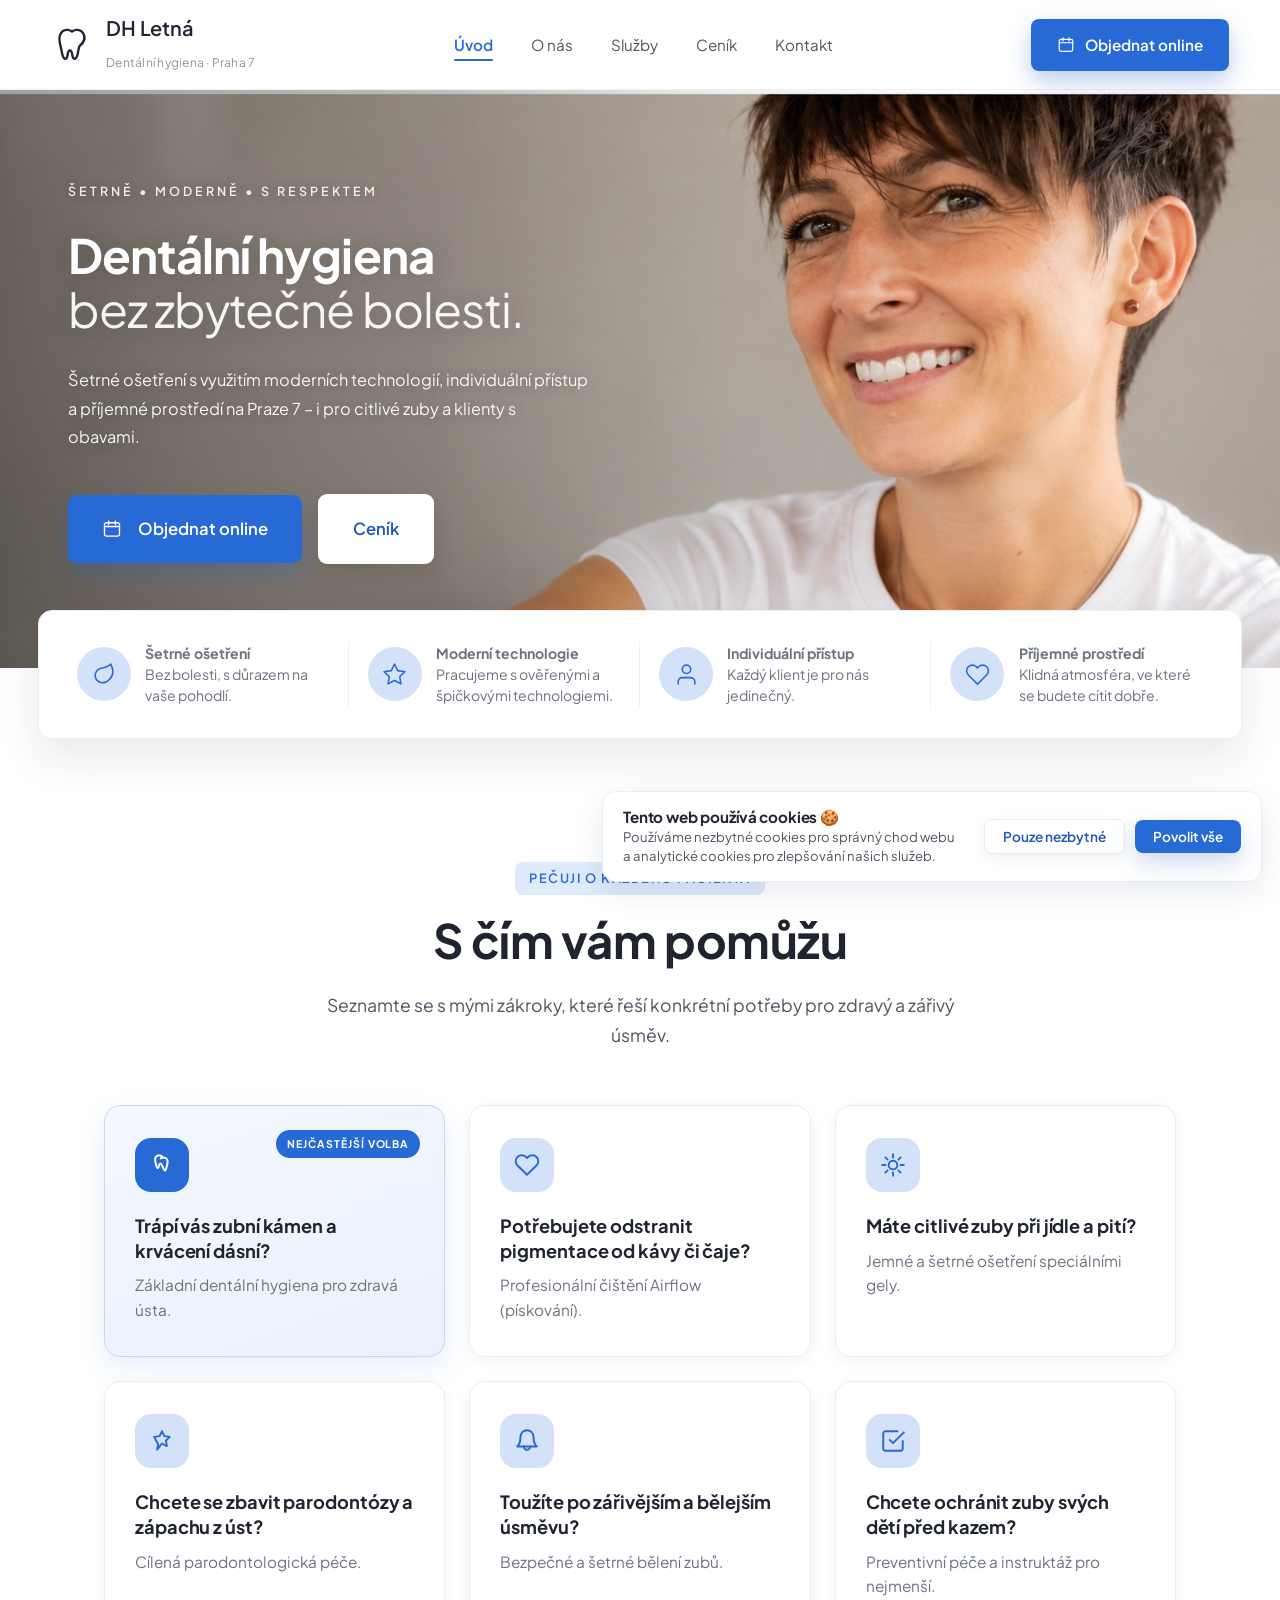
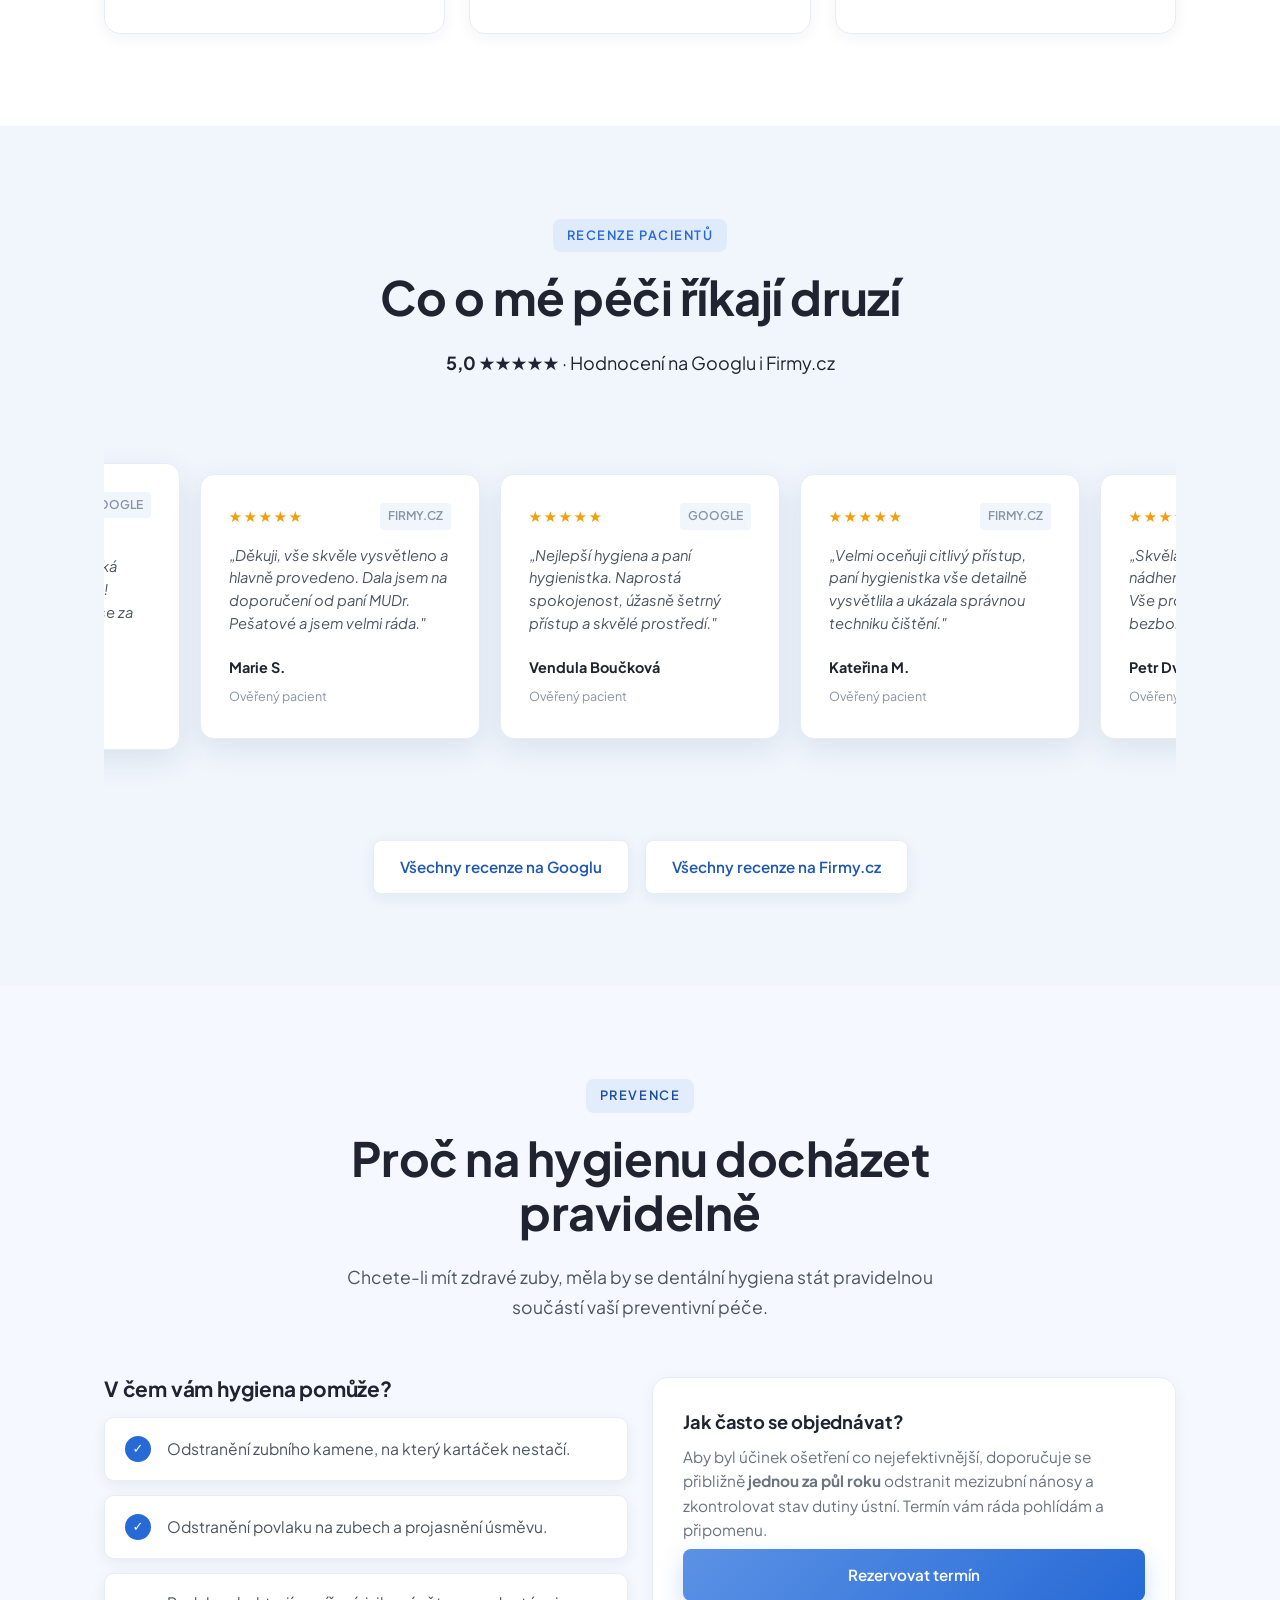
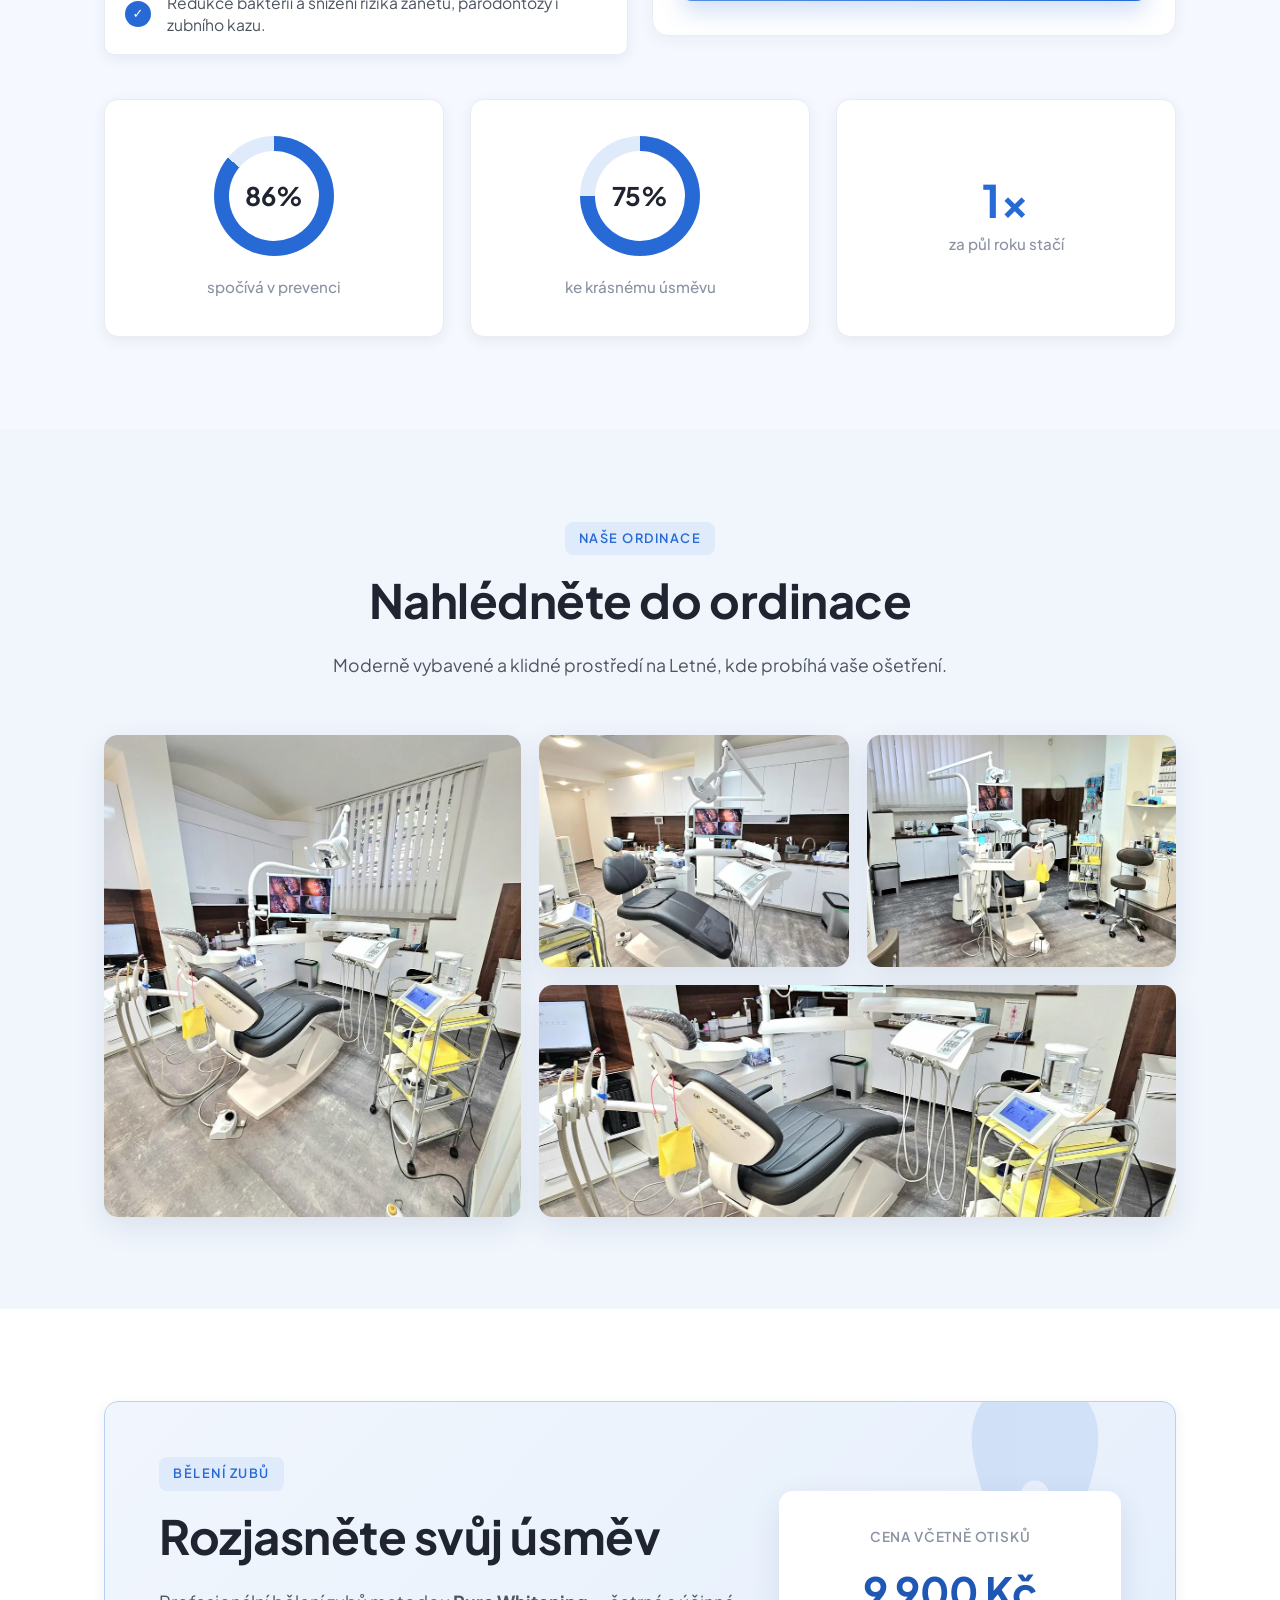
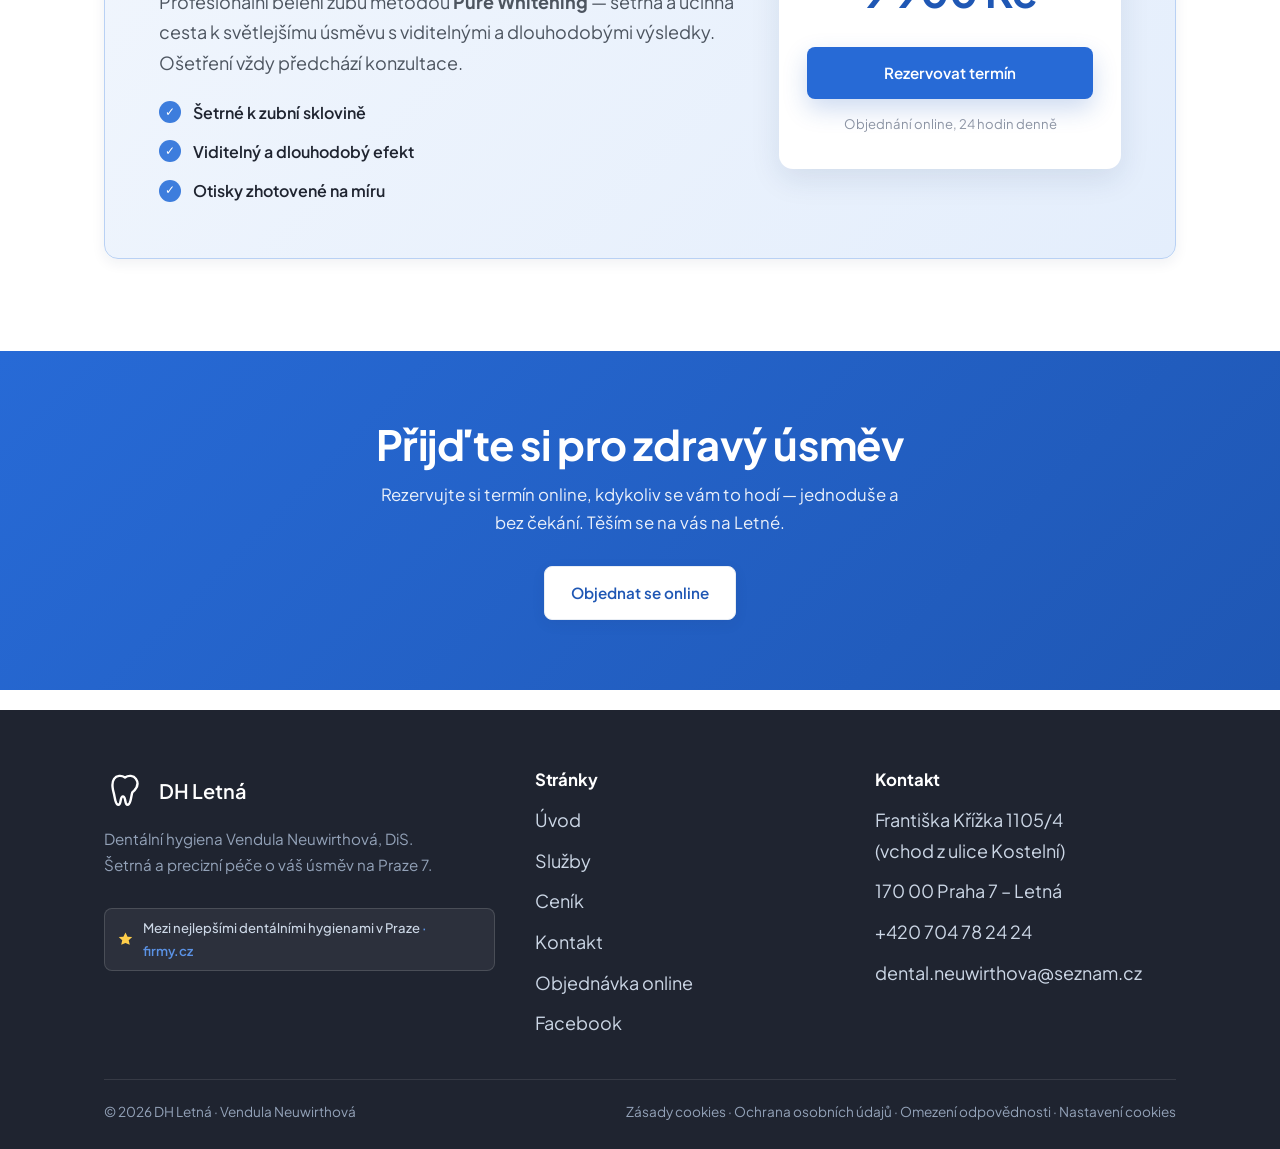
<file: index.html>
<!DOCTYPE html>
<html lang="cs">
<head>
<meta charset="UTF-8">
<meta name="viewport" content="width=device-width, initial-scale=1.0">
<title>Dentální hygiena Praha 7 – Letná | Vendula Neuwirthová</title>
<meta name="description" content="Dentální hygiena na Letné, Praha 7. Šetrné ošetření pro dospělé i děti – Air Flow, bělení Pure Whitening, péče o parodont. Objednejte se online.">
<link rel="canonical" href="https://dh-letna.cz/">
<meta name="robots" content="index, follow, max-image-preview:large">
<meta name="author" content="Vendula Neuwirthová">
<meta name="theme-color" content="#276ad6">
<meta name="geo.region" content="CZ-10">
<meta name="geo.placename" content="Praha 7 – Letná">
<meta name="geo.position" content="50.0980;14.4300">
<meta name="ICBM" content="50.0980, 14.4300">
<meta property="og:type" content="website">
<meta property="og:locale" content="cs_CZ">
<meta property="og:site_name" content="DH Letná – dentální hygiena">
<meta property="og:title" content="Dentální hygiena Praha 7 – Letná | Vendula Neuwirthová">
<meta property="og:description" content="Šetrná a precizní dentální hygiena na Letné pro dospělé i děti. Objednejte se online.">
<meta property="og:url" content="https://dh-letna.cz/">
<meta property="og:image" content="https://dh-letna.cz/assets/img/og-share.jpg">
<meta property="og:image:width" content="1800">
<meta property="og:image:height" content="1200">
<meta name="twitter:card" content="summary_large_image">
<meta name="twitter:title" content="Dentální hygiena Praha 7 – Letná | Vendula Neuwirthová">
<meta name="twitter:description" content="Šetrná a precizní dentální hygiena na Letné pro dospělé i děti. Objednejte se online.">
<meta name="twitter:image" content="https://dh-letna.cz/assets/img/og-share.jpg">
<link rel="preconnect" href="https://fonts.googleapis.com">
<link rel="preconnect" href="https://fonts.gstatic.com" crossorigin>
<link rel="preload" as="style" href="https://fonts.googleapis.com/css2?family=Plus+Jakarta+Sans:wght@300;400;500;600;700;800&family=Nunito:wght@300;400;600;700&display=swap" onload="this.onload=null;this.rel='stylesheet'">
<noscript><link rel="stylesheet" href="https://fonts.googleapis.com/css2?family=Plus+Jakarta+Sans:wght@300;400;500;600;700;800&family=Nunito:wght@300;400;600;700&display=swap"></noscript>
<link rel="preload" as="image" href="assets/img/hero-bg-mobile.jpg" media="(max-width: 860px)" fetchpriority="high">
<link rel="preload" as="image" href="assets/img/hero-bg.jpg" media="(min-width: 861px)" fetchpriority="high">
<link rel="stylesheet" href="assets/style.css">
<link rel="icon" href="/favicon.ico" sizes="any">
<link rel="icon" type="image/png" sizes="192x192" href="/assets/img/icon-192.png">
<link rel="apple-touch-icon" href="/assets/img/apple-touch-icon.png">
<link rel="manifest" href="/site.webmanifest">
<script type="application/ld+json">
{
  "@context": "https://schema.org",
  "@type": ["Dentist", "LocalBusiness"],
  "@id": "https://dh-letna.cz/#business",
  "name": "Dentální hygiena Letná – Vendula Neuwirthová",
  "description": "Dentální hygiena na Letné (Praha 7) – šetrné a precizní ošetření pro dospělé i děti, Air Flow, bělení Pure Whitening a péče o parodont.",
  "image": "https://dh-letna.cz/assets/img/og-share.jpg",
  "url": "https://dh-letna.cz/",
  "telephone": "+420704782424",
  "email": "dental.neuwirthova@seznam.cz",
  "priceRange": "1350–9900 Kč",
  "currenciesAccepted": "CZK",
  "address": {
    "@type": "PostalAddress",
    "streetAddress": "Františka Křížka 1105/4",
    "addressLocality": "Praha 7 – Letná",
    "postalCode": "170 00",
    "addressCountry": "CZ"
  },
  "geo": { "@type": "GeoCoordinates", "latitude": 50.0980, "longitude": 14.4300 },
  "areaServed": { "@type": "City", "name": "Praha" },
  "medicalSpecialty": "Dentistry",
  "award": "Mezi nejlepšími dentálními hygienami v Praze (firmy.cz)",
  "aggregateRating": { "@type": "AggregateRating", "ratingValue": "5.0", "reviewCount": "11" },
  "founder": { "@type": "Person", "name": "Vendula Neuwirthová, DiS." },
  "sameAs": [
    "https://www.facebook.com/dentalneuwirthova/",
    "https://www.firmy.cz/detail/13346039-dentalni-hygiena-holesovice-letna-vendula-neuwirthova-praha-holesovice.html"
  ],
  "potentialAction": {
    "@type": "ReserveAction",
    "target": "https://dh-letna.xdent.cz",
    "name": "Objednat se online"
  }
}
</script>
</head>
<body>

  <!-- Cookie lišta -->
<div id="cookie-banner" class="cookie-banner" style="display: none;">
  <div class="cookie-banner__content">
    <div class="cookie-banner__text">
      <h4>Tento web používá cookies 🍪</h4>
      <p>Používáme nezbytné cookies pro správný chod webu a analytické cookies pro zlepšování našich služeb.</p>
    </div>
    <div class="cookie-banner__actions">
      <button id="cookie-accept-necessary" class="btn btn--ghost btn--sm">Pouze nezbytné</button>
      <button id="cookie-accept-all" class="btn btn--primary btn--sm">Povolit vše</button>
    </div>
  </div>
</div>

<script>
  (function () {
    var banner = document.getElementById('cookie-banner');
    var root   = document.documentElement;
    if (!banner) return;

    // lišta si „odsune“ místo, aby nepřekrývala pruh s benefity
    function space(on) {
      root.style.setProperty('--cookie-space', on ? (banner.offsetHeight + 34) + 'px' : '0px');
    }
    function show() { banner.style.display = 'block'; space(true); }
    function hide(volba) {
      try { localStorage.setItem('dh_cookie_consent', volba); } catch (e) {}
      banner.style.display = 'none';
      space(false);
    }

    var ulozeno = null;
    try { ulozeno = localStorage.getItem('dh_cookie_consent'); } catch (e) {}
    if (!ulozeno) show();

    document.getElementById('cookie-accept-all').addEventListener('click', function () { hide('all'); });
    document.getElementById('cookie-accept-necessary').addEventListener('click', function () { hide('necessary'); });

    // odkaz „Nastavení cookies“ v patičce lištu znovu zobrazí
    document.addEventListener('click', function (e) {
      var odkaz = e.target.closest ? e.target.closest('.js-cookie-settings') : null;
      if (!odkaz) return;
      e.preventDefault();
      try { localStorage.removeItem('dh_cookie_consent'); } catch (err) {}
      show();
      banner.scrollIntoView({ block: 'nearest' });
    });
  })();
</script>

<!-- ============ HEADER ============ -->
<div class="topbar">
  <div class="wrap">
    <a class="topbar__badge" href="https://www.firmy.cz/nejlepsi/Prvni-pomoc-a-zdravotnictvi/Zdravotnicke-sluzby/Zdravotnicka-zarizeni/Lekarske-ordinace/Stomatologicke-ordinace/Dentalni-hygiena/kraj-praha" target="_blank" rel="noopener">
      <svg viewBox="0 0 24 24" aria-hidden="true"><path d="M12 2l2.9 6 6.6.6-5 4.3 1.5 6.5L12 16.8 5.9 19.4 7.4 12.9l-5-4.3L9 8z" fill="currentColor"/></svg>
      <span class="topbar__long">Mezi nejlepšími dentálními hygienami v Praze</span>
      <span class="topbar__short">Nejlepší dentální hygiena v Praze</span>
      <b>· firmy.cz</b>
    </a>
  </div>
</div>
<header class="site-header">
  <div class="wrap">
    <nav class="nav" aria-label="Hlavní navigace">
      <a class="brand" href="/" aria-label="DH Letná – úvod">
        <span class="brand__logo" aria-hidden="true">
          <svg viewBox="0 0 24 24" fill="none"><path d="M12 3.5c-2.2-1.6-5.4-1.4-6.9.8C3.4 6.8 4 10 4.8 12.9c.5 1.8.7 3.6 1.2 5.4.3 1.1.7 2.4 1.8 2.4 1.2 0 1.3-1.8 1.5-3 .2-1.1.5-2.3 1.4-2.3.9 0 1.2 1.2 1.4 2.3.2 1.2.3 3 1.5 3 1.1 0 1.5-1.3 1.8-2.4.5-1.8.7-3.6 1.2-5.4C20 10 20.6 6.8 18.9 4.3 17.4 2.1 14.2 1.9 12 3.5Z" fill="none" stroke="currentColor" stroke-width="1.5" stroke-linejoin="round" stroke-linecap="round"/></svg>
        </span>
        <span>
          <span class="brand__name">DH&nbsp;Letná</span><br>
          <span class="brand__sub">Dentální hygiena · Praha 7</span>
        </span>
      </a>
      <ul class="nav__links">
        <li><a href="/" class="is-active">Úvod</a></li>
        <li><a href="o-mne/">O nás</a></li>
        <li><a href="#sluzby">Služby</a></li>
        <li><a href="cenik/">Ceník</a></li>
        <li><a href="kontakt/">Kontakt</a></li>
      </ul>
      <div class="nav__cta">
        <a class="btn btn--primary" href="https://dh-letna.xdent.cz" target="_blank" rel="noopener"><svg viewBox="0 0 24 24" fill="none" width="18" height="18" aria-hidden="true"><rect x="3" y="4.5" width="18" height="16" rx="2.5" stroke="currentColor" stroke-width="1.6"/><path d="M3 9h18M8 2.5v4M16 2.5v4" stroke="currentColor" stroke-width="1.6" stroke-linecap="round"/></svg>Objednat online</a>
        <button class="nav__toggle" aria-label="Menu"><span></span><span></span><span></span></button>
      </div>
    </nav>
  </div>
</header>

<main id="obsah">


<!-- ============ HERO ============ -->
<section class="hero">
  <div class="hero__bg" role="img" aria-label="Vendula Neuwirthová – dentální hygienistka, ordinace na Letné"></div>
  <div class="wrap">
    <div class="hero__copy">
      <span class="eyebrow">ŠETRNĚ • MODERNĚ • S RESPEKTEM</span>
      <h1 class="hero__title">
        Dentální hygiena<br>
        <span>bez zbytečné bolesti.</span>
      </h1>
      <p class="lead">Šetrné ošetření s využitím moderních technologií, individuální přístup a příjemné prostředí na Praze 7 – i pro citlivé zuby a klienty s obavami.</p>
      <div class="hero__actions">
        <a class="btn btn--primary btn--lg" href="https://dh-letna.xdent.cz" target="_blank" rel="noopener">
          <svg viewBox="0 0 24 24" fill="none" width="20" height="20" aria-hidden="true" style="margin-right:6px;"><rect x="3" y="4.5" width="18" height="16" rx="2.5" stroke="currentColor" stroke-width="1.6"/><path d="M3 9h18M8 2.5v4M16 2.5v4" stroke="currentColor" stroke-width="1.6" stroke-linecap="round"/></svg>
          Objednat online
        </a>
        <a class="btn btn--ghost btn--lg" href="cenik/">Ceník</a>
      </div>
    </div>
  </div>
</section>

<!-- ============ HERO FEATURES ============ -->
<section class="hero-features">
  <div class="wrap">
    <div class="hero-features__grid">
      <div class="hero-feature">
        <div class="hero-feature__icon">
          <svg viewBox="0 0 24 24" fill="none" stroke="currentColor" stroke-width="1.5" stroke-linecap="round" stroke-linejoin="round"><path d="M11 20A7 7 0 0 1 9.8 6.1C15.5 5 17 4.4 19 2c1 2 2 4.12 2 7 0 6-5.5 11-10 11z"/></svg>
        </div>
        <div class="hero-feature__text">
          <p class="hero-feature__title">Šetrné ošetření</p>
          <p>Bez bolesti, s důrazem na vaše pohodlí.</p>
        </div>
      </div>

      <div class="hero-feature">
        <div class="hero-feature__icon">
          <svg viewBox="0 0 24 24" fill="none" stroke="currentColor" stroke-width="1.5" stroke-linecap="round" stroke-linejoin="round"><polygon points="12 2 15.09 8.26 22 9.27 17 14.14 18.18 21.02 12 17.77 5.82 21.02 7 14.14 2 9.27 8.91 8.26 12 2"/></svg>
        </div>
        <div class="hero-feature__text">
          <p class="hero-feature__title">Moderní technologie</p>
          <p>Pracujeme s ověřenými a špičkovými technologiemi.</p>
        </div>
      </div>

      <div class="hero-feature">
        <div class="hero-feature__icon">
          <svg viewBox="0 0 24 24" fill="none" stroke="currentColor" stroke-width="1.5" stroke-linecap="round" stroke-linejoin="round"><path d="M20 21v-2a4 4 0 0 0-4-4H8a4 4 0 0 0-4 4v2"/><circle cx="12" cy="7" r="4"/></svg>
        </div>
        <div class="hero-feature__text">
          <p class="hero-feature__title">Individuální přístup</p>
          <p>Každý klient je pro nás jedinečný.</p>
        </div>
      </div>

      <div class="hero-feature">
        <div class="hero-feature__icon">
          <svg viewBox="0 0 24 24" fill="none" stroke="currentColor" stroke-width="1.5" stroke-linecap="round" stroke-linejoin="round"><path d="M20.84 4.61a5.5 5.5 0 0 0-7.78 0L12 5.67l-1.06-1.06a5.5 5.5 0 0 0-7.78 7.78l1.06 1.06L12 21.23l7.78-7.78 1.06-1.06a5.5 5.5 0 0 0 0-7.8z"/></svg>
        </div>
        <div class="hero-feature__text">
          <p class="hero-feature__title">Příjemné prostředí</p>
          <p>Klidná atmosféra, ve které se budete cítit dobře.</p>
        </div>
      </div>
    </div>
  </div>
</section>

<!-- ============ SLUŽBY (PROBLÉM ➔ ŘEŠENÍ) ============ -->
<section class="section" id="sluzby">
  <div class="wrap">
    <div class="section-head reveal">
      <span class="eyebrow">Pečuji o každého pacienta</span>
      <h2>S čím vám pomůžu</h2>
      <p>Seznamte se s mými zákroky, které řeší konkrétní potřeby pro zdravý a zářivý úsměv.</p>
    </div>
    <div class="grid grid--3">
      <!-- Hlavní zvýrazněná karta -->
      <div class="card card--featured reveal">
        <span class="card__icon"><svg viewBox="0 0 24 24" fill="none" stroke="currentColor" stroke-width="1.8" stroke-linecap="round" stroke-linejoin="round"><path d="M12 4c-2-1.5-5-1-6 1s0 5 .6 7c.4 1.4.5 3 1.4 3s1-1.3 1.2-2.4c.2-1 .4-1.9 1.4-1.9s1.2.9 1.4 1.9C13.6 15.7 13.9 17 14.8 17s1-1.6 1.4-3c.6-2 1.6-5 .6-7s-4-2.5-6-1Z"/></svg></span>
        <span class="card__tag">Nejčastější volba</span>
        <h3>Trápí vás zubní kámen a krvácení dásní?</h3>
        <p>Základní dentální hygiena pro zdravá ústa.</p>
      </div>
      <div class="card reveal">
        <span class="card__icon"><svg viewBox="0 0 24 24" fill="none" stroke="currentColor" stroke-width="1.8" stroke-linecap="round" stroke-linejoin="round"><path d="M20.8 4.6a5.5 5.5 0 0 0-7.8 0L12 5.6l-1-1a5.5 5.5 0 0 0-7.8 7.8l1 1L12 21l7.8-7.6 1-1a5.5 5.5 0 0 0 0-7.8Z"/></svg></span>
        <h3>Potřebujete odstranit pigmentace od kávy či čaje?</h3>
        <p>Profesionální čištění Airflow (pískování).</p>
      </div>
      <div class="card reveal">
        <span class="card__icon"><svg viewBox="0 0 24 24" fill="none" stroke="currentColor" stroke-width="1.8" stroke-linecap="round" stroke-linejoin="round"><path d="M12 2v3M12 19v3M2 12h3M19 12h3M5 5l2 2M17 17l2 2M19 5l-2 2M7 17l-2 2"/><circle cx="12" cy="12" r="4"/></svg></span>
        <h3>Máte citlivé zuby při jídle a pití?</h3>
        <p>Jemné a šetrné ošetření speciálními gely.</p>
      </div>
      <div class="card reveal">
        <span class="card__icon"><svg viewBox="0 0 24 24" fill="none" stroke="currentColor" stroke-width="1.8" stroke-linecap="round" stroke-linejoin="round"><path d="M12 3l2.2 4.5 5 .7-3.6 3.5.9 5-4.5-2.4L7.5 20l.9-5L4.8 8.2l5-.7L12 3Z"/></svg></span>
        <h3>Chcete se zbavit parodontózy a zápachu z úst?</h3>
        <p>Cílená parodontologická péče.</p>
      </div>
      <div class="card reveal">
        <span class="card__icon"><svg viewBox="0 0 24 24" fill="none" stroke="currentColor" stroke-width="1.8" stroke-linecap="round" stroke-linejoin="round"><path d="M18 8a6 6 0 0 0-12 0c0 7-3 9-3 9h18s-3-2-3-9"/><path d="M9 17a3 3 0 0 0 6 0"/></svg></span>
        <h3>Toužíte po zářivějším a bělejším úsměvu?</h3>
        <p>Bezpečné a šetrné bělení zubů.</p>
      </div>
      <div class="card reveal">
        <span class="card__icon"><svg viewBox="0 0 24 24" fill="none" stroke="currentColor" stroke-width="1.8" stroke-linecap="round" stroke-linejoin="round"><path d="M9 11l3 3L22 4"/><path d="M21 12v7a2 2 0 0 1-2 2H5a2 2 0 0 1-2-2V5a2 2 0 0 1 2-2h11"/></svg></span>
        <h3>Chcete ochránit zuby svých dětí před kazem?</h3>
        <p>Preventivní péče a instruktáž pro nejmenší.</p>
      </div>
    </div>
  </div>
</section>

<!-- ============ RECENZE (VĚJÍŘ) ============ -->
<section class="section section--tint" id="recenze">
  <div class="wrap">
    <div class="section-head reveal">
      <span class="eyebrow">Recenze pacientů</span>
      <h2>Co o mé péči říkají druzí</h2>
      <div class="reviews-rating"><b>5,0</b> ★★★★★ · Hodnocení na Googlu i Firmy.cz</div>
    </div>

    <div class="review-fan-container reveal">
      <div class="review-fan-track">
        <div class="review-card" style="--rot: -6deg; --tx: -40px;">
          <div class="review-card__top">
            <span class="review-stars">★★★★★</span>
            <span class="review-source">Google</span>
          </div>
          <p class="review-card__text">„Maximálně perfektní, profesionální péče, vysoká erudice a skvělý přístup !!! 100/10 !!!! Děkuji a těším se za půl roku."</p>
          <div class="review-card__author">
            <b>Eva Křečková</b>
            <span>Ověřený pacient</span>
          </div>
        </div>

        <div class="review-card" style="--rot: -2deg; --tx: -15px;">
          <div class="review-card__top">
            <span class="review-stars">★★★★★</span>
            <span class="review-source">Firmy.cz</span>
          </div>
          <p class="review-card__text">„Děkuji, vše skvěle vysvětleno a hlavně provedeno. Dala jsem na doporučení od paní MUDr. Pešatové a jsem velmi ráda."</p>
          <div class="review-card__author">
            <b>Marie S.</b>
            <span>Ověřený pacient</span>
          </div>
        </div>

        <div class="review-card" style="--rot: 0deg; --tx: 0px;">
          <div class="review-card__top">
            <span class="review-stars">★★★★★</span>
            <span class="review-source">Google</span>
          </div>
          <p class="review-card__text">„Nejlepší hygiena a paní hygienistka. Naprostá spokojenost, úžasně šetrný přístup a skvělé prostředí."</p>
          <div class="review-card__author">
            <b>Vendula Boučková</b>
            <span>Ověřený pacient</span>
          </div>
        </div>

        <div class="review-card" style="--rot: 2deg; --tx: 15px;">
          <div class="review-card__top">
            <span class="review-stars">★★★★★</span>
            <span class="review-source">Firmy.cz</span>
          </div>
          <p class="review-card__text">„Velmi oceňuji citlivý přístup, paní hygienistka vše detailně vysvětlila a ukázala správnou techniku čištění."</p>
          <div class="review-card__author">
            <b>Kateřina M.</b>
            <span>Ověřený pacient</span>
          </div>
        </div>

        <div class="review-card" style="--rot: 6deg; --tx: 40px;">
          <div class="review-card__top">
            <span class="review-stars">★★★★★</span>
            <span class="review-source">Google</span>
          </div>
          <p class="review-card__text">„Skvělá práce, ordinace je nádherná a moderně vybavená. Vše proběhlo naprosto bezbolestně."</p>
          <div class="review-card__author">
            <b>Petr Dvořák</b>
            <span>Ověřený pacient</span>
          </div>
        </div>
      </div>
    </div>

    <div class="reviews-actions reveal" style="margin-top: 40px; text-align: center; display: flex; justify-content: center; gap: 16px; flex-wrap: wrap;">
      <a class="btn btn--ghost" href="https://www.google.com/maps/search/Dent%C3%A1ln%C3%AD+hygiena+Hole%C5%A1ovice,+Letn%C3%A1+-+Vendula+Neuwirthov%C3%A1" target="_blank" rel="noopener">Všechny recenze na Googlu</a>
      <a class="btn btn--ghost" href="https://www.firmy.cz/detail/13346039-dentalni-hygiena-holesovice-letna-vendula-neuwirthova-praha-holesovice.html" target="_blank" rel="noopener">Všechny recenze na Firmy.cz</a>
    </div>
  </div>
</section>

<!-- ============ PROČ PRAVIDELNĚ ============ -->
<section class="section section--peach" id="proc">
  <div class="wrap">
    <div class="section-head reveal">
      <span class="eyebrow eyebrow--coral">Prevence</span>
      <h2>Proč na hygienu docházet pravidelně</h2>
      <p>Chcete-li mít zdravé zuby, měla by se dentální hygiena stát pravidelnou součástí vaší preventivní péče.</p>
    </div>
    <div class="grid grid--2" style="align-items:start;">
      <div class="reveal">
        <h3 style="margin-bottom:16px;">V čem vám hygiena pomůže?</h3>
        <ul class="checklist">
          <li><span class="tick">✓</span><span class="txt">Odstranění zubního kamene, na který kartáček nestačí.</span></li>
          <li><span class="tick">✓</span><span class="txt">Odstranění povlaku na zubech a projasnění úsměvu.</span></li>
          <li><span class="tick">✓</span><span class="txt">Redukce bakterií a snížení rizika zánětu, parodontózy i zubního kazu.</span></li>
        </ul>
      </div>
      <div class="reveal">
        <div class="card" style="background:#fff;">
          <h3>Jak často se objednávat?</h3>
          <p>Aby byl účinek ošetření co nejefektivnější, doporučuje se přibližně <strong>jednou za půl roku</strong> odstranit mezizubní nánosy a zkontrolovat stav dutiny ústní. Termín vám ráda pohlídám a připomenu.</p>
          <a class="btn btn--mint" href="https://dh-letna.xdent.cz" target="_blank" rel="noopener" style="margin-top:6px;">Rezervovat termín</a>
        </div>
      </div>
    </div>

    <div class="stats" style="margin-top:44px;">
      <div class="stat reveal">
        <div class="ring" data-p="90" style="--p:0"><b>0%</b></div>
        <span>spočívá v prevenci</span>
      </div>
      <div class="stat reveal">
        <div class="ring" data-p="75" style="--p:0"><b>0%</b></div>
        <span>ke krásnému úsměvu</span>
      </div>
      <div class="stat reveal">
        <b>1×</b>
        <span>za půl roku stačí</span>
      </div>
    </div>
  </div>
</section>

<!-- ============ GALERIE ORDINACE ============ -->
<section class="section section--tint" id="ordinace">
  <div class="wrap">
    <div class="section-head reveal">
      <span class="eyebrow">Naše ordinace</span>
      <h2>Nahlédněte do ordinace</h2>
      <p>Moderně vybavené a klidné prostředí na Letné, kde probíhá vaše ošetření.</p>
    </div>
    <div class="gallery-grid reveal">
      <div class="photo g-big" data-label="Záběr ordinace">
        <picture>
          <source srcset="assets/img/ordinace-1.webp" type="image/webp">
          <img src="assets/img/ordinace-1.jpg" alt="Moderní ordinace dentální hygieny na Letné" width="940" height="1253" loading="lazy" decoding="async">
        </picture>
      </div>
      <div class="photo" data-label="Záběr ordinace">
        <picture>
          <source srcset="assets/img/ordinace-2.webp" type="image/webp">
          <img src="assets/img/ordinace-2.jpg" alt="Ošetřovna dentální hygieny Letná" width="700" height="933" loading="lazy" decoding="async">
        </picture>
      </div>
      <div class="photo" data-label="Záběr ordinace">
        <picture>
          <source srcset="assets/img/ordinace-3.webp" type="image/webp">
          <img src="assets/img/ordinace-3.jpg" alt="Vybavení a produkty v ordinaci" width="700" height="933" loading="lazy" decoding="async">
        </picture>
      </div>
      <div class="photo g-wide" data-label="Panorama ordinace">
        <picture>
          <source srcset="assets/img/ordinace-wide.webp" type="image/webp">
          <img src="assets/img/ordinace-wide.jpg" alt="Celkový pohled do ordinace dentální hygieny" width="1340" height="893" loading="lazy" decoding="async">
        </picture>
      </div>
    </div>
  </div>
</section>

<!-- ============ PROMO ============ -->
<section class="section">
  <div class="wrap">
    <div class="promo reveal">
      <svg class="promo__deco" viewBox="0 0 200 200" fill="#fff"><path d="M100 20c-18-13-44-11-56 8s-4 42 2 62c4 13 5 27 12 27s8-12 10-21 4-17 12-17 10 8 12 17 3 21 10 21 8-14 12-27c6-20 14-43 2-62s-38-21-56-8Z"/></svg>
      <div class="promo__grid">
        <div class="promo__content">
          <span class="eyebrow">Bělení zubů</span>
          <h2>Rozjasněte svůj úsměv</h2>
          <p>Profesionální bělení zubů metodou <strong>Pure Whitening</strong> — šetrná a účinná cesta k světlejšímu úsměvu s viditelnými a dlouhodobými výsledky. Ošetření vždy předchází konzultace.</p>
          <ul class="promo__list">
            <li>Šetrné k zubní sklovině</li>
            <li>Viditelný a dlouhodobý efekt</li>
            <li>Otisky zhotovené na míru</li>
          </ul>
        </div>
        <div class="promo__card">
          <span class="promo__card-label">Cena včetně otisků</span>
          <span class="promo__card-price"><!-- CENIK:PROMO:START -->9&nbsp;900&nbsp;Kč<!-- CENIK:PROMO:END --></span>
          <a class="btn btn--primary" href="https://dh-letna.xdent.cz/wizard/clinic-selection" target="_blank" rel="noopener">Rezervovat termín</a>
          <span class="promo__card-note">Objednání online, 24 hodin denně</span>
        </div>
      </div>
    </div>
  </div>
</section>

<!-- ============ CTA ============ -->
<section class="cta-band">
  <div class="wrap reveal">
    <h2>Přijďte si pro zdravý úsměv</h2>
    <p>Rezervujte si termín online, kdykoliv se vám to hodí — jednoduše a bez čekání. Těším se na vás na Letné.</p>
    <a class="btn btn--ghost" href="https://dh-letna.xdent.cz" target="_blank" rel="noopener">Objednat se online</a>
  </div>
</section>

<!-- ============ FOOTER ============ -->
</main>

<footer class="site-footer">
  <div class="wrap">
    <div class="footer__grid">
      <div class="footer__brand">
        <div class="brand" style="margin-bottom:14px;">
          <span class="brand__logo" aria-hidden="true">
            <svg viewBox="0 0 24 24" fill="none"><path d="M12 3.5c-2.2-1.6-5.4-1.4-6.9.8C3.4 6.8 4 10 4.8 12.9c.5 1.8.7 3.6 1.2 5.4.3 1.1.7 2.4 1.8 2.4 1.2 0 1.3-1.8 1.5-3 .2-1.1.5-2.3 1.4-2.3.9 0 1.2 1.2 1.4 2.3.2 1.2.3 3 1.5 3 1.1 0 1.5-1.3 1.8-2.4.5-1.8.7-3.6 1.2-5.4C20 10 20.6 6.8 18.9 4.3 17.4 2.1 14.2 1.9 12 3.5Z" fill="none" stroke="currentColor" stroke-width="1.5" stroke-linejoin="round" stroke-linecap="round"/></svg>
          </span>
          <span class="brand__name">DH&nbsp;Letná</span>
        </div>
        <p>Dentální hygiena Vendula Neuwirthová, DiS.<br>Šetrná a precizní péče o váš úsměv na Praze 7.</p>
        <a class="footer__badge" href="https://www.firmy.cz/nejlepsi/Prvni-pomoc-a-zdravotnictvi/Zdravotnicke-sluzby/Zdravotnicka-zarizeni/Lekarske-ordinace/Stomatologicke-ordinace/Dentalni-hygiena/kraj-praha" target="_blank" rel="noopener"><svg viewBox="0 0 24 24" aria-hidden="true"><path d="M12 2l2.9 6 6.6.6-5 4.3 1.5 6.5L12 16.8 5.9 19.4 7.4 12.9l-5-4.3L9 8z" fill="currentColor"/></svg><span>Mezi nejlepšími dentálními hygienami v Praze <b>· firmy.cz</b></span></a>
      </div>
      <div>
        <h4>Stránky</h4>
        <ul class="footer__links">
          <li><a href="/">Úvod</a></li>
          <li><a href="#sluzby">Služby</a></li>
          <li><a href="cenik/">Ceník</a></li>
          <li><a href="kontakt/">Kontakt</a></li>
          <li><a href="https://dh-letna.xdent.cz" target="_blank" rel="noopener">Objednávka online</a></li>
          <li><a class="fb" href="https://www.facebook.com/dentalneuwirthova/?locale=cs_CZ" target="_blank" rel="noopener">Facebook</a></li>
        </ul>
      </div>
      <div>
        <h4>Kontakt</h4>
        <ul class="footer__links">
          <li>Františka Křížka 1105/4<br>(vchod z ulice Kostelní)</li>
          <li>170 00 Praha 7 – Letná</li>
          <li><a href="tel:+420704782424">+420 704 78 24 24</a></li>
          <li><a href="mailto:dental.neuwirthova@seznam.cz">dental.neuwirthova@seznam.cz</a></li>
        </ul>
      </div>
    </div>
    <div class="footer__bottom">
      <span>© 2026 DH Letná · Vendula Neuwirthová</span>
      <span><a href="/zasady-cookies-eu/">Zásady cookies</a> · <a href="/politika-ochrany-osobnich-udaju/">Ochrana osobních údajů</a> · <a href="/omezeni-odpovednosti/">Omezení odpovědnosti</a> · <a class="js-cookie-settings" href="/zasady-cookies-eu/">Nastavení cookies</a></span>
    </div>
  </div>
</footer>

<script src="assets/main.js"></script>
</body>
</html>
</file>
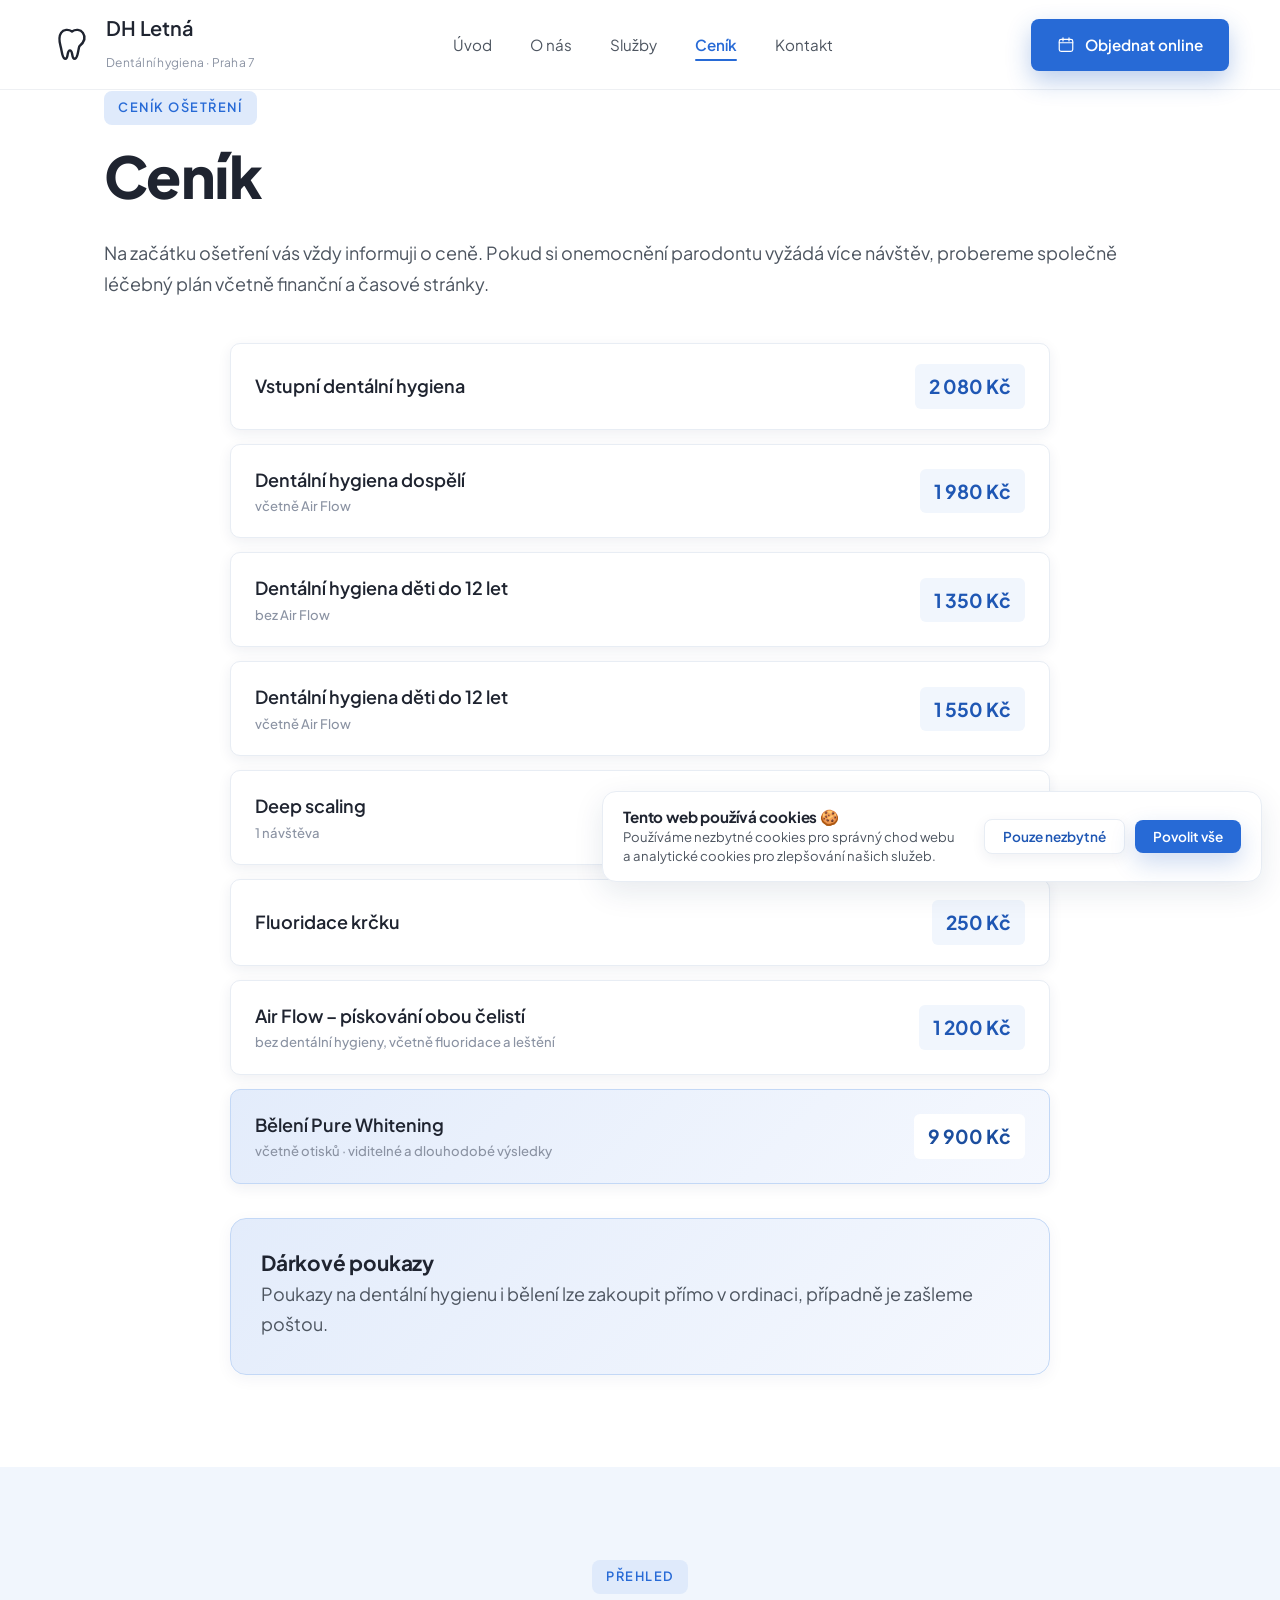
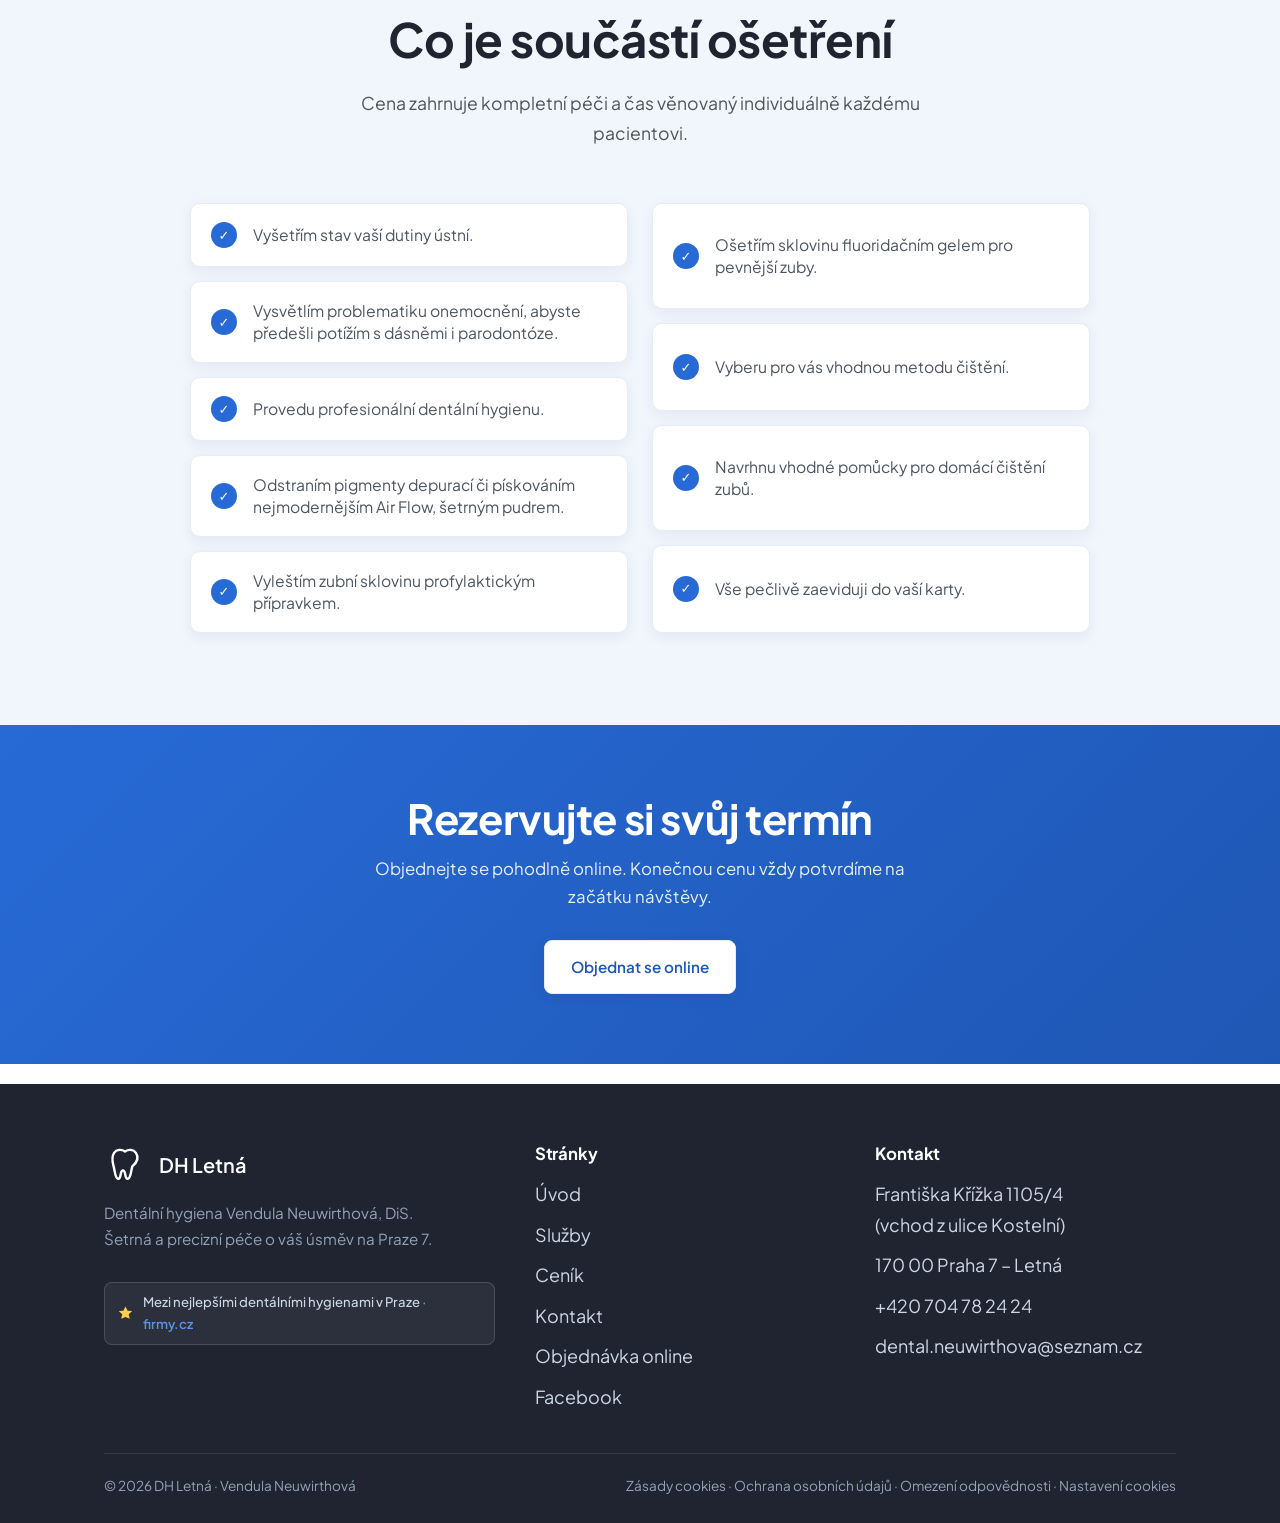
<file: cenik/index.html>
<!DOCTYPE html>
<html lang="cs">
<head>
<meta charset="UTF-8">
<meta name="viewport" content="width=device-width, initial-scale=1.0">
<title>Ceník dentální hygieny – Praha 7 Letná | Vendula Neuwirthová</title>
<meta name="description" content="Ceník dentální hygieny na Letné (Praha 7): vstupní hygiena od 2 080 Kč, ošetření dětí, Air Flow, deep scaling, fluoridace a bělení Pure Whitening 9 900 Kč.">
<link rel="canonical" href="https://dh-letna.cz/cenik/">
<meta name="robots" content="index, follow, max-image-preview:large">
<meta name="theme-color" content="#276ad6">
<meta property="og:type" content="website">
<meta property="og:locale" content="cs_CZ">
<meta property="og:site_name" content="DH Letná – dentální hygiena">
<meta property="og:title" content="Ceník dentální hygieny – Praha 7 Letná">
<meta property="og:description" content="Přehledný ceník dentální hygieny na Letné – hygiena dospělých i dětí, Air Flow, bělení Pure Whitening.">
<meta property="og:url" content="https://dh-letna.cz/cenik/">
<meta property="og:image" content="https://dh-letna.cz/assets/img/og-share.jpg">
<meta name="twitter:card" content="summary_large_image">
<meta name="twitter:title" content="Ceník dentální hygieny – Praha 7 Letná">
<meta name="twitter:description" content="Přehledný ceník dentální hygieny na Letné – hygiena dospělých i dětí, Air Flow, bělení Pure Whitening.">
<meta name="twitter:image" content="https://dh-letna.cz/assets/img/og-share.jpg">
<link rel="preconnect" href="https://fonts.googleapis.com">
<link rel="preconnect" href="https://fonts.gstatic.com" crossorigin>
<link rel="preload" as="style" href="https://fonts.googleapis.com/css2?family=Plus+Jakarta+Sans:wght@300;400;500;600;700;800&family=Nunito:wght@300;400;600;700&display=swap" onload="this.onload=null;this.rel='stylesheet'">
<noscript><link rel="stylesheet" href="https://fonts.googleapis.com/css2?family=Plus+Jakarta+Sans:wght@300;400;500;600;700;800&family=Nunito:wght@300;400;600;700&display=swap"></noscript>
<link rel="stylesheet" href="../assets/style.css">
<link rel="icon" href="/favicon.ico" sizes="any">
<link rel="icon" type="image/png" sizes="192x192" href="/assets/img/icon-192.png">
<link rel="apple-touch-icon" href="/assets/img/apple-touch-icon.png">
<link rel="manifest" href="/site.webmanifest">
<script type="application/ld+json">
{
  "@context": "https://schema.org",
  "@type": "WebPage",
  "name": "Ceník dentální hygieny – DH Letná",
  "url": "https://dh-letna.cz/cenik/",
  "about": { "@type": "Dentist", "@id": "https://dh-letna.cz/#business", "name": "Dentální hygiena Letná – Vendula Neuwirthová" },
  "mainEntity": {
    "@type": "OfferCatalog",
    "name": "Ceník dentální hygieny",
    "itemListElement": [
      { "@type": "Offer", "priceCurrency": "CZK", "price": "2080", "itemOffered": { "@type": "Service", "name": "Vstupní dentální hygiena" } },
      { "@type": "Offer", "priceCurrency": "CZK", "price": "1980", "itemOffered": { "@type": "Service", "name": "Dentální hygiena dospělí včetně Air Flow" } },
      { "@type": "Offer", "priceCurrency": "CZK", "price": "1350", "itemOffered": { "@type": "Service", "name": "Dentální hygiena děti do 12 let bez Air Flow" } },
      { "@type": "Offer", "priceCurrency": "CZK", "price": "1550", "itemOffered": { "@type": "Service", "name": "Dentální hygiena děti do 12 let včetně Air Flow" } },
      { "@type": "Offer", "priceCurrency": "CZK", "price": "2500", "itemOffered": { "@type": "Service", "name": "Deep scaling (1 návštěva)" } },
      { "@type": "Offer", "priceCurrency": "CZK", "price": "250", "itemOffered": { "@type": "Service", "name": "Fluoridace krčku" } },
      { "@type": "Offer", "priceCurrency": "CZK", "price": "1200", "itemOffered": { "@type": "Service", "name": "Air Flow – pískování obou čelistí" } },
      { "@type": "Offer", "priceCurrency": "CZK", "price": "9900", "itemOffered": { "@type": "Service", "name": "Bělení Pure Whitening včetně otisků" } }
    ]
  }
}
</script>
<script type="application/ld+json">
{
  "@context": "https://schema.org",
  "@type": "BreadcrumbList",
  "itemListElement": [
    { "@type": "ListItem", "position": 1, "name": "Úvod", "item": "https://dh-letna.cz/" },
    { "@type": "ListItem", "position": 2, "name": "Ceník", "item": "https://dh-letna.cz/cenik/" }
  ]
}
</script>
</head>
<body>

  <!-- Cookie lišta -->
<div id="cookie-banner" class="cookie-banner" style="display: none;">
  <div class="cookie-banner__content">
    <div class="cookie-banner__text">
      <h4>Tento web používá cookies 🍪</h4>
      <p>Používáme nezbytné cookies pro správný chod webu a analytické cookies pro zlepšování našich služeb.</p>
    </div>
    <div class="cookie-banner__actions">
      <button id="cookie-accept-necessary" class="btn btn--ghost btn--sm">Pouze nezbytné</button>
      <button id="cookie-accept-all" class="btn btn--primary btn--sm">Povolit vše</button>
    </div>
  </div>
</div>

<script>
  (function () {
    var banner = document.getElementById('cookie-banner');
    var root   = document.documentElement;
    if (!banner) return;

    // lišta si „odsune“ místo, aby nepřekrývala pruh s benefity
    function space(on) {
      root.style.setProperty('--cookie-space', on ? (banner.offsetHeight + 34) + 'px' : '0px');
    }
    function show() { banner.style.display = 'block'; space(true); }
    function hide(volba) {
      try { localStorage.setItem('dh_cookie_consent', volba); } catch (e) {}
      banner.style.display = 'none';
      space(false);
    }

    var ulozeno = null;
    try { ulozeno = localStorage.getItem('dh_cookie_consent'); } catch (e) {}
    if (!ulozeno) show();

    document.getElementById('cookie-accept-all').addEventListener('click', function () { hide('all'); });
    document.getElementById('cookie-accept-necessary').addEventListener('click', function () { hide('necessary'); });

    // odkaz „Nastavení cookies“ v patičce lištu znovu zobrazí
    document.addEventListener('click', function (e) {
      var odkaz = e.target.closest ? e.target.closest('.js-cookie-settings') : null;
      if (!odkaz) return;
      e.preventDefault();
      try { localStorage.removeItem('dh_cookie_consent'); } catch (err) {}
      show();
      banner.scrollIntoView({ block: 'nearest' });
    });
  })();
</script>


<div class="topbar">
  <div class="wrap">
    <a class="topbar__badge" href="https://www.firmy.cz/nejlepsi/Prvni-pomoc-a-zdravotnictvi/Zdravotnicke-sluzby/Zdravotnicka-zarizeni/Lekarske-ordinace/Stomatologicke-ordinace/Dentalni-hygiena/kraj-praha" target="_blank" rel="noopener">
      <svg viewBox="0 0 24 24" aria-hidden="true"><path d="M12 2l2.9 6 6.6.6-5 4.3 1.5 6.5L12 16.8 5.9 19.4 7.4 12.9l-5-4.3L9 8z" fill="currentColor"/></svg>
      <span class="topbar__long">Mezi nejlepšími dentálními hygienami v Praze</span>
      <span class="topbar__short">Nejlepší dentální hygiena v Praze</span>
      <b>· firmy.cz</b>
    </a>
  </div>
</div>
<header class="site-header">
  <div class="wrap">
    <nav class="nav" aria-label="Hlavní navigace">
      <a class="brand" href="../" aria-label="DH Letná – úvod">
        <span class="brand__logo" aria-hidden="true">
          <svg viewBox="0 0 24 24" fill="none"><path d="M12 3.5c-2.2-1.6-5.4-1.4-6.9.8C3.4 6.8 4 10 4.8 12.9c.5 1.8.7 3.6 1.2 5.4.3 1.1.7 2.4 1.8 2.4 1.2 0 1.3-1.8 1.5-3 .2-1.1.5-2.3 1.4-2.3.9 0 1.2 1.2 1.4 2.3.2 1.2.3 3 1.5 3 1.1 0 1.5-1.3 1.8-2.4.5-1.8.7-3.6 1.2-5.4C20 10 20.6 6.8 18.9 4.3 17.4 2.1 14.2 1.9 12 3.5Z" fill="none" stroke="currentColor" stroke-width="1.5" stroke-linejoin="round" stroke-linecap="round"/></svg>
        </span>
        <span>
          <span class="brand__name">DH&nbsp;Letná</span><br>
          <span class="brand__sub">Dentální hygiena · Praha 7</span>
        </span>
      </a>
      <ul class="nav__links">
        <li><a href="../">Úvod</a></li>
        <li><a href="../o-mne/">O nás</a></li>
        <li><a href="../#sluzby">Služby</a></li>
        <li><a href="./" class="is-active">Ceník</a></li>
        <li><a href="../kontakt/">Kontakt</a></li>
      </ul>
      <div class="nav__cta">
        <a class="btn btn--primary" href="https://dh-letna.xdent.cz" target="_blank" rel="noopener"><svg viewBox="0 0 24 24" fill="none" width="18" height="18" aria-hidden="true"><rect x="3" y="4.5" width="18" height="16" rx="2.5" stroke="currentColor" stroke-width="1.6"/><path d="M3 9h18M8 2.5v4M16 2.5v4" stroke="currentColor" stroke-width="1.6" stroke-linecap="round"/></svg>Objednat online</a>
        <button class="nav__toggle" aria-label="Menu"><span></span><span></span><span></span></button>
      </div>
    </nav>
  </div>
</header>

<main id="obsah">


<!-- PAGE HERO -->
<section class="page-hero">
  <span class="blob-bg" style="width:360px;height:360px;background:var(--mint-100);top:-140px;left:-120px;"></span>
  <div class="wrap" style="position:relative;">
    <span class="eyebrow">Ceník ošetření</span>
    <h1>Ceník</h1>
    <p>Na začátku ošetření vás vždy informuji o ceně. Pokud si onemocnění parodontu vyžádá více návštěv, probereme společně léčebný plán včetně finanční a časové stránky.</p>
  </div>
</section>

<!-- PRICING -->
<section class="section" style="padding-top:24px;">
  <div class="wrap">
    <div class="pricing">
      <!-- CENIK:ROWS:START -->
      <div class="price-row reveal">
        <div class="price-row__name">Vstupní dentální hygiena</div>
        <div class="price-row__tag">2 080 Kč</div>
      </div>
      <div class="price-row reveal">
        <div class="price-row__name">Dentální hygiena dospělí <small>včetně Air Flow</small></div>
        <div class="price-row__tag">1 980 Kč</div>
      </div>
      <div class="price-row reveal">
        <div class="price-row__name">Dentální hygiena děti do 12 let <small>bez Air Flow</small></div>
        <div class="price-row__tag">1 350 Kč</div>
      </div>
      <div class="price-row reveal">
        <div class="price-row__name">Dentální hygiena děti do 12 let <small>včetně Air Flow</small></div>
        <div class="price-row__tag">1 550 Kč</div>
      </div>
      <div class="price-row reveal">
        <div class="price-row__name">Deep scaling <small>1 návštěva</small></div>
        <div class="price-row__tag">2 500 Kč</div>
      </div>
      <div class="price-row reveal">
        <div class="price-row__name">Fluoridace krčku</div>
        <div class="price-row__tag">250 Kč</div>
      </div>
      <div class="price-row reveal">
        <div class="price-row__name">Air Flow – pískování obou čelistí <small>bez dentální hygieny, včetně fluoridace a leštění</small></div>
        <div class="price-row__tag">1 200 Kč</div>
      </div>
      <div class="price-row is-feature reveal">
        <div class="price-row__name">Bělení Pure Whitening <small>včetně otisků · viditelné a dlouhodobé výsledky</small></div>
        <div class="price-row__tag">9 900 Kč</div>
      </div>
      <!-- CENIK:ROWS:END -->
    </div>

    <!-- Gift cards -->
    <div class="card reveal" style="max-width:820px;margin:34px auto 0;background:linear-gradient(135deg,var(--coral-100),var(--peach));border-color:var(--coral-300);display:flex;gap:20px;align-items:center;flex-wrap:wrap;">
      <div style="flex:1;min-width:220px;">
        <h2 style="margin-bottom:4px;font-size:1.3rem;">Dárkové poukazy</h2>
        <p style="margin:0;">Poukazy na dentální hygienu i bělení lze zakoupit přímo v ordinaci, případně je zašleme poštou.</p>
      </div>
    </div>
  </div>
</section>

<!-- ZA CO PLATÍTE -->
<section class="section section--tint">
  <div class="wrap">
    <div class="section-head reveal">
      <span class="eyebrow">Přehled</span>
      <h2>Co je součástí ošetření</h2>
      <p>Cena zahrnuje kompletní péči a čas věnovaný individuálně každému pacientovi.</p>
    </div>
    <div class="grid grid--2" style="max-width:900px;margin:0 auto;">
      <ul class="checklist reveal">
        <li><span class="tick">✓</span><span class="txt">Vyšetřím stav vaší dutiny ústní.</span></li>
        <li><span class="tick">✓</span><span class="txt">Vysvětlím problematiku onemocnění, abyste předešli potížím s dásněmi i parodontóze.</span></li>
        <li><span class="tick">✓</span><span class="txt">Provedu profesionální dentální hygienu.</span></li>
        <li><span class="tick">✓</span><span class="txt">Odstraním pigmenty depurací či pískováním nejmodernějším Air Flow, šetrným pudrem.</span></li>
        <li><span class="tick">✓</span><span class="txt">Vyleštím zubní sklovinu profylaktickým přípravkem.</span></li>
      </ul>
      <ul class="checklist reveal">
        <li><span class="tick">✓</span><span class="txt">Ošetřím sklovinu fluoridačním gelem pro pevnější zuby.</span></li>
        <li><span class="tick">✓</span><span class="txt">Vyberu pro vás vhodnou metodu čištění.</span></li>
        <li><span class="tick">✓</span><span class="txt">Navrhnu vhodné pomůcky pro domácí čištění zubů.</span></li>
        <li><span class="tick">✓</span><span class="txt">Vše pečlivě zaeviduji do vaší karty.</span></li>
      </ul>
    </div>
  </div>
</section>

<!-- CTA -->
<section class="cta-band">
  <div class="wrap reveal">
    <h2>Rezervujte si svůj termín</h2>
    <p>Objednejte se pohodlně online. Konečnou cenu vždy potvrdíme na začátku návštěvy.</p>
    <a class="btn btn--ghost" href="https://dh-letna.xdent.cz" target="_blank" rel="noopener">Objednat se online</a>
  </div>
</section>

<!-- FOOTER -->
</main>

<footer class="site-footer">
  <div class="wrap">
    <div class="footer__grid">
      <div class="footer__brand">
        <div class="brand" style="margin-bottom:14px;">
          <span class="brand__logo" aria-hidden="true">
            <svg viewBox="0 0 24 24" fill="none"><path d="M12 3.5c-2.2-1.6-5.4-1.4-6.9.8C3.4 6.8 4 10 4.8 12.9c.5 1.8.7 3.6 1.2 5.4.3 1.1.7 2.4 1.8 2.4 1.2 0 1.3-1.8 1.5-3 .2-1.1.5-2.3 1.4-2.3.9 0 1.2 1.2 1.4 2.3.2 1.2.3 3 1.5 3 1.1 0 1.5-1.3 1.8-2.4.5-1.8.7-3.6 1.2-5.4C20 10 20.6 6.8 18.9 4.3 17.4 2.1 14.2 1.9 12 3.5Z" fill="none" stroke="currentColor" stroke-width="1.5" stroke-linejoin="round" stroke-linecap="round"/></svg>
          </span>
          <span class="brand__name">DH&nbsp;Letná</span>
        </div>
        <p>Dentální hygiena Vendula Neuwirthová, DiS.<br>Šetrná a precizní péče o váš úsměv na Praze 7.</p>
        <a class="footer__badge" href="https://www.firmy.cz/nejlepsi/Prvni-pomoc-a-zdravotnictvi/Zdravotnicke-sluzby/Zdravotnicka-zarizeni/Lekarske-ordinace/Stomatologicke-ordinace/Dentalni-hygiena/kraj-praha" target="_blank" rel="noopener"><svg viewBox="0 0 24 24" aria-hidden="true"><path d="M12 2l2.9 6 6.6.6-5 4.3 1.5 6.5L12 16.8 5.9 19.4 7.4 12.9l-5-4.3L9 8z" fill="currentColor"/></svg><span>Mezi nejlepšími dentálními hygienami v Praze <b>· firmy.cz</b></span></a>
      </div>
      <div>
        <h4>Stránky</h4>
        <ul class="footer__links">
          <li><a href="../">Úvod</a></li>
          <li><a href="../#sluzby">Služby</a></li>
          <li><a href="./">Ceník</a></li>
          <li><a href="../kontakt/">Kontakt</a></li>
          <li><a href="https://dh-letna.xdent.cz" target="_blank" rel="noopener">Objednávka online</a></li>
          <li><a class="fb" href="https://www.facebook.com/dentalneuwirthova/?locale=cs_CZ" target="_blank" rel="noopener">Facebook</a></li>
        </ul>
      </div>
      <div>
        <h4>Kontakt</h4>
        <ul class="footer__links">
          <li>Františka Křížka 1105/4<br>(vchod z ulice Kostelní)</li>
          <li>170 00 Praha 7 – Letná</li>
          <li><a href="tel:+420704782424">+420 704 78 24 24</a></li>
          <li><a href="mailto:dental.neuwirthova@seznam.cz">dental.neuwirthova@seznam.cz</a></li>
        </ul>
      </div>
    </div>
    <div class="footer__bottom">
      <span>© 2026 DH Letná · Vendula Neuwirthová</span>
      <span><a href="/zasady-cookies-eu/">Zásady cookies</a> · <a href="/politika-ochrany-osobnich-udaju/">Ochrana osobních údajů</a> · <a href="/omezeni-odpovednosti/">Omezení odpovědnosti</a> · <a class="js-cookie-settings" href="/zasady-cookies-eu/">Nastavení cookies</a></span>
    </div>
  </div>
</footer>

<script src="../assets/main.js"></script>
</body>
</html>
</file>
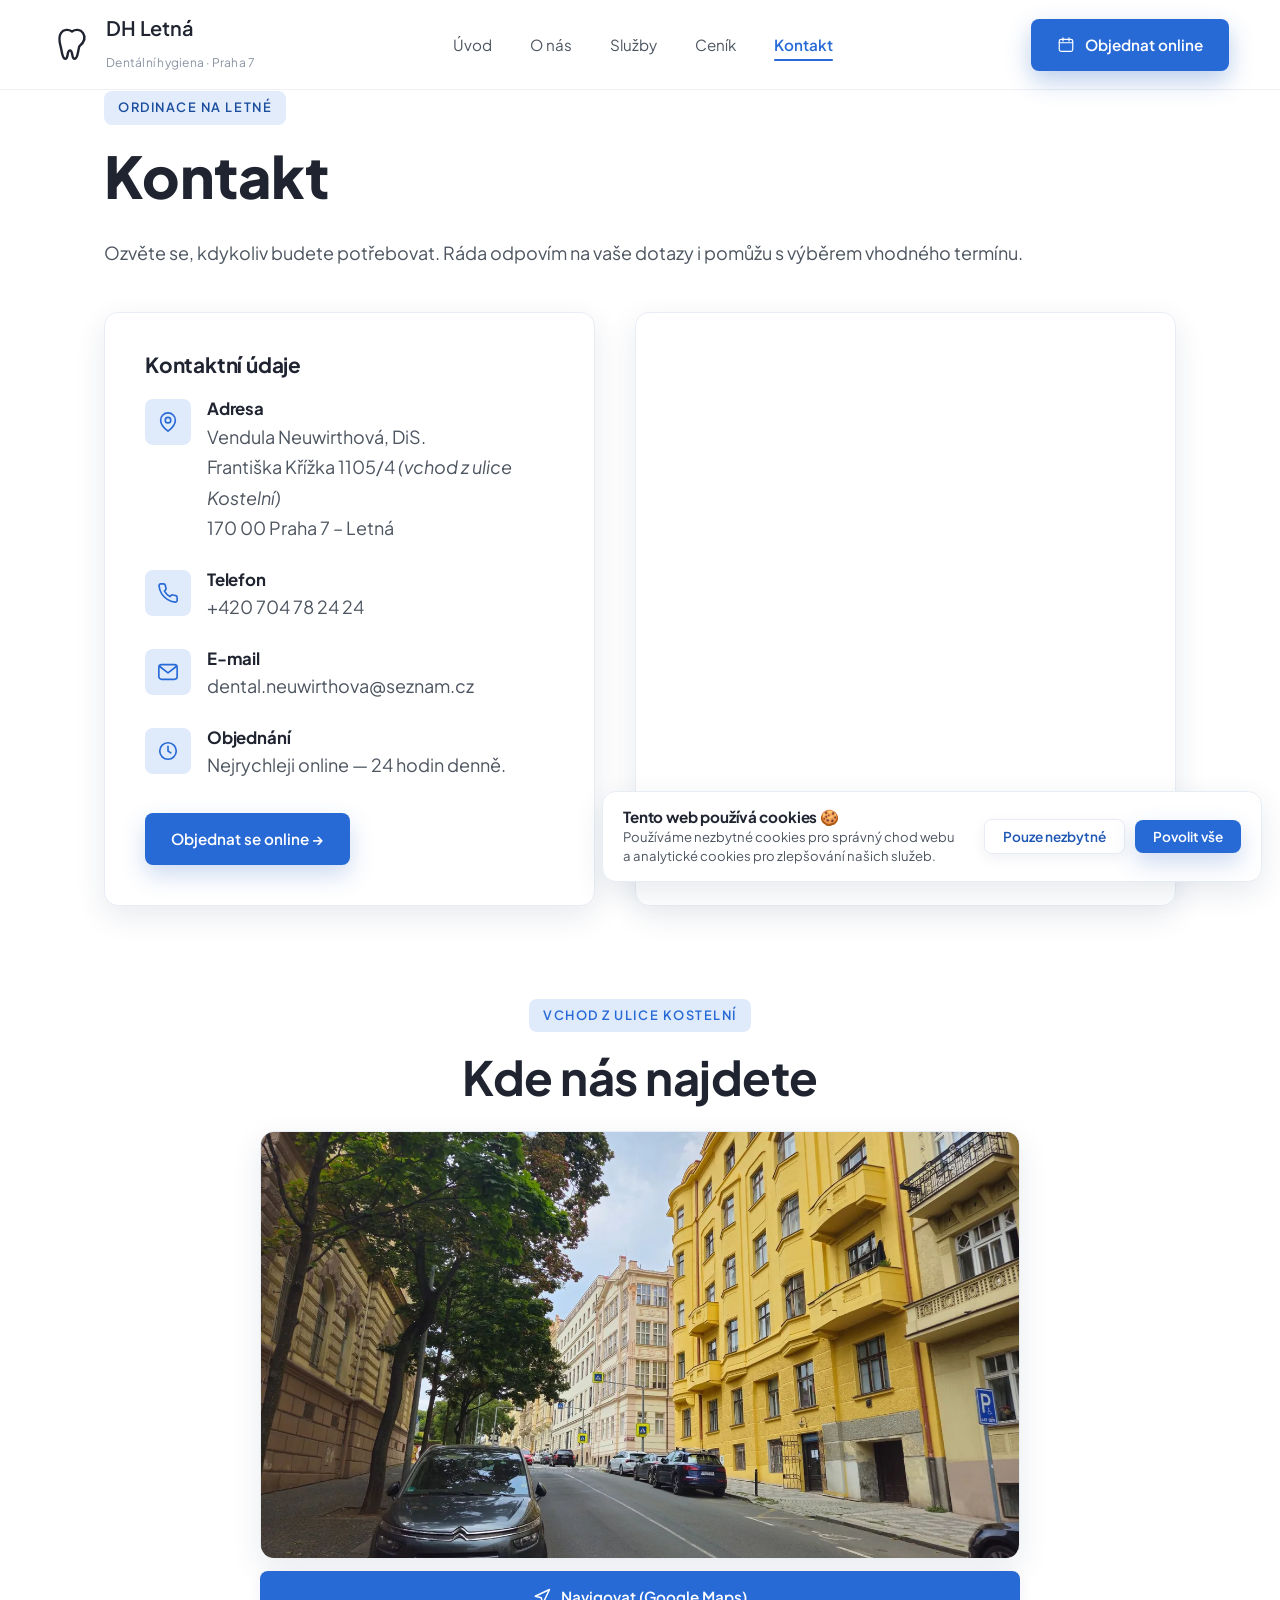
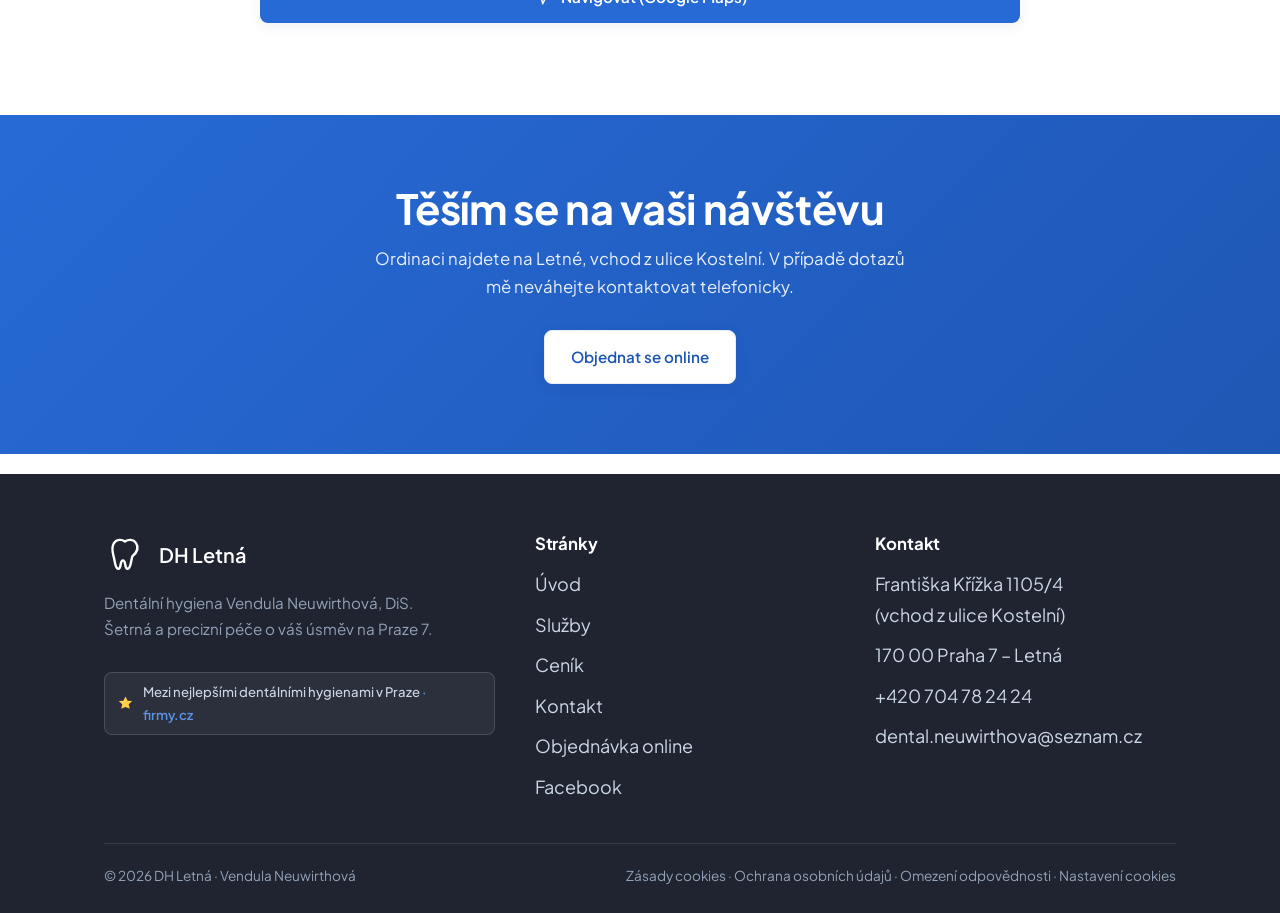
<file: kontakt/index.html>
<!DOCTYPE html>
<html lang="cs">
<head>
<meta charset="UTF-8">
<meta name="viewport" content="width=device-width, initial-scale=1.0">
<title>Kontakt – dentální hygiena Letná, Praha 7 | Vendula Neuwirthová</title>
<meta name="description" content="Ordinace dentální hygieny na Letné: Františka Křížka 1105/4 (vchod z Kostelní), 170 00 Praha 7. Telefon +420 704 78 24 24, e-mail dental.neuwirthova@seznam.cz.">
<link rel="canonical" href="https://dh-letna.cz/kontakt/">
<meta name="robots" content="index, follow, max-image-preview:large">
<meta name="theme-color" content="#276ad6">
<meta name="geo.region" content="CZ-10">
<meta name="geo.placename" content="Praha 7 – Letná">
<meta name="geo.position" content="50.0980;14.4300">
<meta name="ICBM" content="50.0980, 14.4300">
<meta property="og:type" content="website">
<meta property="og:locale" content="cs_CZ">
<meta property="og:site_name" content="DH Letná – dentální hygiena">
<meta property="og:title" content="Kontakt – dentální hygiena Letná, Praha 7">
<meta property="og:description" content="Ordinace dentální hygieny na Letné, Praha 7. Vchod z ulice Kostelní. Objednejte se online.">
<meta property="og:url" content="https://dh-letna.cz/kontakt/">
<meta property="og:image" content="https://dh-letna.cz/assets/img/og-share.jpg">
<meta property="og:image:width" content="1200">
<meta property="og:image:height" content="630">
<meta name="twitter:card" content="summary_large_image">
<meta name="twitter:title" content="Kontakt – dentální hygiena Letná, Praha 7">
<meta name="twitter:description" content="Ordinace dentální hygieny na Letné, Praha 7. Vchod z ulice Kostelní. Objednejte se online.">
<meta name="twitter:image" content="https://dh-letna.cz/assets/img/og-share.jpg">
<link rel="preconnect" href="https://fonts.googleapis.com">
<link rel="preconnect" href="https://fonts.gstatic.com" crossorigin>
<link rel="preload" as="style" href="https://fonts.googleapis.com/css2?family=Plus+Jakarta+Sans:wght@300;400;500;600;700;800&family=Nunito:wght@300;400;600;700&display=swap" onload="this.onload=null;this.rel='stylesheet'">
<noscript><link rel="stylesheet" href="https://fonts.googleapis.com/css2?family=Plus+Jakarta+Sans:wght@300;400;500;600;700;800&family=Nunito:wght@300;400;600;700&display=swap"></noscript>
<link rel="stylesheet" href="../assets/style.css">
<link rel="icon" href="/favicon.ico" sizes="any">
<link rel="icon" type="image/png" sizes="192x192" href="/assets/img/icon-192.png">
<link rel="apple-touch-icon" href="/assets/img/apple-touch-icon.png">
<link rel="manifest" href="/site.webmanifest">
<script type="application/ld+json">
{
  "@context": "https://schema.org",
  "@type": ["Dentist", "LocalBusiness"],
  "@id": "https://dh-letna.cz/#business",
  "name": "Dentální hygiena Letná – Vendula Neuwirthová",
  "image": "https://dh-letna.cz/assets/img/vchod.jpg",
  "url": "https://dh-letna.cz/",
  "telephone": "+420704782424",
  "email": "dental.neuwirthova@seznam.cz",
  "priceRange": "1350–9900 Kč",
  "address": {
    "@type": "PostalAddress",
    "streetAddress": "Františka Křížka 1105/4",
    "addressLocality": "Praha 7 – Letná",
    "postalCode": "170 00",
    "addressCountry": "CZ"
  },
  "geo": { "@type": "GeoCoordinates", "latitude": 50.0980, "longitude": 14.4300 },
  "hasMap": "https://maps.google.com/maps?q=Franti%C5%A1ka%20K%C5%99%C3%AD%C5%BEka%201105%2F4%2C%20170%2000%20Praha%207",
  "areaServed": { "@type": "City", "name": "Praha" },
  "medicalSpecialty": "Dentistry"
}
</script>
<script type="application/ld+json">
{
  "@context": "https://schema.org",
  "@type": "BreadcrumbList",
  "itemListElement": [
    { "@type": "ListItem", "position": 1, "name": "Úvod", "item": "https://dh-letna.cz/" },
    { "@type": "ListItem", "position": 2, "name": "Kontakt", "item": "https://dh-letna.cz/kontakt/" }
  ]
}
</script>
</head>
<body>

  <!-- Cookie lišta -->
<div id="cookie-banner" class="cookie-banner" style="display: none;">
  <div class="cookie-banner__content">
    <div class="cookie-banner__text">
      <h4>Tento web používá cookies 🍪</h4>
      <p>Používáme nezbytné cookies pro správný chod webu a analytické cookies pro zlepšování našich služeb.</p>
    </div>
    <div class="cookie-banner__actions">
      <button id="cookie-accept-necessary" class="btn btn--ghost btn--sm">Pouze nezbytné</button>
      <button id="cookie-accept-all" class="btn btn--primary btn--sm">Povolit vše</button>
    </div>
  </div>
</div>

<script>
  (function () {
    var banner = document.getElementById('cookie-banner');
    var root   = document.documentElement;
    if (!banner) return;

    // lišta si „odsune“ místo, aby nepřekrývala pruh s benefity
    function space(on) {
      root.style.setProperty('--cookie-space', on ? (banner.offsetHeight + 34) + 'px' : '0px');
    }
    function show() { banner.style.display = 'block'; space(true); }
    function hide(volba) {
      try { localStorage.setItem('dh_cookie_consent', volba); } catch (e) {}
      banner.style.display = 'none';
      space(false);
    }

    var ulozeno = null;
    try { ulozeno = localStorage.getItem('dh_cookie_consent'); } catch (e) {}
    if (!ulozeno) show();

    document.getElementById('cookie-accept-all').addEventListener('click', function () { hide('all'); });
    document.getElementById('cookie-accept-necessary').addEventListener('click', function () { hide('necessary'); });

    // odkaz „Nastavení cookies“ v patičce lištu znovu zobrazí
    document.addEventListener('click', function (e) {
      var odkaz = e.target.closest ? e.target.closest('.js-cookie-settings') : null;
      if (!odkaz) return;
      e.preventDefault();
      try { localStorage.removeItem('dh_cookie_consent'); } catch (err) {}
      show();
      banner.scrollIntoView({ block: 'nearest' });
    });
  })();
</script>


<div class="topbar">
  <div class="wrap">
    <a class="topbar__badge" href="https://www.firmy.cz/nejlepsi/Prvni-pomoc-a-zdravotnictvi/Zdravotnicke-sluzby/Zdravotnicka-zarizeni/Lekarske-ordinace/Stomatologicke-ordinace/Dentalni-hygiena/kraj-praha" target="_blank" rel="noopener">
      <svg viewBox="0 0 24 24" aria-hidden="true"><path d="M12 2l2.9 6 6.6.6-5 4.3 1.5 6.5L12 16.8 5.9 19.4 7.4 12.9l-5-4.3L9 8z" fill="currentColor"/></svg>
      <span class="topbar__long">Mezi nejlepšími dentálními hygienami v Praze</span>
      <span class="topbar__short">Nejlepší dentální hygiena v Praze</span>
      <b>· firmy.cz</b>
    </a>
  </div>
</div>
<header class="site-header">
  <div class="wrap">
    <nav class="nav" aria-label="Hlavní navigace">
      <a class="brand" href="../" aria-label="DH Letná – úvod">
        <span class="brand__logo" aria-hidden="true">
          <svg viewBox="0 0 24 24" fill="none"><path d="M12 3.5c-2.2-1.6-5.4-1.4-6.9.8C3.4 6.8 4 10 4.8 12.9c.5 1.8.7 3.6 1.2 5.4.3 1.1.7 2.4 1.8 2.4 1.2 0 1.3-1.8 1.5-3 .2-1.1.5-2.3 1.4-2.3.9 0 1.2 1.2 1.4 2.3.2 1.2.3 3 1.5 3 1.1 0 1.5-1.3 1.8-2.4.5-1.8.7-3.6 1.2-5.4C20 10 20.6 6.8 18.9 4.3 17.4 2.1 14.2 1.9 12 3.5Z" fill="none" stroke="currentColor" stroke-width="1.5" stroke-linejoin="round" stroke-linecap="round"/></svg>
        </span>
        <span>
          <span class="brand__name">DH&nbsp;Letná</span><br>
          <span class="brand__sub">Dentální hygiena · Praha 7</span>
        </span>
      </a>
      <ul class="nav__links">
        <li><a href="../">Úvod</a></li>
        <li><a href="../o-mne/">O nás</a></li>
        <li><a href="../#sluzby">Služby</a></li>
        <li><a href="../cenik/">Ceník</a></li>
        <li><a href="./" class="is-active">Kontakt</a></li>
      </ul>
      <div class="nav__cta">
        <a class="btn btn--primary" href="https://dh-letna.xdent.cz" target="_blank" rel="noopener"><svg viewBox="0 0 24 24" fill="none" width="18" height="18" aria-hidden="true"><rect x="3" y="4.5" width="18" height="16" rx="2.5" stroke="currentColor" stroke-width="1.6"/><path d="M3 9h18M8 2.5v4M16 2.5v4" stroke="currentColor" stroke-width="1.6" stroke-linecap="round"/></svg>Objednat online</a>
        <button class="nav__toggle" aria-label="Menu"><span></span><span></span><span></span></button>
      </div>
    </nav>
  </div>
</header>

<main id="obsah">


<!-- PAGE HERO -->
<section class="page-hero">
  <span class="blob-bg" style="width:360px;height:360px;background:var(--coral-100);top:-140px;right:-120px;"></span>
  <div class="wrap" style="position:relative;">
    <span class="eyebrow eyebrow--coral">Ordinace na Letné</span>
    <h1>Kontakt</h1>
    <p>Ozvěte se, kdykoliv budete potřebovat. Ráda odpovím na vaše dotazy i pomůžu s výběrem vhodného termínu.</p>
  </div>
</section>

<!-- CONTACT -->
<section class="section" style="padding-top:24px;">
  <div class="wrap">
    <div class="contact__grid">
      <div class="contact__card reveal">
        <h2 style="margin-bottom:22px;font-size:1.3rem;">Kontaktní údaje</h2>

        <div class="contact__item">
          <span class="ic"><svg viewBox="0 0 24 24" fill="none" stroke="currentColor" stroke-width="1.8" stroke-linecap="round" stroke-linejoin="round"><path d="M20 10c0 6-8 12-8 12s-8-6-8-12a8 8 0 0 1 16 0Z"/><circle cx="12" cy="10" r="3"/></svg></span>
          <div>
            <h4>Adresa</h4>
            <p>Vendula Neuwirthová, DiS.<br>Františka Křížka 1105/4 <em>(vchod z ulice Kostelní)</em><br>170 00 Praha 7 – Letná</p>
          </div>
        </div>

        <div class="contact__item">
          <span class="ic"><svg viewBox="0 0 24 24" fill="none" stroke="currentColor" stroke-width="1.8" stroke-linecap="round" stroke-linejoin="round"><path d="M22 16.9v3a2 2 0 0 1-2.2 2 19.8 19.8 0 0 1-8.6-3 19.5 19.5 0 0 1-6-6 19.8 19.8 0 0 1-3-8.6A2 2 0 0 1 4.1 2h3a2 2 0 0 1 2 1.7c.1 1 .4 1.9.7 2.8a2 2 0 0 1-.5 2.1L8.1 9.9a16 16 0 0 0 6 6l1.3-1.3a2 2 0 0 1 2.1-.4c.9.3 1.8.5 2.8.6a2 2 0 0 1 1.7 2Z"/></svg></span>
          <div>
            <h4>Telefon</h4>
            <p><a href="tel:+420704782424">+420 704 78 24 24</a></p>
          </div>
        </div>

        <div class="contact__item">
          <span class="ic"><svg viewBox="0 0 24 24" fill="none" stroke="currentColor" stroke-width="1.8" stroke-linecap="round" stroke-linejoin="round"><rect x="2" y="4" width="20" height="16" rx="3"/><path d="m3 6 9 7 9-7"/></svg></span>
          <div>
            <h4>E-mail</h4>
            <p><a href="mailto:dental.neuwirthova@seznam.cz">dental.neuwirthova@seznam.cz</a></p>
          </div>
        </div>

        <div class="contact__item">
          <span class="ic"><svg viewBox="0 0 24 24" fill="none" stroke="currentColor" stroke-width="1.8" stroke-linecap="round" stroke-linejoin="round"><circle cx="12" cy="12" r="9"/><path d="M12 7v5l3 2"/></svg></span>
          <div>
            <h4>Objednání</h4>
            <p>Nejrychleji online — 24 hodin denně.</p>
          </div>
        </div>

        <a class="btn btn--primary" href="https://dh-letna.xdent.cz" target="_blank" rel="noopener" style="margin-top:6px;">Objednat se online →</a>
      </div>

      <div class="map-wrap reveal">
        <iframe
          title="Mapa – DH Letná, Františka Křížka 1105/4, Praha 7"
          src="https://maps.google.com/maps?q=Franti%C5%A1ka%20K%C5%99%C3%AD%C5%BEka%201105%2F4%2C%20170%2000%20Praha%207&t=&z=16&ie=UTF8&iwloc=&output=embed"
          loading="lazy" referrerpolicy="no-referrer-when-downgrade" allowfullscreen></iframe>
      </div>
    </div>
  </div>
</section>

<!-- ENTRANCE PHOTO -->
<section class="section" style="padding-top:0;">
  <div class="wrap">
    <div class="section-head reveal" style="margin-bottom:26px;">
      <span class="eyebrow">Vchod z ulice Kostelní</span>
      <h2>    Kde nás najdete</h2>
    </div>
    
    <div class="vchod-photo-wrap reveal" style="max-width:760px;margin:0 auto;">
      <picture>
        <source srcset="../assets/img/vchod.webp" type="image/webp">
        <img src="../assets/img/vchod.jpg" alt="Vchod do ordinace z ulice Kostelní" class="vchod-img" width="1400" height="788" loading="lazy" decoding="async">
      </picture>
      
      <a href="https://www.google.com/maps/dir/?api=1&destination=Franti%C5%A1ka+K%C5%99%C3%AD%C5%BEka+1105%2F4,+170+00+Praha+7" 
         target="_blank" 
         rel="noopener noreferrer" 
         class="btn-navigate">
        <svg xmlns="http://www.w3.org/2000/svg" width="18" height="18" viewBox="0 0 24 24" fill="none" stroke="currentColor" stroke-width="2" stroke-linecap="round" stroke-linejoin="round">
          <polygon points="3 11 22 2 13 21 11 13 3 11"></polygon>
        </svg>
        Navigovat (Google Maps)
      </a>
    </div>
  </div>
</section>

<!-- CTA -->
<section class="cta-band">
  <div class="wrap reveal">
    <h2>Těším se na vaši návštěvu</h2>
    <p>Ordinaci najdete na Letné, vchod z ulice Kostelní. V případě dotazů mě neváhejte kontaktovat telefonicky.</p>
    <a class="btn btn--ghost" href="https://dh-letna.xdent.cz" target="_blank" rel="noopener">Objednat se online</a>
  </div>
</section>

<!-- FOOTER -->
</main>

<footer class="site-footer">
  <div class="wrap">
    <div class="footer__grid">
      <div class="footer__brand">
        <div class="brand" style="margin-bottom:14px;">
          <span class="brand__logo" aria-hidden="true">
            <svg viewBox="0 0 24 24" fill="none"><path d="M12 3.5c-2.2-1.6-5.4-1.4-6.9.8C3.4 6.8 4 10 4.8 12.9c.5 1.8.7 3.6 1.2 5.4.3 1.1.7 2.4 1.8 2.4 1.2 0 1.3-1.8 1.5-3 .2-1.1.5-2.3 1.4-2.3.9 0 1.2 1.2 1.4 2.3.2 1.2.3 3 1.5 3 1.1 0 1.5-1.3 1.8-2.4.5-1.8.7-3.6 1.2-5.4C20 10 20.6 6.8 18.9 4.3 17.4 2.1 14.2 1.9 12 3.5Z" fill="none" stroke="currentColor" stroke-width="1.5" stroke-linejoin="round" stroke-linecap="round"/></svg>
          </span>
          <span class="brand__name">DH&nbsp;Letná</span>
        </div>
        <p>Dentální hygiena Vendula Neuwirthová, DiS.<br>Šetrná a precizní péče o váš úsměv na Praze 7.</p>
        <a class="footer__badge" href="https://www.firmy.cz/nejlepsi/Prvni-pomoc-a-zdravotnictvi/Zdravotnicke-sluzby/Zdravotnicka-zarizeni/Lekarske-ordinace/Stomatologicke-ordinace/Dentalni-hygiena/kraj-praha" target="_blank" rel="noopener"><svg viewBox="0 0 24 24" aria-hidden="true"><path d="M12 2l2.9 6 6.6.6-5 4.3 1.5 6.5L12 16.8 5.9 19.4 7.4 12.9l-5-4.3L9 8z" fill="currentColor"/></svg><span>Mezi nejlepšími dentálními hygienami v Praze <b>· firmy.cz</b></span></a>
      </div>
      <div>
        <h4>Stránky</h4>
        <ul class="footer__links">
          <li><a href="../">Úvod</a></li>
          <li><a href="../#sluzby">Služby</a></li>
          <li><a href="../cenik/">Ceník</a></li>
          <li><a href="./">Kontakt</a></li>
          <li><a href="https://dh-letna.xdent.cz" target="_blank" rel="noopener">Objednávka online</a></li>
          <li><a class="fb" href="https://www.facebook.com/dentalneuwirthova/?locale=cs_CZ" target="_blank" rel="noopener">Facebook</a></li>
        </ul>
      </div>
      <div>
        <h4>Kontakt</h4>
        <ul class="footer__links">
          <li>Františka Křížka 1105/4<br>(vchod z ulice Kostelní)</li>
          <li>170 00 Praha 7 – Letná</li>
          <li><a href="tel:+420704782424">+420 704 78 24 24</a></li>
          <li><a href="mailto:dental.neuwirthova@seznam.cz">dental.neuwirthova@seznam.cz</a></li>
        </ul>
      </div>
    </div>
    <div class="footer__bottom">
      <span>© 2026 DH Letná · Vendula Neuwirthová</span>
      <span><a href="/zasady-cookies-eu/">Zásady cookies</a> · <a href="/politika-ochrany-osobnich-udaju/">Ochrana osobních údajů</a> · <a href="/omezeni-odpovednosti/">Omezení odpovědnosti</a> · <a class="js-cookie-settings" href="/zasady-cookies-eu/">Nastavení cookies</a></span>
    </div>
  </div>
</footer>

<script src="../assets/main.js"></script>
</body>
</html>
</file>
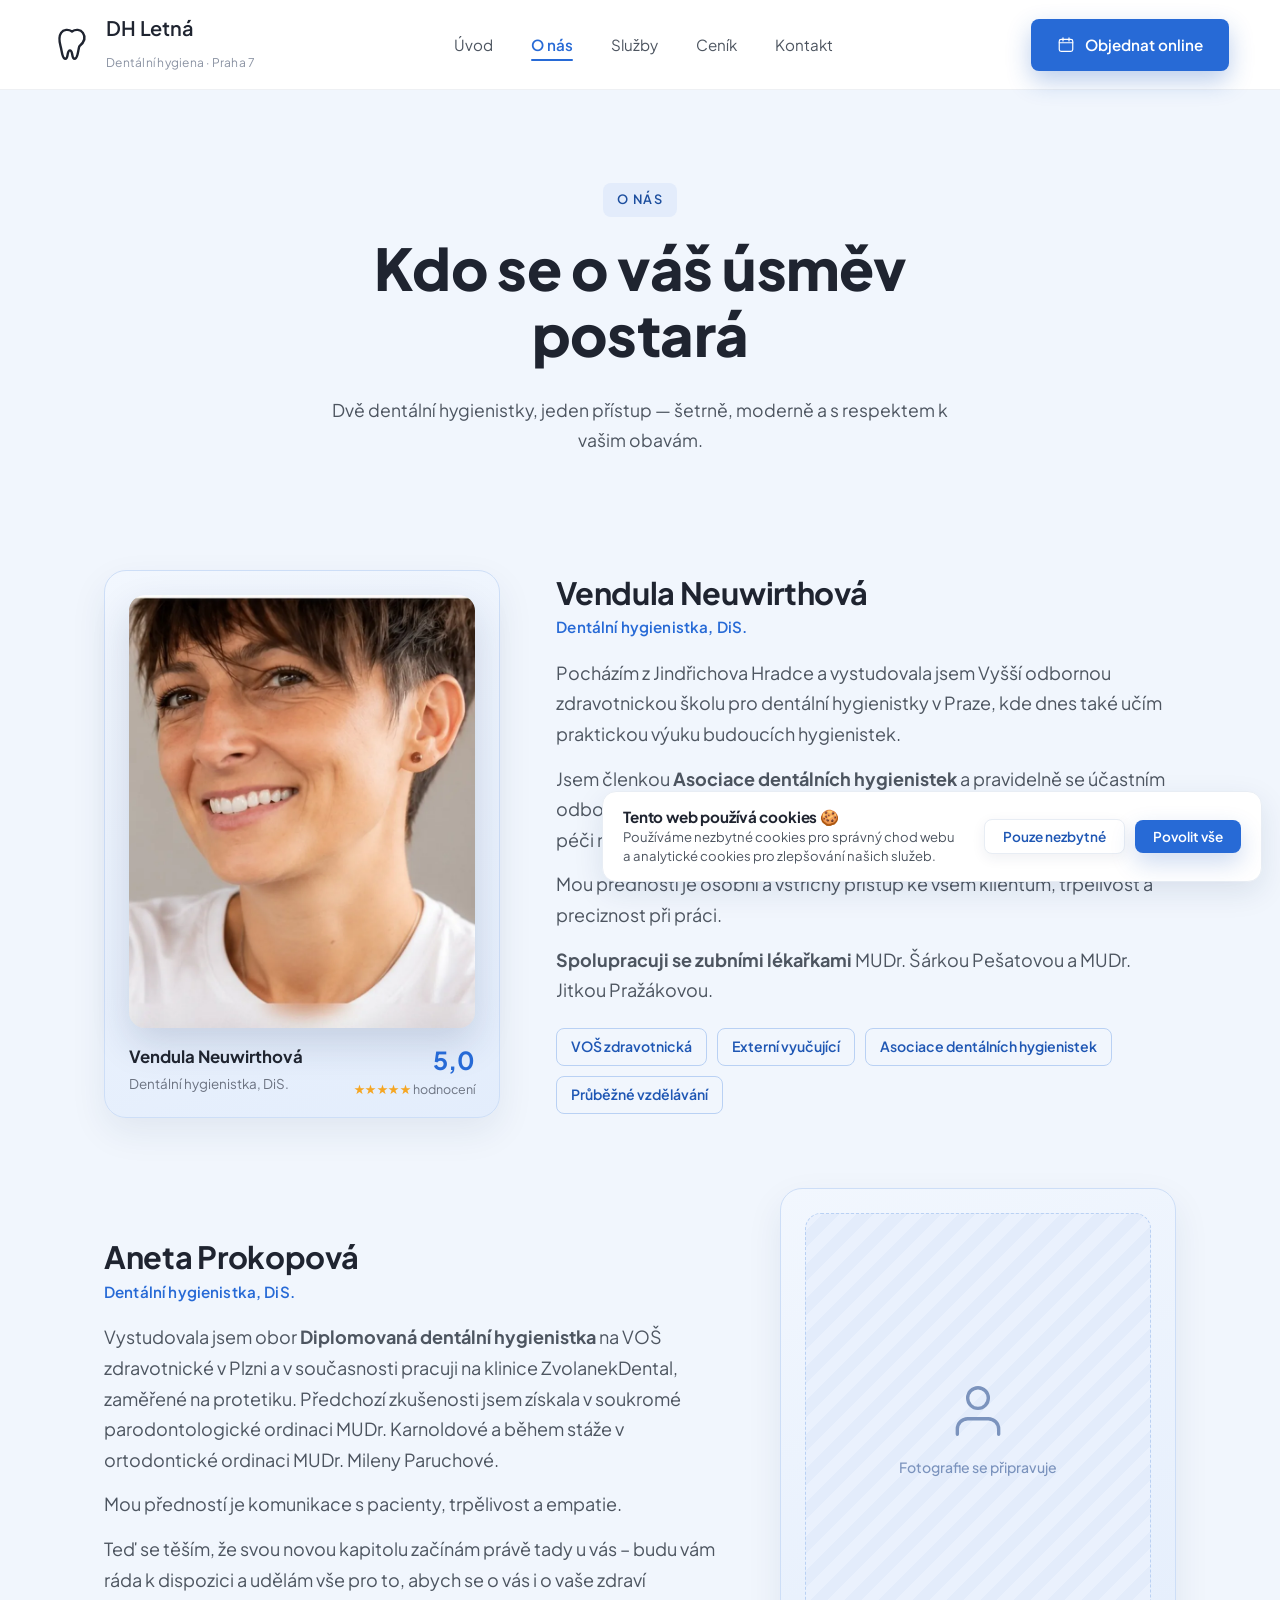
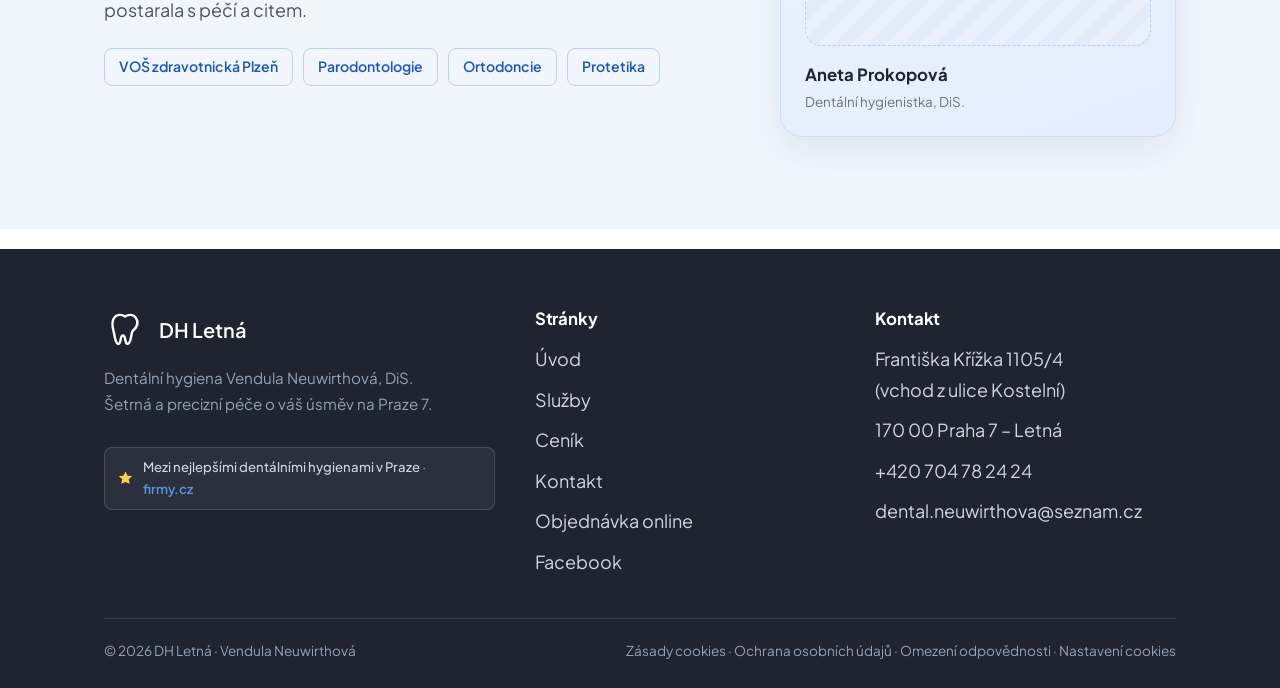
<file: o-mne/index.html>
<!DOCTYPE html>
<html lang="cs">
<head>
<meta charset="UTF-8">
<meta name="viewport" content="width=device-width, initial-scale=1.0">
<title>O nás – dentální hygienistky | DH Letná, Praha 7</title>
<meta name="description" content="Vendula Neuwirthová a Aneta Prokopová – dentální hygienistky na Letné (Praha 7). Šetrná a precizní péče o váš úsměv.">
<link rel="canonical" href="https://dh-letna.cz/o-mne/">
<meta name="robots" content="index, follow, max-image-preview:large">
<meta name="theme-color" content="#276ad6">
<meta name="geo.region" content="CZ-10">
<meta name="geo.placename" content="Praha 7 – Letná">
<meta name="geo.position" content="50.0980;14.4300">
<meta name="ICBM" content="50.0980, 14.4300">
<meta property="og:type" content="website">
<meta property="og:locale" content="cs_CZ">
<meta property="og:site_name" content="DH Letná – dentální hygiena">
<meta property="og:title" content="Kontakt – dentální hygiena Letná, Praha 7">
<meta property="og:description" content="Vendula Neuwirthová a Aneta Prokopová – dentální hygienistky na Letné (Praha 7).">
<meta property="og:url" content="https://dh-letna.cz/kontakt/">
<meta property="og:image" content="https://dh-letna.cz/assets/img/og-share.jpg">
<meta property="og:image:width" content="1200">
<meta property="og:image:height" content="630">
<meta name="twitter:card" content="summary_large_image">
<meta name="twitter:title" content="Kontakt – dentální hygiena Letná, Praha 7">
<meta name="twitter:description" content="Ordinace dentální hygieny na Letné, Praha 7. Vchod z ulice Kostelní. Objednejte se online.">
<meta name="twitter:image" content="https://dh-letna.cz/assets/img/og-share.jpg">
<link rel="preconnect" href="https://fonts.googleapis.com">
<link rel="preconnect" href="https://fonts.gstatic.com" crossorigin>
<link rel="preload" as="style" href="https://fonts.googleapis.com/css2?family=Plus+Jakarta+Sans:wght@300;400;500;600;700;800&family=Nunito:wght@300;400;600;700&display=swap" onload="this.onload=null;this.rel='stylesheet'">
<noscript><link rel="stylesheet" href="https://fonts.googleapis.com/css2?family=Plus+Jakarta+Sans:wght@300;400;500;600;700;800&family=Nunito:wght@300;400;600;700&display=swap"></noscript>
<link rel="stylesheet" href="../assets/style.css">
<link rel="icon" href="/favicon.ico" sizes="any">
<link rel="icon" type="image/png" sizes="192x192" href="/assets/img/icon-192.png">
<link rel="apple-touch-icon" href="/assets/img/apple-touch-icon.png">
<link rel="manifest" href="/site.webmanifest">
<script type="application/ld+json">
{
  "@context": "https://schema.org",
  "@type": ["Dentist", "LocalBusiness"],
  "@id": "https://dh-letna.cz/#business",
  "name": "Dentální hygiena Letná – Vendula Neuwirthová",
  "image": "https://dh-letna.cz/assets/img/vchod.jpg",
  "url": "https://dh-letna.cz/",
  "telephone": "+420704782424",
  "email": "dental.neuwirthova@seznam.cz",
  "priceRange": "1350–9900 Kč",
  "address": {
    "@type": "PostalAddress",
    "streetAddress": "Františka Křížka 1105/4",
    "addressLocality": "Praha 7 – Letná",
    "postalCode": "170 00",
    "addressCountry": "CZ"
  },
  "geo": { "@type": "GeoCoordinates", "latitude": 50.0980, "longitude": 14.4300 },
  "hasMap": "https://maps.google.com/maps?q=Franti%C5%A1ka%20K%C5%99%C3%AD%C5%BEka%201105%2F4%2C%20170%2000%20Praha%207",
  "areaServed": { "@type": "City", "name": "Praha" },
  "medicalSpecialty": "Dentistry"
}
</script>
<script type="application/ld+json">
{
  "@context": "https://schema.org",
  "@type": "BreadcrumbList",
  "itemListElement": [
    { "@type": "ListItem", "position": 1, "name": "Úvod", "item": "https://dh-letna.cz/" },
    { "@type": "ListItem", "position": 2, "name": "O nás", "item": "https://dh-letna.cz/o-mne/" }
  ]
}
</script>
</head>
<body>

  <!-- Cookie lišta -->
<div id="cookie-banner" class="cookie-banner" style="display: none;">
  <div class="cookie-banner__content">
    <div class="cookie-banner__text">
      <h4>Tento web používá cookies 🍪</h4>
      <p>Používáme nezbytné cookies pro správný chod webu a analytické cookies pro zlepšování našich služeb.</p>
    </div>
    <div class="cookie-banner__actions">
      <button id="cookie-accept-necessary" class="btn btn--ghost btn--sm">Pouze nezbytné</button>
      <button id="cookie-accept-all" class="btn btn--primary btn--sm">Povolit vše</button>
    </div>
  </div>
</div>

<script>
  (function () {
    var banner = document.getElementById('cookie-banner');
    var root   = document.documentElement;
    if (!banner) return;

    // lišta si „odsune“ místo, aby nepřekrývala pruh s benefity
    function space(on) {
      root.style.setProperty('--cookie-space', on ? (banner.offsetHeight + 34) + 'px' : '0px');
    }
    function show() { banner.style.display = 'block'; space(true); }
    function hide(volba) {
      try { localStorage.setItem('dh_cookie_consent', volba); } catch (e) {}
      banner.style.display = 'none';
      space(false);
    }

    var ulozeno = null;
    try { ulozeno = localStorage.getItem('dh_cookie_consent'); } catch (e) {}
    if (!ulozeno) show();

    document.getElementById('cookie-accept-all').addEventListener('click', function () { hide('all'); });
    document.getElementById('cookie-accept-necessary').addEventListener('click', function () { hide('necessary'); });

    // odkaz „Nastavení cookies“ v patičce lištu znovu zobrazí
    document.addEventListener('click', function (e) {
      var odkaz = e.target.closest ? e.target.closest('.js-cookie-settings') : null;
      if (!odkaz) return;
      e.preventDefault();
      try { localStorage.removeItem('dh_cookie_consent'); } catch (err) {}
      show();
      banner.scrollIntoView({ block: 'nearest' });
    });
  })();
</script>


<div class="topbar">
  <div class="wrap">
    <a class="topbar__badge" href="https://www.firmy.cz/nejlepsi/Prvni-pomoc-a-zdravotnictvi/Zdravotnicke-sluzby/Zdravotnicka-zarizeni/Lekarske-ordinace/Stomatologicke-ordinace/Dentalni-hygiena/kraj-praha" target="_blank" rel="noopener">
      <svg viewBox="0 0 24 24" aria-hidden="true"><path d="M12 2l2.9 6 6.6.6-5 4.3 1.5 6.5L12 16.8 5.9 19.4 7.4 12.9l-5-4.3L9 8z" fill="currentColor"/></svg>
      <span class="topbar__long">Mezi nejlepšími dentálními hygienami v Praze</span>
      <span class="topbar__short">Nejlepší dentální hygiena v Praze</span>
      <b>· firmy.cz</b>
    </a>
  </div>
</div>
<header class="site-header">
  <div class="wrap">
    <nav class="nav" aria-label="Hlavní navigace">
      <a class="brand" href="../" aria-label="DH Letná – úvod">
        <span class="brand__logo" aria-hidden="true">
          <svg viewBox="0 0 24 24" fill="none"><path d="M12 3.5c-2.2-1.6-5.4-1.4-6.9.8C3.4 6.8 4 10 4.8 12.9c.5 1.8.7 3.6 1.2 5.4.3 1.1.7 2.4 1.8 2.4 1.2 0 1.3-1.8 1.5-3 .2-1.1.5-2.3 1.4-2.3.9 0 1.2 1.2 1.4 2.3.2 1.2.3 3 1.5 3 1.1 0 1.5-1.3 1.8-2.4.5-1.8.7-3.6 1.2-5.4C20 10 20.6 6.8 18.9 4.3 17.4 2.1 14.2 1.9 12 3.5Z" fill="none" stroke="currentColor" stroke-width="1.5" stroke-linejoin="round" stroke-linecap="round"/></svg>
        </span>
        <span>
          <span class="brand__name">DH&nbsp;Letná</span><br>
          <span class="brand__sub">Dentální hygiena · Praha 7</span>
        </span>
      </a>
      <ul class="nav__links">
        <li><a href="../">Úvod</a></li>
        <li><a href="./" class="is-active">O nás</a></li>
        <li><a href="../#sluzby">Služby</a></li>
        <li><a href="../cenik/">Ceník</a></li>
        <li><a href="../kontakt/">Kontakt</a></li>
      </ul>
      <div class="nav__cta">
        <a class="btn btn--primary" href="https://dh-letna.xdent.cz" target="_blank" rel="noopener"><svg viewBox="0 0 24 24" fill="none" width="18" height="18" aria-hidden="true"><rect x="3" y="4.5" width="18" height="16" rx="2.5" stroke="currentColor" stroke-width="1.6"/><path d="M3 9h18M8 2.5v4M16 2.5v4" stroke="currentColor" stroke-width="1.6" stroke-linecap="round"/></svg>Objednat online</a>
        <button class="nav__toggle" aria-label="Menu"><span></span><span></span><span></span></button>
      </div>
    </nav>
  </div>
</header>

<main id="obsah">


<!-- ============ O NÁS ============ -->
<section class="section section--tint" style="padding-bottom:60px;">
  <div class="wrap">
    <div class="section-head reveal">
      <span class="eyebrow eyebrow--coral">O nás</span>
      <h1>Kdo se o váš úsměv postará</h1>
      <p>Dvě dentální hygienistky, jeden přístup — šetrně, moderně a s respektem k vašim obavám.</p>
    </div>
  </div>
</section>

<!-- Vendula -->
<section class="section section--tint" style="padding-top:0;padding-bottom:70px;">
  <div class="wrap">
    <div class="profil">
      <figure class="medailon reveal">
        <div class="medailon__img">
          <picture>
            <source srcset="../assets/img/portret-medailon.webp" type="image/webp">
            <img src="../assets/img/portret-medailon.jpg" alt="Vendula Neuwirthová, dentální hygienistka" width="760" height="950" fetchpriority="high" decoding="async">
          </picture>
        </div>
        <figcaption class="medailon__meta">
          <div class="medailon__name">
            <b>Vendula Neuwirthová</b>
            <span>Dentální hygienistka, DiS.</span>
          </div>
          <div class="medailon__rating">
            <b>5,0</b>
            <span><i aria-hidden="true">★★★★★</i> hodnocení</span>
          </div>
        </figcaption>
      </figure>
      <div class="profil__text reveal">
        <h2>Vendula Neuwirthová</h2>
        <p class="profil__role">Dentální hygienistka, DiS.</p>
        <p>Pocházím z Jindřichova Hradce a vystudovala jsem Vyšší odbornou zdravotnickou školu pro dentální hygienistky v Praze, kde dnes také učím praktickou výuku budoucích hygienistek.</p>
        <p>Jsem členkou <strong>Asociace dentálních hygienistek</strong> a pravidelně se účastním odborných přednášek, kurzů a seminářů, abych svým pacientům nabídla péči na aktuální úrovni poznání.</p>
        <p>Mou předností je osobní a vstřícný přístup ke všem klientům, trpělivost a preciznost při práci.</p>
        <p><strong>Spolupracuji se zubními lékařkami</strong> MUDr. Šárkou Pešatovou a MUDr. Jitkou Pražákovou.</p>
        <div class="about__badges">
          <span class="badge">VOŠ zdravotnická</span>
          <span class="badge">Externí vyučující</span>
          <span class="badge">Asociace dentálních hygienistek</span>
          <span class="badge">Průběžné vzdělávání</span>
        </div>
      </div>
    </div>
  </div>
</section>

<!-- Aneta – obrácené pořadí (fotka vpravo) -->
<section class="section section--tint" style="padding-top:0;">
  <div class="wrap">
    <div class="profil profil--obracene">
      <figure class="medailon medailon--prazdny reveal">
        <div class="medailon__img medailon__img--placeholder" role="img" aria-label="Fotografie se připravuje">
          <svg viewBox="0 0 24 24" fill="none" stroke="currentColor" stroke-width="1.3" stroke-linecap="round" stroke-linejoin="round" aria-hidden="true">
            <path d="M20 21v-2a4 4 0 0 0-4-4H8a4 4 0 0 0-4 4v2"/><circle cx="12" cy="7" r="4"/>
          </svg>
          <span>Fotografie se připravuje</span>
        </div>
        <figcaption class="medailon__meta">
          <div class="medailon__name">
            <b>Aneta Prokopová</b>
            <span>Dentální hygienistka, DiS.</span>
          </div>
        </figcaption>
      </figure>
      <div class="profil__text reveal">
        <h2>Aneta Prokopová</h2>
        <p class="profil__role">Dentální hygienistka, DiS.</p>
        <p>Vystudovala jsem obor <strong>Diplomovaná dentální hygienistka</strong> na VOŠ zdravotnické v Plzni a v současnosti pracuji na klinice ZvolanekDental, zaměřené na protetiku. Předchozí zkušenosti jsem získala v soukromé parodontologické ordinaci MUDr. Karnoldové a během stáže v ortodontické ordinaci MUDr. Mileny Paruchové.</p>
        <p>Mou předností je komunikace s pacienty, trpělivost a empatie.</p>
        <p>Teď se těším, že svou novou kapitolu začínám právě tady u vás – budu vám ráda k dispozici a udělám vše pro to, abych se o vás i o vaše zdraví postarala s péčí a citem.</p>
        <div class="about__badges">
          <span class="badge">VOŠ zdravotnická Plzeň</span>
          <span class="badge">Parodontologie</span>
          <span class="badge">Ortodoncie</span>
          <span class="badge">Protetika</span>
        </div>
      </div>
    </div>
  </div>
</section>


</main>

<footer class="site-footer">
  <div class="wrap">
    <div class="footer__grid">
      <div class="footer__brand">
        <div class="brand" style="margin-bottom:14px;">
          <span class="brand__logo" aria-hidden="true">
            <svg viewBox="0 0 24 24" fill="none"><path d="M12 3.5c-2.2-1.6-5.4-1.4-6.9.8C3.4 6.8 4 10 4.8 12.9c.5 1.8.7 3.6 1.2 5.4.3 1.1.7 2.4 1.8 2.4 1.2 0 1.3-1.8 1.5-3 .2-1.1.5-2.3 1.4-2.3.9 0 1.2 1.2 1.4 2.3.2 1.2.3 3 1.5 3 1.1 0 1.5-1.3 1.8-2.4.5-1.8.7-3.6 1.2-5.4C20 10 20.6 6.8 18.9 4.3 17.4 2.1 14.2 1.9 12 3.5Z" fill="none" stroke="currentColor" stroke-width="1.5" stroke-linejoin="round" stroke-linecap="round"/></svg>
          </span>
          <span class="brand__name">DH&nbsp;Letná</span>
        </div>
        <p>Dentální hygiena Vendula Neuwirthová, DiS.<br>Šetrná a precizní péče o váš úsměv na Praze 7.</p>
        <a class="footer__badge" href="https://www.firmy.cz/nejlepsi/Prvni-pomoc-a-zdravotnictvi/Zdravotnicke-sluzby/Zdravotnicka-zarizeni/Lekarske-ordinace/Stomatologicke-ordinace/Dentalni-hygiena/kraj-praha" target="_blank" rel="noopener"><svg viewBox="0 0 24 24" aria-hidden="true"><path d="M12 2l2.9 6 6.6.6-5 4.3 1.5 6.5L12 16.8 5.9 19.4 7.4 12.9l-5-4.3L9 8z" fill="currentColor"/></svg><span>Mezi nejlepšími dentálními hygienami v Praze <b>· firmy.cz</b></span></a>
      </div>
      <div>
        <h4>Stránky</h4>
        <ul class="footer__links">
          <li><a href="../">Úvod</a></li>
          <li><a href="../#sluzby">Služby</a></li>
          <li><a href="../cenik/">Ceník</a></li>
          <li><a href="./">Kontakt</a></li>
          <li><a href="https://dh-letna.xdent.cz" target="_blank" rel="noopener">Objednávka online</a></li>
          <li><a class="fb" href="https://www.facebook.com/dentalneuwirthova/?locale=cs_CZ" target="_blank" rel="noopener">Facebook</a></li>
        </ul>
      </div>
      <div>
        <h4>Kontakt</h4>
        <ul class="footer__links">
          <li>Františka Křížka 1105/4<br>(vchod z ulice Kostelní)</li>
          <li>170 00 Praha 7 – Letná</li>
          <li><a href="tel:+420704782424">+420 704 78 24 24</a></li>
          <li><a href="mailto:dental.neuwirthova@seznam.cz">dental.neuwirthova@seznam.cz</a></li>
        </ul>
      </div>
    </div>
    <div class="footer__bottom">
      <span>© 2026 DH Letná · Vendula Neuwirthová</span>
      <span><a href="/zasady-cookies-eu/">Zásady cookies</a> · <a href="/politika-ochrany-osobnich-udaju/">Ochrana osobních údajů</a> · <a href="/omezeni-odpovednosti/">Omezení odpovědnosti</a> · <a class="js-cookie-settings" href="/zasady-cookies-eu/">Nastavení cookies</a></span>
    </div>
  </div>
</footer>

<script src="../assets/main.js"></script>
</body>
</html>
</file>
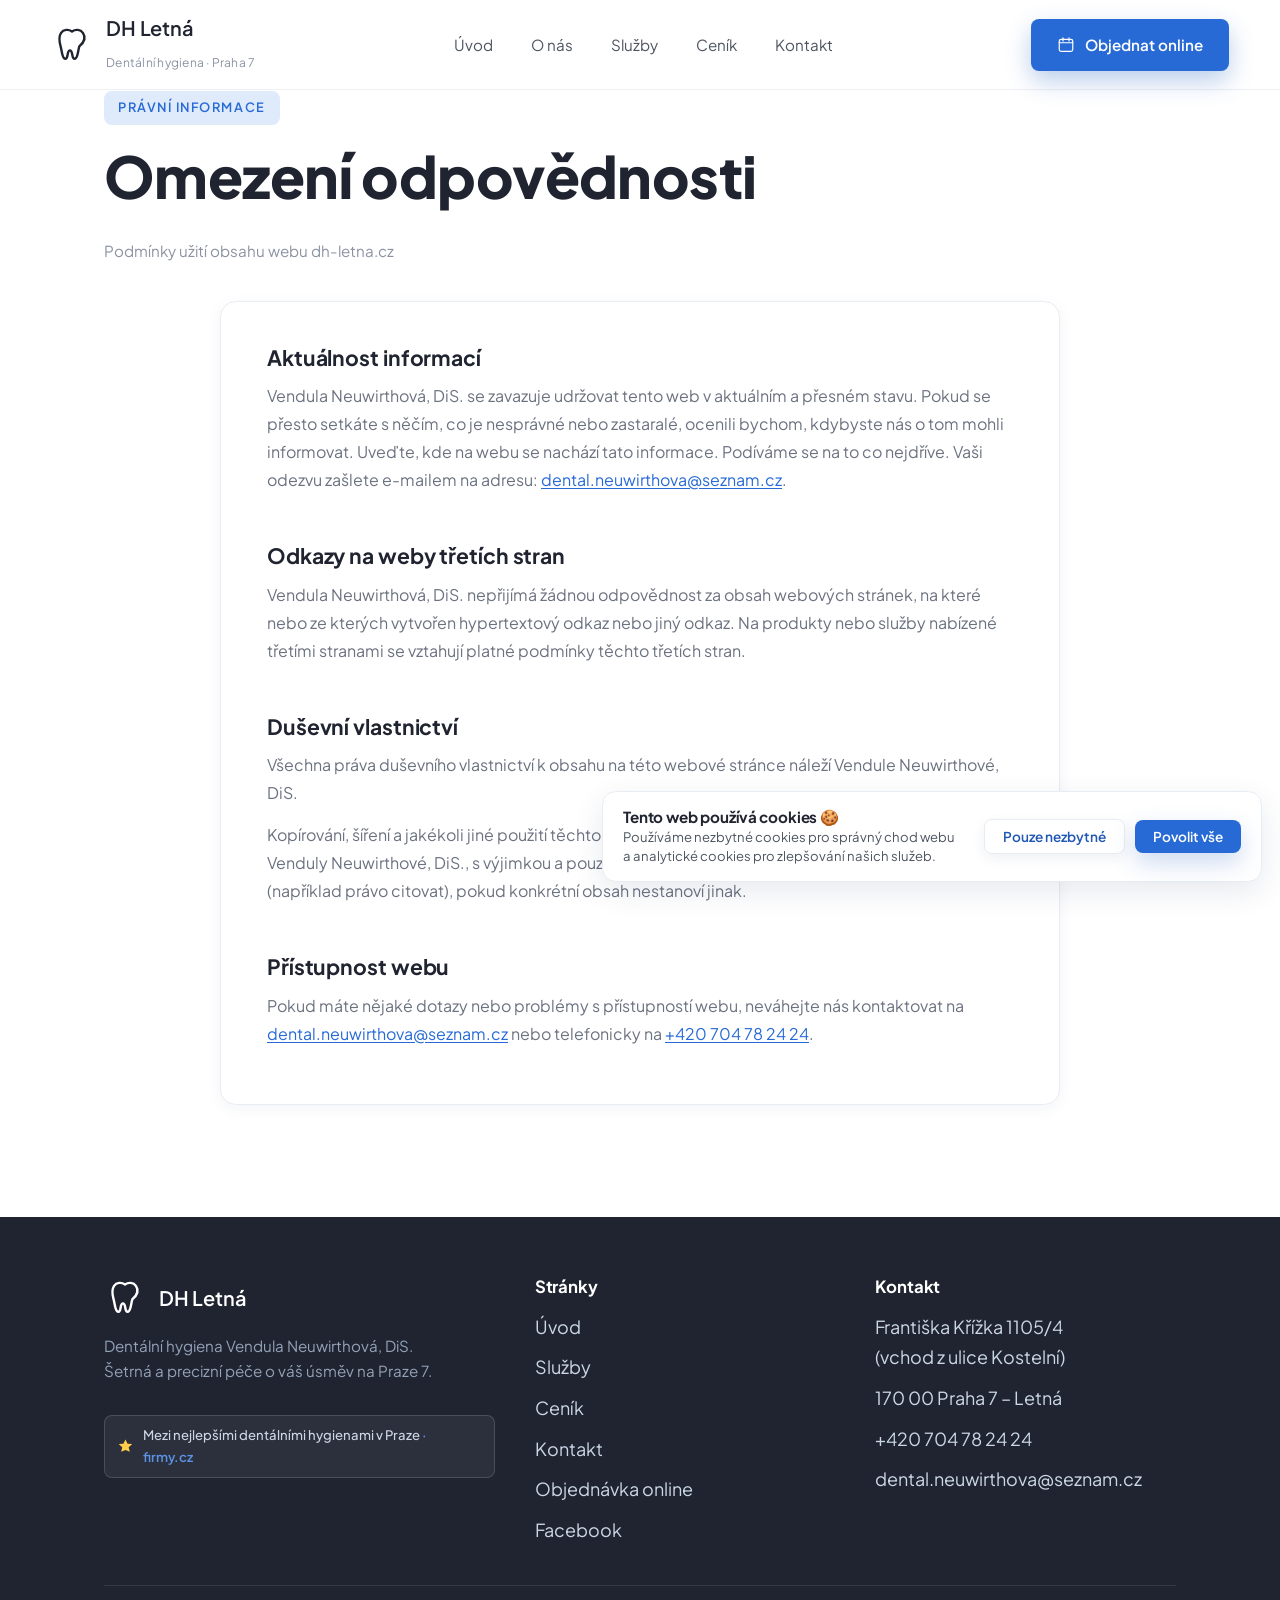
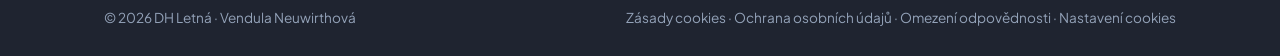
<file: omezeni-odpovednosti/index.html>
<!DOCTYPE html>
<html lang="cs">
<head>
<meta charset="UTF-8">
<meta name="viewport" content="width=device-width, initial-scale=1.0">
<title>Omezení odpovědnosti | DH Letná</title>
<meta name="description" content="Omezení odpovědnosti a autorská práva k obsahu webu Dentální hygiena Letná – Vendula Neuwirthová, DiS.">
<meta name="robots" content="noindex, follow">
<meta property="og:type" content="article">
<meta property="og:locale" content="cs_CZ">
<meta property="og:site_name" content="DH Letná – dentální hygiena">
<meta property="og:title" content="Omezení odpovědnosti | DH Letná">
<meta property="og:description" content="Omezení odpovědnosti a autorská práva k obsahu webu Dentální hygiena Letná – Vendula Neuwirthová, DiS.">
<meta property="og:url" content="https://dh-letna.cz/omezeni-odpovednosti/">
<meta property="og:image" content="https://dh-letna.cz/assets/img/og-share.jpg">
<meta property="og:image:width" content="1200">
<meta property="og:image:height" content="630">
<meta name="twitter:card" content="summary_large_image">
<link rel="canonical" href="https://dh-letna.cz/omezeni-odpovednosti/">
<meta name="theme-color" content="#276ad6">
<link rel="preconnect" href="https://fonts.googleapis.com">
<link rel="preconnect" href="https://fonts.gstatic.com" crossorigin>
<link rel="preload" as="style" href="https://fonts.googleapis.com/css2?family=Plus+Jakarta+Sans:wght@300;400;500;600;700;800&family=Nunito:wght@300;400;600;700&display=swap" onload="this.onload=null;this.rel='stylesheet'">
<noscript><link rel="stylesheet" href="https://fonts.googleapis.com/css2?family=Plus+Jakarta+Sans:wght@300;400;500;600;700;800&family=Nunito:wght@300;400;600;700&display=swap"></noscript>
<link rel="stylesheet" href="../assets/style.css">
<link rel="icon" href="/favicon.ico" sizes="any">
<link rel="icon" type="image/png" sizes="192x192" href="/assets/img/icon-192.png">
<link rel="apple-touch-icon" href="/assets/img/apple-touch-icon.png">
<link rel="manifest" href="/site.webmanifest">
</head>
<body>

  <!-- Cookie lišta -->
<div id="cookie-banner" class="cookie-banner" style="display: none;">
  <div class="cookie-banner__content">
    <div class="cookie-banner__text">
      <h4>Tento web používá cookies 🍪</h4>
      <p>Používáme nezbytné cookies pro správný chod webu a analytické cookies pro zlepšování našich služeb.</p>
    </div>
    <div class="cookie-banner__actions">
      <button id="cookie-accept-necessary" class="btn btn--ghost btn--sm">Pouze nezbytné</button>
      <button id="cookie-accept-all" class="btn btn--primary btn--sm">Povolit vše</button>
    </div>
  </div>
</div>

<script>
  (function () {
    var banner = document.getElementById('cookie-banner');
    var root   = document.documentElement;
    if (!banner) return;

    // lišta si „odsune“ místo, aby nepřekrývala pruh s benefity
    function space(on) {
      root.style.setProperty('--cookie-space', on ? (banner.offsetHeight + 34) + 'px' : '0px');
    }
    function show() { banner.style.display = 'block'; space(true); }
    function hide(volba) {
      try { localStorage.setItem('dh_cookie_consent', volba); } catch (e) {}
      banner.style.display = 'none';
      space(false);
    }

    var ulozeno = null;
    try { ulozeno = localStorage.getItem('dh_cookie_consent'); } catch (e) {}
    if (!ulozeno) show();

    document.getElementById('cookie-accept-all').addEventListener('click', function () { hide('all'); });
    document.getElementById('cookie-accept-necessary').addEventListener('click', function () { hide('necessary'); });

    // odkaz „Nastavení cookies“ v patičce lištu znovu zobrazí
    document.addEventListener('click', function (e) {
      var odkaz = e.target.closest ? e.target.closest('.js-cookie-settings') : null;
      if (!odkaz) return;
      e.preventDefault();
      try { localStorage.removeItem('dh_cookie_consent'); } catch (err) {}
      show();
      banner.scrollIntoView({ block: 'nearest' });
    });
  })();
</script>


<div class="topbar">
  <div class="wrap">
    <a class="topbar__badge" href="https://www.firmy.cz/nejlepsi/Prvni-pomoc-a-zdravotnictvi/Zdravotnicke-sluzby/Zdravotnicka-zarizeni/Lekarske-ordinace/Stomatologicke-ordinace/Dentalni-hygiena/kraj-praha" target="_blank" rel="noopener">
      <svg viewBox="0 0 24 24" aria-hidden="true"><path d="M12 2l2.9 6 6.6.6-5 4.3 1.5 6.5L12 16.8 5.9 19.4 7.4 12.9l-5-4.3L9 8z" fill="currentColor"/></svg>
      <span class="topbar__long">Mezi nejlepšími dentálními hygienami v Praze</span>
      <span class="topbar__short">Nejlepší dentální hygiena v Praze</span>
      <b>· firmy.cz</b>
    </a>
  </div>
</div>
<header class="site-header">
  <div class="wrap">
    <nav class="nav" aria-label="Hlavní navigace">
      <a class="brand" href="../" aria-label="DH Letná – úvod">
        <span class="brand__logo" aria-hidden="true">
          <svg viewBox="0 0 24 24" fill="none"><path d="M12 3.5c-2.2-1.6-5.4-1.4-6.9.8C3.4 6.8 4 10 4.8 12.9c.5 1.8.7 3.6 1.2 5.4.3 1.1.7 2.4 1.8 2.4 1.2 0 1.3-1.8 1.5-3 .2-1.1.5-2.3 1.4-2.3.9 0 1.2 1.2 1.4 2.3.2 1.2.3 3 1.5 3 1.1 0 1.5-1.3 1.8-2.4.5-1.8.7-3.6 1.2-5.4C20 10 20.6 6.8 18.9 4.3 17.4 2.1 14.2 1.9 12 3.5Z" fill="none" stroke="currentColor" stroke-width="1.5" stroke-linejoin="round" stroke-linecap="round"/></svg>
        </span>
        <span>
          <span class="brand__name">DH&nbsp;Letná</span><br>
          <span class="brand__sub">Dentální hygiena · Praha 7</span>
        </span>
      </a>
      <ul class="nav__links">
        <li><a href="../">Úvod</a></li>
        <li><a href="../o-mne/">O nás</a></li>
        <li><a href="../#sluzby">Služby</a></li>
        <li><a href="../cenik/">Ceník</a></li>
        <li><a href="../kontakt/">Kontakt</a></li>
      </ul>
      <div class="nav__cta">
        <a class="btn btn--primary" href="https://dh-letna.xdent.cz" target="_blank" rel="noopener"><svg viewBox="0 0 24 24" fill="none" width="18" height="18" aria-hidden="true"><rect x="3" y="4.5" width="18" height="16" rx="2.5" stroke="currentColor" stroke-width="1.6"/><path d="M3 9h18M8 2.5v4M16 2.5v4" stroke="currentColor" stroke-width="1.6" stroke-linecap="round"/></svg>Objednat online</a>
        <button class="nav__toggle" aria-label="Menu"><span></span><span></span><span></span></button>
      </div>
    </nav>
  </div>
</header>

<main id="obsah">


<section class="page-hero">
  <div class="wrap">
    <span class="eyebrow">Právní informace</span>
    <h1>Omezení odpovědnosti</h1>
    <p class="meta">Podmínky užití obsahu webu dh-letna.cz</p>
  </div>
</section>

<section class="section" style="padding-top:20px;">
  <div class="wrap">
    <div class="legal">
      <div class="card">
        <h2>Aktuálnost informací</h2>
        <p>Vendula Neuwirthová, DiS. se zavazuje udržovat tento web v aktuálním a přesném stavu. Pokud se přesto setkáte s něčím, co je nesprávné nebo zastaralé, ocenili bychom, kdybyste nás o tom mohli informovat. Uveďte, kde na webu se nachází tato informace. Podíváme se na to co nejdříve. Vaši odezvu zašlete e-mailem na adresu: <a href="mailto:dental.neuwirthova@seznam.cz">dental.neuwirthova@seznam.cz</a>.</p>

        <h2>Odkazy na weby třetích stran</h2>
        <p>Vendula Neuwirthová, DiS. nepřijímá žádnou odpovědnost za obsah webových stránek, na které nebo ze kterých vytvořen hypertextový odkaz nebo jiný odkaz. Na produkty nebo služby nabízené třetími stranami se vztahují platné podmínky těchto třetích stran.</p>

        <h2>Duševní vlastnictví</h2>
        <p>Všechna práva duševního vlastnictví k obsahu na této webové stránce náleží Vendule Neuwirthové, DiS.</p>
        <p>Kopírování, šíření a jakékoli jiné použití těchto materiálů není dovoleno bez písemného souhlasu Venduly Neuwirthové, DiS., s výjimkou a pouze pokud není v právních předpisech stanoveno jinak (například právo citovat), pokud konkrétní obsah nestanoví jinak.</p>

        <h2>Přístupnost webu</h2>
        <p>Pokud máte nějaké dotazy nebo problémy s přístupností webu, neváhejte nás kontaktovat na <a href="mailto:dental.neuwirthova@seznam.cz">dental.neuwirthova@seznam.cz</a> nebo telefonicky na <a href="tel:+420704782424">+420 704 78 24 24</a>.</p>
      </div>
    </div>
  </div>
</section>

</main>

<footer class="site-footer">
  <div class="wrap">
    <div class="footer__grid">
      <div class="footer__brand">
        <div class="brand" style="margin-bottom:14px;">
          <span class="brand__logo" aria-hidden="true">
            <svg viewBox="0 0 24 24" fill="none"><path d="M12 3.5c-2.2-1.6-5.4-1.4-6.9.8C3.4 6.8 4 10 4.8 12.9c.5 1.8.7 3.6 1.2 5.4.3 1.1.7 2.4 1.8 2.4 1.2 0 1.3-1.8 1.5-3 .2-1.1.5-2.3 1.4-2.3.9 0 1.2 1.2 1.4 2.3.2 1.2.3 3 1.5 3 1.1 0 1.5-1.3 1.8-2.4.5-1.8.7-3.6 1.2-5.4C20 10 20.6 6.8 18.9 4.3 17.4 2.1 14.2 1.9 12 3.5Z" fill="none" stroke="currentColor" stroke-width="1.5" stroke-linejoin="round" stroke-linecap="round"/></svg>
          </span>
          <span class="brand__name">DH&nbsp;Letná</span>
        </div>
        <p>Dentální hygiena Vendula Neuwirthová, DiS.<br>Šetrná a precizní péče o váš úsměv na Praze 7.</p>
        <a class="footer__badge" href="https://www.firmy.cz/nejlepsi/Prvni-pomoc-a-zdravotnictvi/Zdravotnicke-sluzby/Zdravotnicka-zarizeni/Lekarske-ordinace/Stomatologicke-ordinace/Dentalni-hygiena/kraj-praha" target="_blank" rel="noopener"><svg viewBox="0 0 24 24" aria-hidden="true"><path d="M12 2l2.9 6 6.6.6-5 4.3 1.5 6.5L12 16.8 5.9 19.4 7.4 12.9l-5-4.3L9 8z" fill="currentColor"/></svg><span>Mezi nejlepšími dentálními hygienami v Praze <b>· firmy.cz</b></span></a>
      </div>
      <div>
        <h4>Stránky</h4>
        <ul class="footer__links">
          <li><a href="../">Úvod</a></li>
          <li><a href="../#sluzby">Služby</a></li>
          <li><a href="../cenik/">Ceník</a></li>
          <li><a href="../kontakt/">Kontakt</a></li>
          <li><a href="https://dh-letna.xdent.cz" target="_blank" rel="noopener">Objednávka online</a></li>
          <li><a class="fb" href="https://www.facebook.com/dentalneuwirthova/?locale=cs_CZ" target="_blank" rel="noopener">Facebook</a></li>
        </ul>
      </div>
      <div>
        <h4>Kontakt</h4>
        <ul class="footer__links">
          <li>Františka Křížka 1105/4<br>(vchod z ulice Kostelní)</li>
          <li>170 00 Praha 7 – Letná</li>
          <li><a href="tel:+420704782424">+420 704 78 24 24</a></li>
          <li><a href="mailto:dental.neuwirthova@seznam.cz">dental.neuwirthova@seznam.cz</a></li>
        </ul>
      </div>
    </div>
    <div class="footer__bottom">
      <span>© 2026 DH Letná · Vendula Neuwirthová</span>
      <span><a href="/zasady-cookies-eu/">Zásady cookies</a> · <a href="/politika-ochrany-osobnich-udaju/">Ochrana osobních údajů</a> · <a href="/omezeni-odpovednosti/">Omezení odpovědnosti</a> · <a class="js-cookie-settings" href="/zasady-cookies-eu/">Nastavení cookies</a></span>
    </div>
  </div>
</footer>

<script src="../assets/main.js"></script>
</body>
</html>
</file>
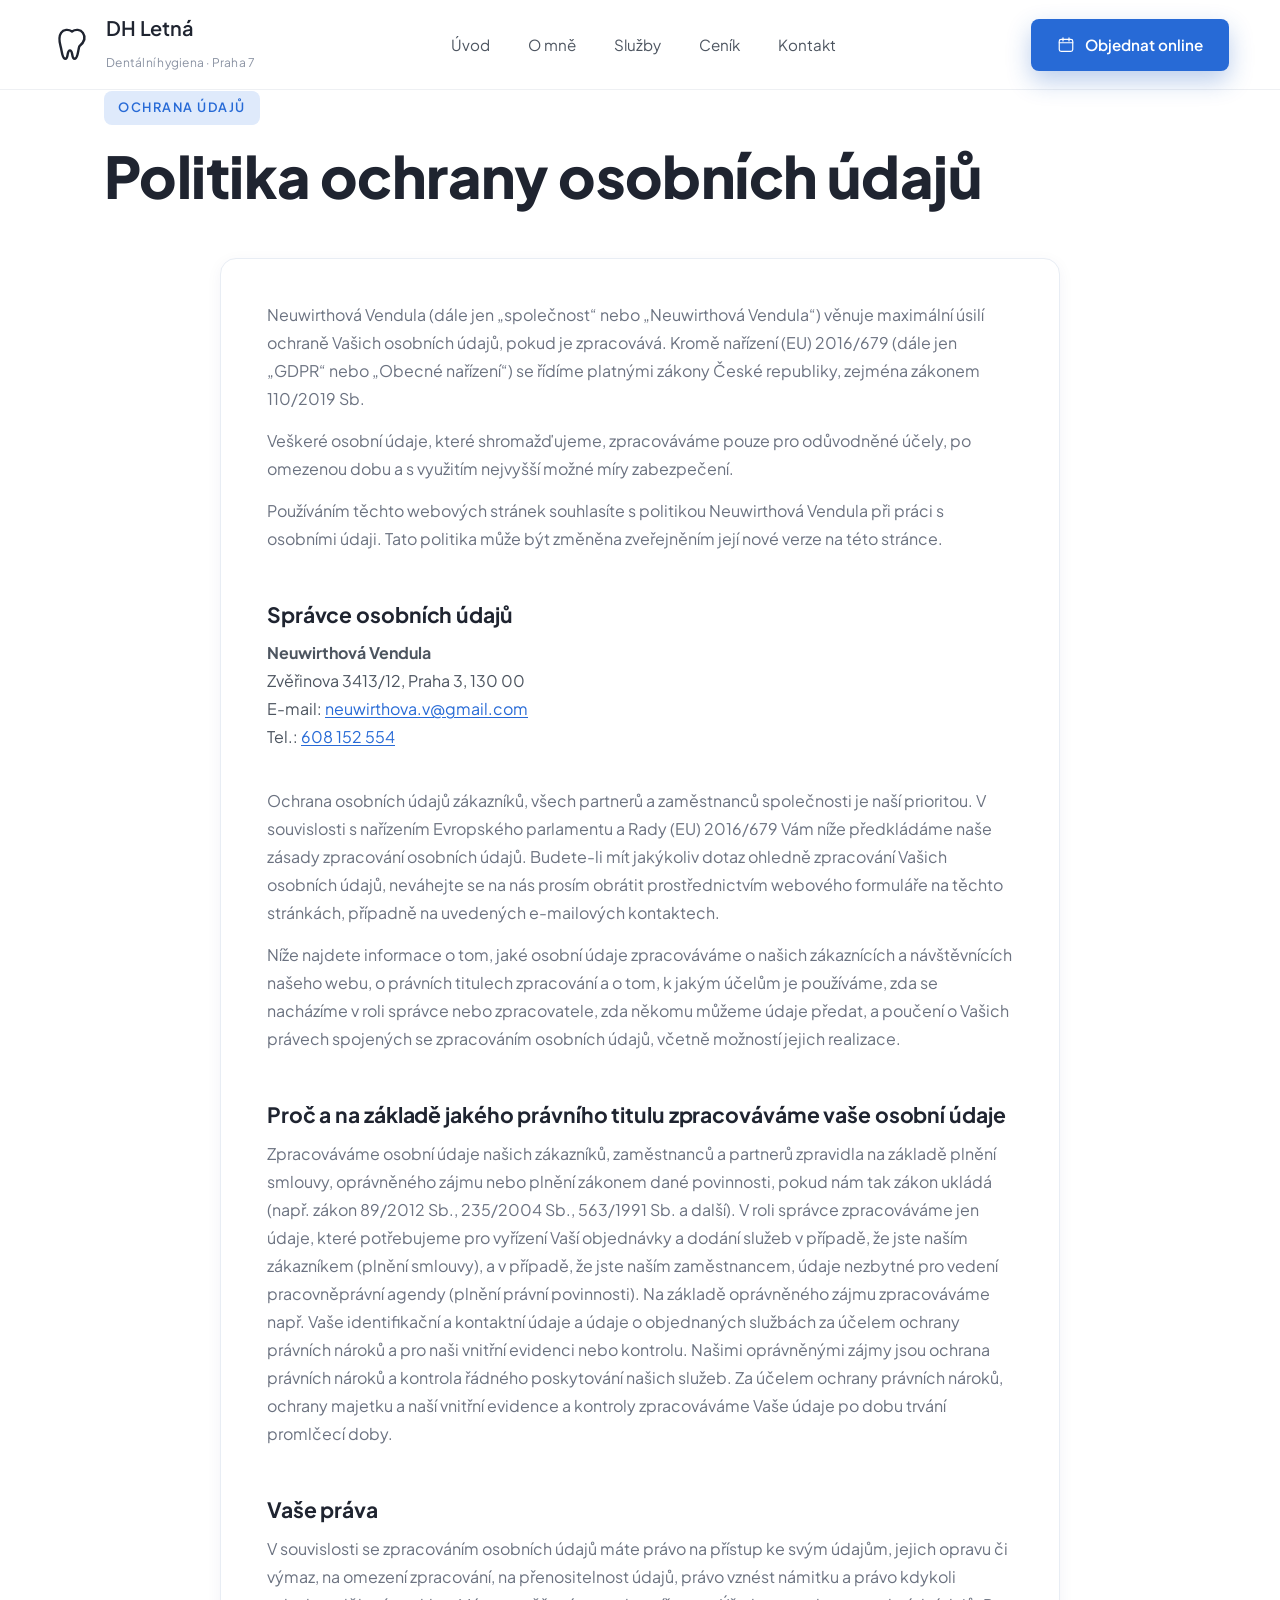
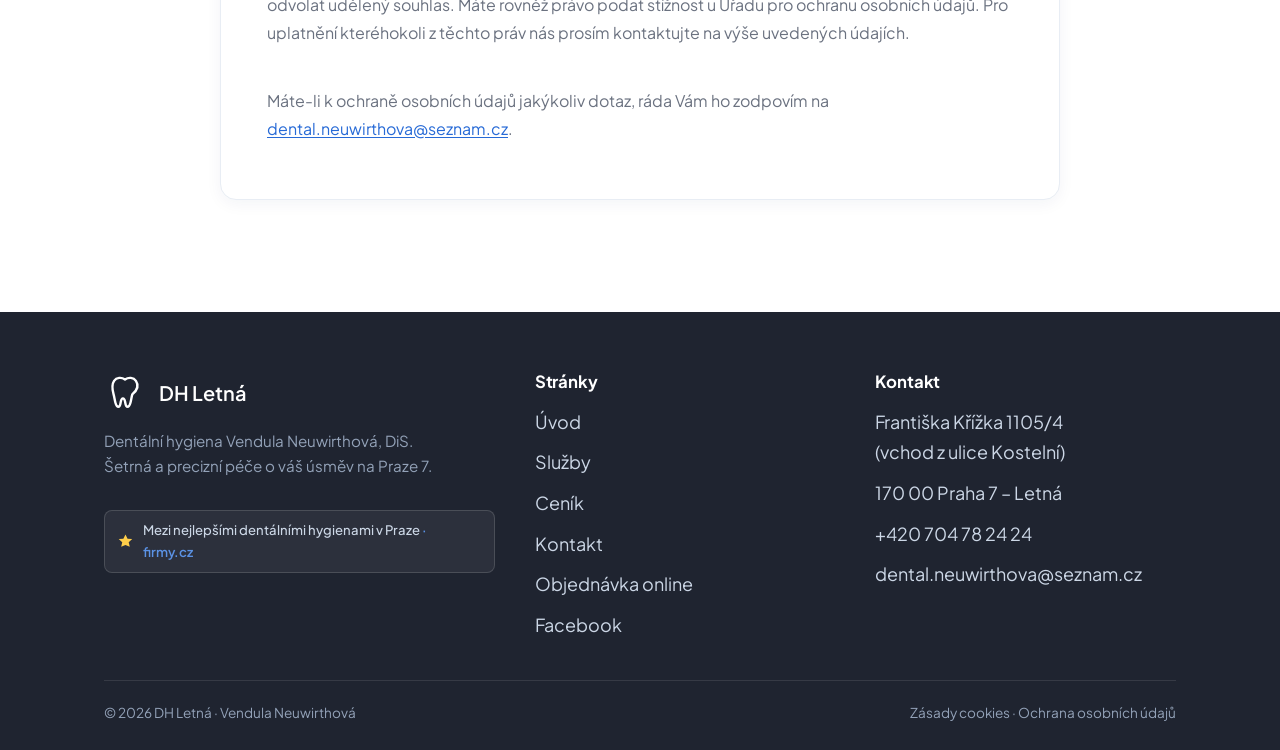
<file: politika-ochrany-osobnich-udaju/index.html>
<!DOCTYPE html>
<html lang="cs">
<head>
<meta charset="UTF-8">
<meta name="viewport" content="width=device-width, initial-scale=1.0">
<title>Politika ochrany osobních údajů | DH Letná</title>
<meta name="description" content="Zásady zpracování a ochrany osobních údajů (GDPR) – Dentální hygiena Letná, Vendula Neuwirthová.">
<meta name="robots" content="noindex, follow">
<meta property="og:type" content="article">
<meta property="og:locale" content="cs_CZ">
<meta property="og:site_name" content="DH Letná – dentální hygiena">
<meta property="og:title" content="Politika ochrany osobních údajů | DH Letná">
<meta property="og:description" content="Zásady zpracování a ochrany osobních údajů (GDPR) – Dentální hygiena Letná, Vendula Neuwirthová.">
<meta property="og:url" content="https://dh-letna.cz/politika-ochrany-osobnich-udaju/">
<meta property="og:image" content="https://dh-letna.cz/assets/img/og-share.jpg">
<meta property="og:image:width" content="1200">
<meta property="og:image:height" content="630">
<meta name="twitter:card" content="summary_large_image">
<link rel="canonical" href="https://dh-letna.cz/politika-ochrany-osobnich-udaju/">
<meta name="theme-color" content="#276ad6">
<link rel="preconnect" href="https://fonts.googleapis.com">
<link rel="preconnect" href="https://fonts.gstatic.com" crossorigin>
<link rel="preload" as="style" href="https://fonts.googleapis.com/css2?family=Plus+Jakarta+Sans:wght@300;400;500;600;700;800&family=Nunito:wght@300;400;600;700&display=swap" onload="this.onload=null;this.rel='stylesheet'">
<noscript><link rel="stylesheet" href="https://fonts.googleapis.com/css2?family=Plus+Jakarta+Sans:wght@300;400;500;600;700;800&family=Nunito:wght@300;400;600;700&display=swap"></noscript>
<link rel="stylesheet" href="../assets/style.css">
<link rel="icon" href="/favicon.ico" sizes="any">
<link rel="icon" type="image/png" sizes="192x192" href="/assets/img/icon-192.png">
<link rel="apple-touch-icon" href="/assets/img/apple-touch-icon.png">
<link rel="manifest" href="/site.webmanifest">
</head>
<body>

<div class="topbar">
  <div class="wrap">
    <a class="topbar__badge" href="https://www.firmy.cz/nejlepsi/Prvni-pomoc-a-zdravotnictvi/Zdravotnicke-sluzby/Zdravotnicka-zarizeni/Lekarske-ordinace/Stomatologicke-ordinace/Dentalni-hygiena/kraj-praha" target="_blank" rel="noopener">
      <svg viewBox="0 0 24 24" aria-hidden="true"><path d="M12 2l2.9 6 6.6.6-5 4.3 1.5 6.5L12 16.8 5.9 19.4 7.4 12.9l-5-4.3L9 8z" fill="currentColor"/></svg>
      <span class="topbar__long">Mezi nejlepšími dentálními hygienami v Praze</span>
      <span class="topbar__short">Nejlepší dentální hygiena v Praze</span>
      <b>· firmy.cz</b>
    </a>
  </div>
</div>
<header class="site-header">
  <div class="wrap">
    <nav class="nav" aria-label="Hlavní navigace">
      <a class="brand" href="../" aria-label="DH Letná – úvod">
        <span class="brand__logo" aria-hidden="true">
          <svg viewBox="0 0 24 24" fill="none"><path d="M12 3.5c-2.2-1.6-5.4-1.4-6.9.8C3.4 6.8 4 10 4.8 12.9c.5 1.8.7 3.6 1.2 5.4.3 1.1.7 2.4 1.8 2.4 1.2 0 1.3-1.8 1.5-3 .2-1.1.5-2.3 1.4-2.3.9 0 1.2 1.2 1.4 2.3.2 1.2.3 3 1.5 3 1.1 0 1.5-1.3 1.8-2.4.5-1.8.7-3.6 1.2-5.4C20 10 20.6 6.8 18.9 4.3 17.4 2.1 14.2 1.9 12 3.5Z" fill="none" stroke="currentColor" stroke-width="1.5" stroke-linejoin="round" stroke-linecap="round"/></svg>
        </span>
        <span>
          <span class="brand__name">DH&nbsp;Letná</span><br>
          <span class="brand__sub">Dentální hygiena · Praha 7</span>
        </span>
      </a>
      <ul class="nav__links">
        <li><a href="../">Úvod</a></li>
        <li><a href="../o-mne/">O mně</a></li>
        <li><a href="../#sluzby">Služby</a></li>
        <li><a href="../cenik/">Ceník</a></li>
        <li><a href="../kontakt/">Kontakt</a></li>
      </ul>
      <div class="nav__cta">
        <a class="btn btn--primary" href="https://dh-letna.xdent.cz" target="_blank" rel="noopener"><svg viewBox="0 0 24 24" fill="none" width="18" height="18" aria-hidden="true"><rect x="3" y="4.5" width="18" height="16" rx="2.5" stroke="currentColor" stroke-width="1.6"/><path d="M3 9h18M8 2.5v4M16 2.5v4" stroke="currentColor" stroke-width="1.6" stroke-linecap="round"/></svg>Objednat online</a>
        <button class="nav__toggle" aria-label="Menu"><span></span><span></span><span></span></button>
      </div>
    </nav>
  </div>
</header>

<main id="obsah">


<section class="page-hero">
  <div class="wrap">
    <span class="eyebrow">Ochrana údajů</span>
    <h1>Politika ochrany osobních údajů</h1>
  </div>
</section>

<section class="section" style="padding-top:20px;">
  <div class="wrap">
    <div class="legal">
      <div class="card">
        <p>Neuwirthová Vendula (dále jen „společnost“ nebo „Neuwirthová Vendula“) věnuje maximální úsilí ochraně Vašich osobních údajů, pokud je zpracovává. Kromě nařízení (EU) 2016/679 (dále jen „GDPR“ nebo „Obecné nařízení“) se řídíme platnými zákony České republiky, zejména zákonem 110/2019 Sb.</p>
        <p>Veškeré osobní údaje, které shromažďujeme, zpracováváme pouze pro odůvodněné účely, po omezenou dobu a s využitím nejvyšší možné míry zabezpečení.</p>
        <p>Používáním těchto webových stránek souhlasíte s politikou Neuwirthová Vendula při práci s osobními údaji. Tato politika může být změněna zveřejněním její nové verze na této stránce.</p>

        <h2>Správce osobních údajů</h2>
        <div class="contact-box">
          <p><strong>Neuwirthová Vendula</strong><br>
          Zvěřinova 3413/12, Praha 3, 130 00<br>
          E-mail: <a href="mailto:neuwirthova.v@gmail.com">neuwirthova.v@gmail.com</a><br>
          Tel.: <a href="tel:+420608152554">608 152 554</a></p>
        </div>

        <p style="margin-top:22px;">Ochrana osobních údajů zákazníků, všech partnerů a zaměstnanců společnosti je naší prioritou. V souvislosti s nařízením Evropského parlamentu a Rady (EU) 2016/679 Vám níže předkládáme naše zásady zpracování osobních údajů. Budete-li mít jakýkoliv dotaz ohledně zpracování Vašich osobních údajů, neváhejte se na nás prosím obrátit prostřednictvím webového formuláře na těchto stránkách, případně na uvedených e-mailových kontaktech.</p>
        <p>Níže najdete informace o tom, jaké osobní údaje zpracováváme o našich zákaznících a návštěvnících našeho webu, o právních titulech zpracování a o tom, k jakým účelům je používáme, zda se nacházíme v roli správce nebo zpracovatele, zda někomu můžeme údaje předat, a poučení o Vašich právech spojených se zpracováním osobních údajů, včetně možností jejich realizace.</p>

        <h2>Proč a na základě jakého právního titulu zpracováváme vaše osobní údaje</h2>
        <p>Zpracováváme osobní údaje našich zákazníků, zaměstnanců a partnerů zpravidla na základě plnění smlouvy, oprávněného zájmu nebo plnění zákonem dané povinnosti, pokud nám tak zákon ukládá (např. zákon 89/2012 Sb., 235/2004 Sb., 563/1991 Sb. a další). V roli správce zpracováváme jen údaje, které potřebujeme pro vyřízení Vaší objednávky a dodání služeb v případě, že jste naším zákazníkem (plnění smlouvy), a v případě, že jste naším zaměstnancem, údaje nezbytné pro vedení pracovněprávní agendy (plnění právní povinnosti). Na základě oprávněného zájmu zpracováváme např. Vaše identifikační a kontaktní údaje a údaje o objednaných službách za účelem ochrany právních nároků a pro naši vnitřní evidenci nebo kontrolu. Našimi oprávněnými zájmy jsou ochrana právních nároků a kontrola řádného poskytování našich služeb. Za účelem ochrany právních nároků, ochrany majetku a naší vnitřní evidence a kontroly zpracováváme Vaše údaje po dobu trvání promlčecí doby.</p>

        <h2>Vaše práva</h2>
        <p>V souvislosti se zpracováním osobních údajů máte právo na přístup ke svým údajům, jejich opravu či výmaz, na omezení zpracování, na přenositelnost údajů, právo vznést námitku a právo kdykoli odvolat udělený souhlas. Máte rovněž právo podat stížnost u Úřadu pro ochranu osobních údajů. Pro uplatnění kteréhokoli z těchto práv nás prosím kontaktujte na výše uvedených údajích.</p>

        <p class="meta" style="margin-top:26px;">Máte-li k ochraně osobních údajů jakýkoliv dotaz, ráda Vám ho zodpovím na <a href="mailto:dental.neuwirthova@seznam.cz">dental.neuwirthova@seznam.cz</a>.</p>
      </div>
    </div>
  </div>
</section>

</main>

<footer class="site-footer">
  <div class="wrap">
    <div class="footer__grid">
      <div class="footer__brand">
        <div class="brand" style="margin-bottom:14px;">
          <span class="brand__logo" aria-hidden="true">
            <svg viewBox="0 0 24 24" fill="none"><path d="M12 3.5c-2.2-1.6-5.4-1.4-6.9.8C3.4 6.8 4 10 4.8 12.9c.5 1.8.7 3.6 1.2 5.4.3 1.1.7 2.4 1.8 2.4 1.2 0 1.3-1.8 1.5-3 .2-1.1.5-2.3 1.4-2.3.9 0 1.2 1.2 1.4 2.3.2 1.2.3 3 1.5 3 1.1 0 1.5-1.3 1.8-2.4.5-1.8.7-3.6 1.2-5.4C20 10 20.6 6.8 18.9 4.3 17.4 2.1 14.2 1.9 12 3.5Z" fill="none" stroke="currentColor" stroke-width="1.5" stroke-linejoin="round" stroke-linecap="round"/></svg>
          </span>
          <span class="brand__name">DH&nbsp;Letná</span>
        </div>
        <p>Dentální hygiena Vendula Neuwirthová, DiS.<br>Šetrná a precizní péče o váš úsměv na Praze 7.</p>
        <a class="footer__badge" href="https://www.firmy.cz/nejlepsi/Prvni-pomoc-a-zdravotnictvi/Zdravotnicke-sluzby/Zdravotnicka-zarizeni/Lekarske-ordinace/Stomatologicke-ordinace/Dentalni-hygiena/kraj-praha" target="_blank" rel="noopener"><svg viewBox="0 0 24 24" aria-hidden="true"><path d="M12 2l2.9 6 6.6.6-5 4.3 1.5 6.5L12 16.8 5.9 19.4 7.4 12.9l-5-4.3L9 8z" fill="currentColor"/></svg><span>Mezi nejlepšími dentálními hygienami v Praze <b>· firmy.cz</b></span></a>
      </div>
      <div>
        <h4>Stránky</h4>
        <ul class="footer__links">
          <li><a href="../">Úvod</a></li>
          <li><a href="../#sluzby">Služby</a></li>
          <li><a href="../cenik/">Ceník</a></li>
          <li><a href="../kontakt/">Kontakt</a></li>
          <li><a href="https://dh-letna.xdent.cz" target="_blank" rel="noopener">Objednávka online</a></li>
          <li><a class="fb" href="https://www.facebook.com/dentalneuwirthova/?locale=cs_CZ" target="_blank" rel="noopener">Facebook</a></li>
        </ul>
      </div>
      <div>
        <h4>Kontakt</h4>
        <ul class="footer__links">
          <li>Františka Křížka 1105/4<br>(vchod z ulice Kostelní)</li>
          <li>170 00 Praha 7 – Letná</li>
          <li><a href="tel:+420704782424">+420 704 78 24 24</a></li>
          <li><a href="mailto:dental.neuwirthova@seznam.cz">dental.neuwirthova@seznam.cz</a></li>
        </ul>
      </div>
    </div>
    <div class="footer__bottom">
      <span>© 2026 DH Letná · Vendula Neuwirthová</span>
      <span><a href="../zasady-cookies-eu/">Zásady cookies</a> · <a href="./">Ochrana osobních údajů</a></span>
    </div>
  </div>
</footer>

<script src="../assets/main.js"></script>
</body>
</html>
</file>
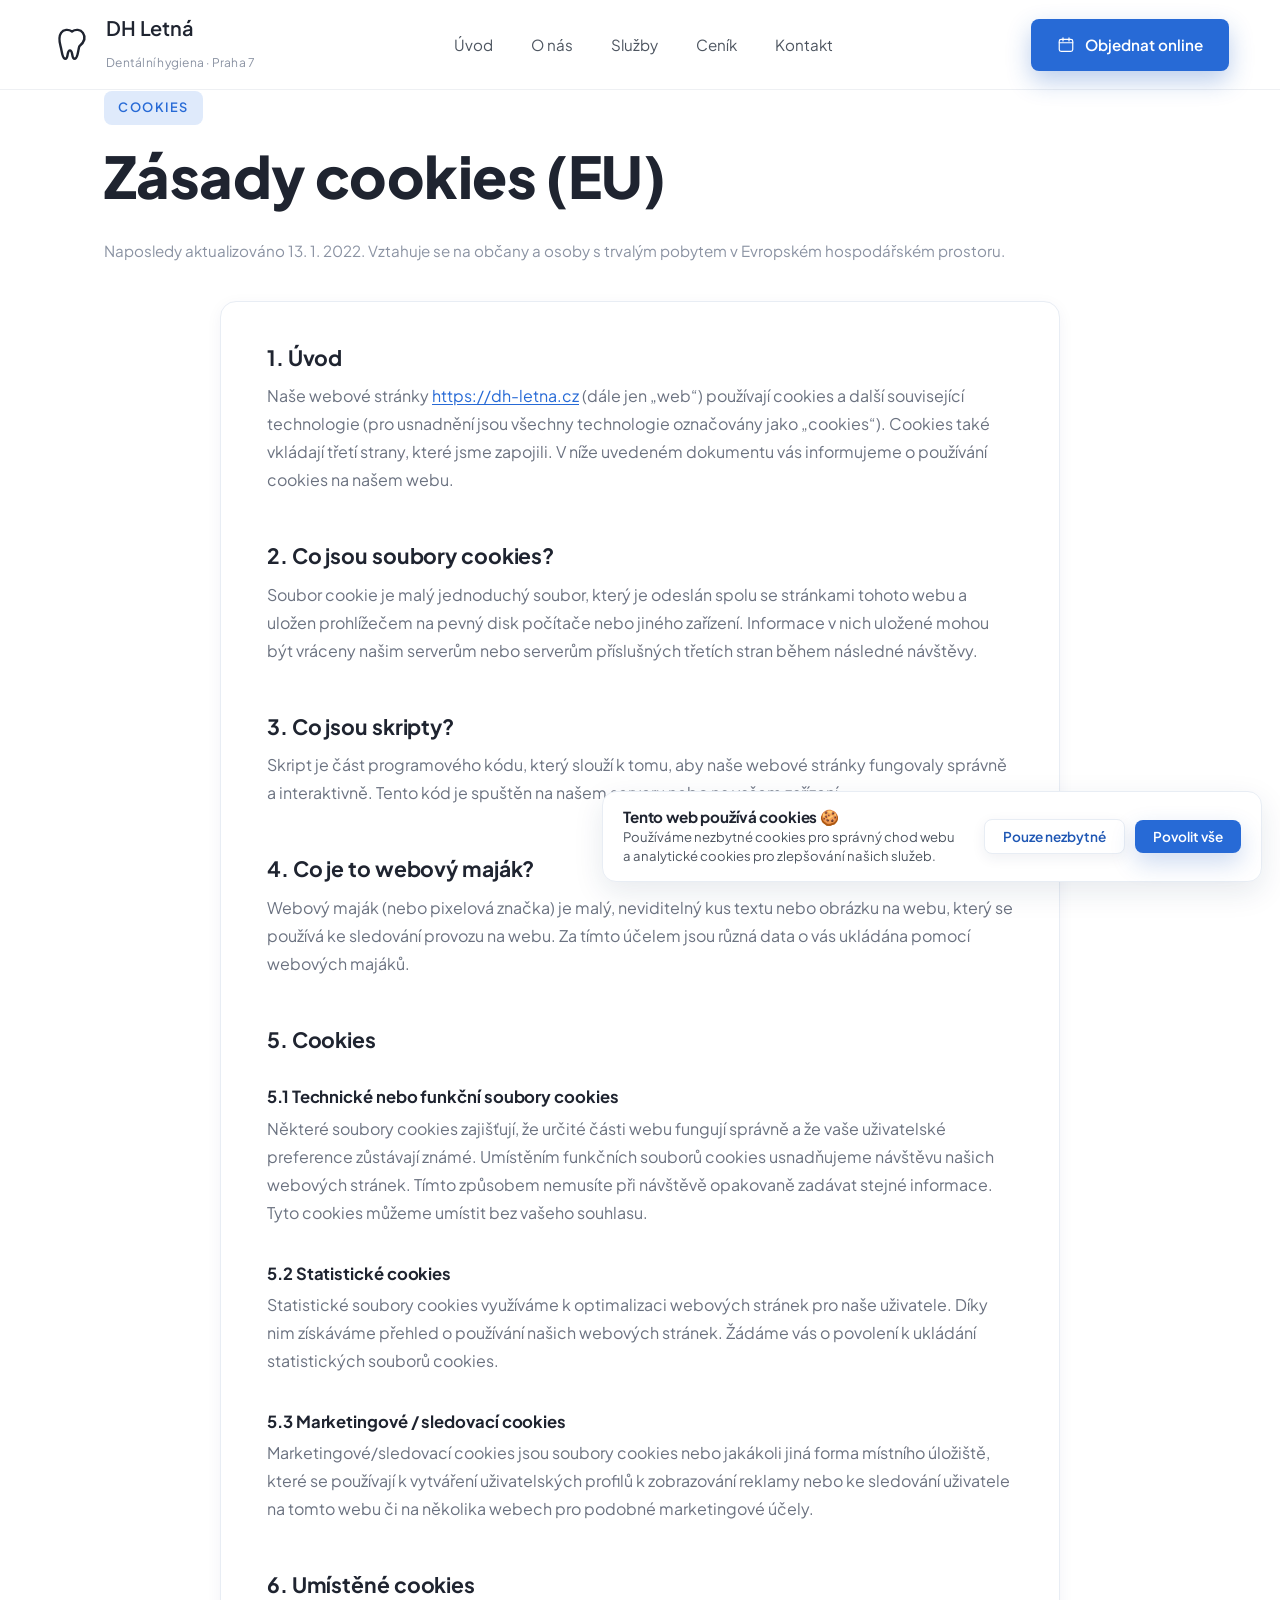
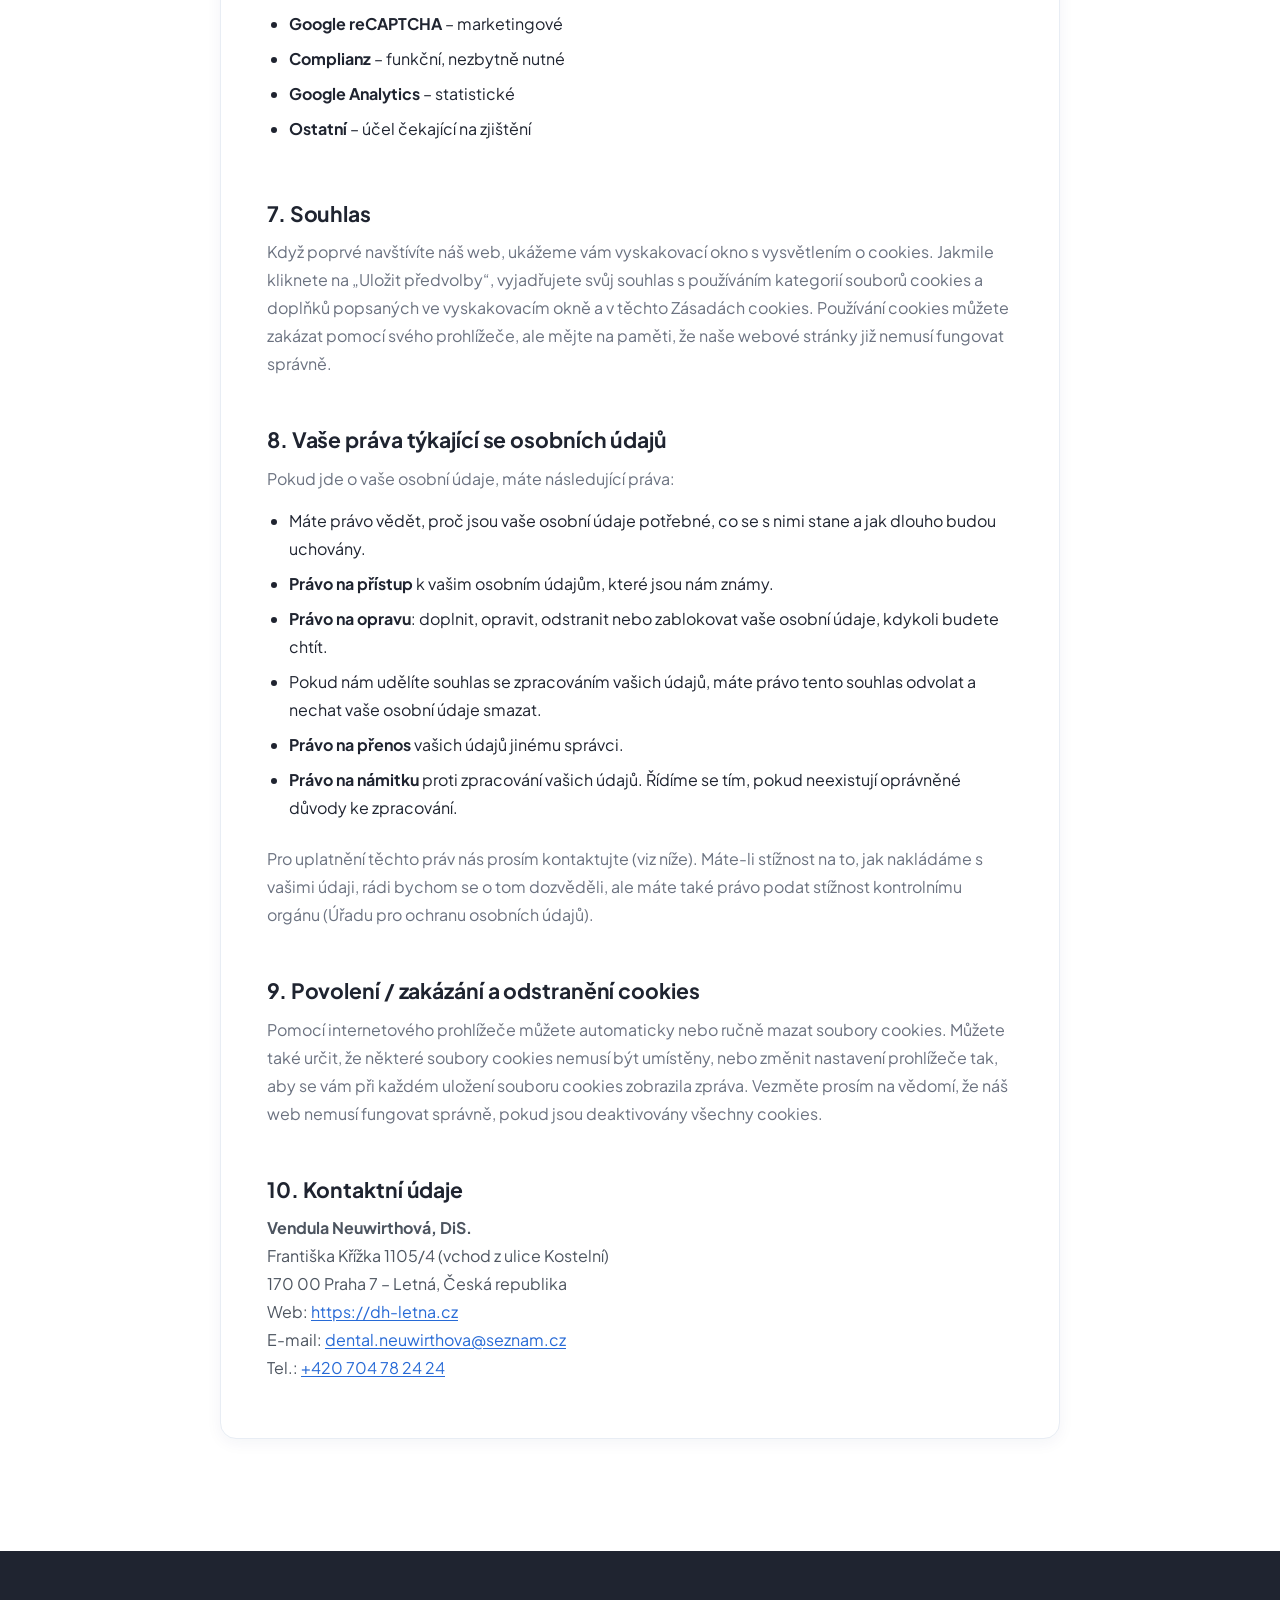
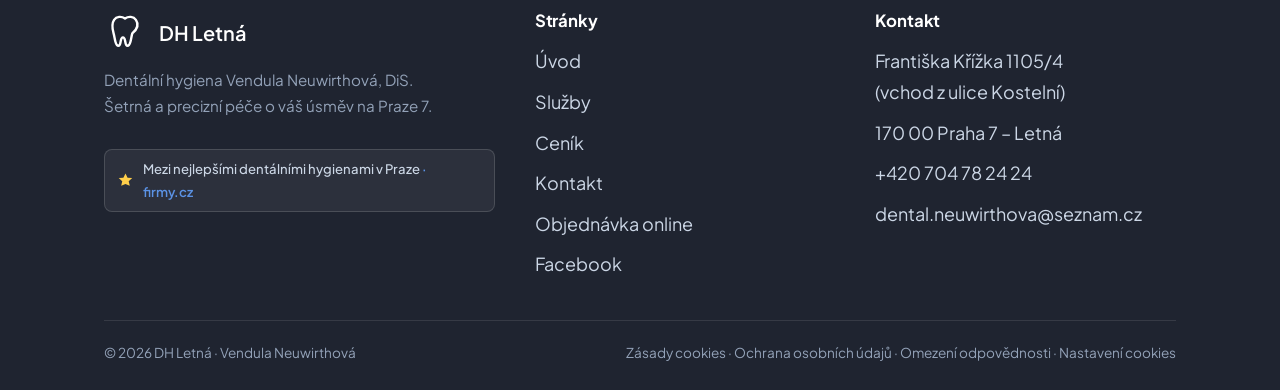
<file: zasady-cookies-eu/index.html>
<!DOCTYPE html>
<html lang="cs">
<head>
<meta charset="UTF-8">
<meta name="viewport" content="width=device-width, initial-scale=1.0">
<title>Zásady cookies (EU) | DH Letná</title>
<meta name="description" content="Zásady používání souborů cookies na webu Dentální hygiena Letná – Vendula Neuwirthová.">
<meta name="robots" content="noindex, follow">
<meta property="og:type" content="article">
<meta property="og:locale" content="cs_CZ">
<meta property="og:site_name" content="DH Letná – dentální hygiena">
<meta property="og:title" content="Zásady cookies (EU) | DH Letná">
<meta property="og:description" content="Zásady používání souborů cookies na webu Dentální hygiena Letná – Vendula Neuwirthová.">
<meta property="og:url" content="https://dh-letna.cz/zasady-cookies-eu/">
<meta property="og:image" content="https://dh-letna.cz/assets/img/og-share.jpg">
<meta property="og:image:width" content="1200">
<meta property="og:image:height" content="630">
<meta name="twitter:card" content="summary_large_image">
<link rel="canonical" href="https://dh-letna.cz/zasady-cookies-eu/">
<meta name="theme-color" content="#276ad6">
<link rel="preconnect" href="https://fonts.googleapis.com">
<link rel="preconnect" href="https://fonts.gstatic.com" crossorigin>
<link rel="preload" as="style" href="https://fonts.googleapis.com/css2?family=Plus+Jakarta+Sans:wght@300;400;500;600;700;800&family=Nunito:wght@300;400;600;700&display=swap" onload="this.onload=null;this.rel='stylesheet'">
<noscript><link rel="stylesheet" href="https://fonts.googleapis.com/css2?family=Plus+Jakarta+Sans:wght@300;400;500;600;700;800&family=Nunito:wght@300;400;600;700&display=swap"></noscript>
<link rel="stylesheet" href="../assets/style.css">
<link rel="icon" href="/favicon.ico" sizes="any">
<link rel="icon" type="image/png" sizes="192x192" href="/assets/img/icon-192.png">
<link rel="apple-touch-icon" href="/assets/img/apple-touch-icon.png">
<link rel="manifest" href="/site.webmanifest">
</head>
<body>

  <!-- Cookie lišta -->
<div id="cookie-banner" class="cookie-banner" style="display: none;">
  <div class="cookie-banner__content">
    <div class="cookie-banner__text">
      <h4>Tento web používá cookies 🍪</h4>
      <p>Používáme nezbytné cookies pro správný chod webu a analytické cookies pro zlepšování našich služeb.</p>
    </div>
    <div class="cookie-banner__actions">
      <button id="cookie-accept-necessary" class="btn btn--ghost btn--sm">Pouze nezbytné</button>
      <button id="cookie-accept-all" class="btn btn--primary btn--sm">Povolit vše</button>
    </div>
  </div>
</div>

<script>
  (function () {
    var banner = document.getElementById('cookie-banner');
    var root   = document.documentElement;
    if (!banner) return;

    // lišta si „odsune“ místo, aby nepřekrývala pruh s benefity
    function space(on) {
      root.style.setProperty('--cookie-space', on ? (banner.offsetHeight + 34) + 'px' : '0px');
    }
    function show() { banner.style.display = 'block'; space(true); }
    function hide(volba) {
      try { localStorage.setItem('dh_cookie_consent', volba); } catch (e) {}
      banner.style.display = 'none';
      space(false);
    }

    var ulozeno = null;
    try { ulozeno = localStorage.getItem('dh_cookie_consent'); } catch (e) {}
    if (!ulozeno) show();

    document.getElementById('cookie-accept-all').addEventListener('click', function () { hide('all'); });
    document.getElementById('cookie-accept-necessary').addEventListener('click', function () { hide('necessary'); });

    // odkaz „Nastavení cookies“ v patičce lištu znovu zobrazí
    document.addEventListener('click', function (e) {
      var odkaz = e.target.closest ? e.target.closest('.js-cookie-settings') : null;
      if (!odkaz) return;
      e.preventDefault();
      try { localStorage.removeItem('dh_cookie_consent'); } catch (err) {}
      show();
      banner.scrollIntoView({ block: 'nearest' });
    });
  })();
</script>


<div class="topbar">
  <div class="wrap">
    <a class="topbar__badge" href="https://www.firmy.cz/nejlepsi/Prvni-pomoc-a-zdravotnictvi/Zdravotnicke-sluzby/Zdravotnicka-zarizeni/Lekarske-ordinace/Stomatologicke-ordinace/Dentalni-hygiena/kraj-praha" target="_blank" rel="noopener">
      <svg viewBox="0 0 24 24" aria-hidden="true"><path d="M12 2l2.9 6 6.6.6-5 4.3 1.5 6.5L12 16.8 5.9 19.4 7.4 12.9l-5-4.3L9 8z" fill="currentColor"/></svg>
      <span class="topbar__long">Mezi nejlepšími dentálními hygienami v Praze</span>
      <span class="topbar__short">Nejlepší dentální hygiena v Praze</span>
      <b>· firmy.cz</b>
    </a>
  </div>
</div>
<header class="site-header">
  <div class="wrap">
    <nav class="nav" aria-label="Hlavní navigace">
      <a class="brand" href="../" aria-label="DH Letná – úvod">
        <span class="brand__logo" aria-hidden="true">
          <svg viewBox="0 0 24 24" fill="none"><path d="M12 3.5c-2.2-1.6-5.4-1.4-6.9.8C3.4 6.8 4 10 4.8 12.9c.5 1.8.7 3.6 1.2 5.4.3 1.1.7 2.4 1.8 2.4 1.2 0 1.3-1.8 1.5-3 .2-1.1.5-2.3 1.4-2.3.9 0 1.2 1.2 1.4 2.3.2 1.2.3 3 1.5 3 1.1 0 1.5-1.3 1.8-2.4.5-1.8.7-3.6 1.2-5.4C20 10 20.6 6.8 18.9 4.3 17.4 2.1 14.2 1.9 12 3.5Z" fill="none" stroke="currentColor" stroke-width="1.5" stroke-linejoin="round" stroke-linecap="round"/></svg>
        </span>
        <span>
          <span class="brand__name">DH&nbsp;Letná</span><br>
          <span class="brand__sub">Dentální hygiena · Praha 7</span>
        </span>
      </a>
      <ul class="nav__links">
        <li><a href="../">Úvod</a></li>
        <li><a href="../o-mne/">O nás</a></li>
        <li><a href="../#sluzby">Služby</a></li>
        <li><a href="../cenik/">Ceník</a></li>
        <li><a href="../kontakt/">Kontakt</a></li>
      </ul>
      <div class="nav__cta">
        <a class="btn btn--primary" href="https://dh-letna.xdent.cz" target="_blank" rel="noopener"><svg viewBox="0 0 24 24" fill="none" width="18" height="18" aria-hidden="true"><rect x="3" y="4.5" width="18" height="16" rx="2.5" stroke="currentColor" stroke-width="1.6"/><path d="M3 9h18M8 2.5v4M16 2.5v4" stroke="currentColor" stroke-width="1.6" stroke-linecap="round"/></svg>Objednat online</a>
        <button class="nav__toggle" aria-label="Menu"><span></span><span></span><span></span></button>
      </div>
    </nav>
  </div>
</header>

<main id="obsah">


<section class="page-hero">
  <div class="wrap">
    <span class="eyebrow">Cookies</span>
    <h1>Zásady cookies (EU)</h1>
    <p class="meta">Naposledy aktualizováno 13. 1. 2022. Vztahuje se na občany a osoby s trvalým pobytem v Evropském hospodářském prostoru.</p>
  </div>
</section>

<section class="section" style="padding-top:20px;">
  <div class="wrap">
    <div class="legal">
      <div class="card">
        <h2>1. Úvod</h2>
        <p>Naše webové stránky <a href="../">https://dh-letna.cz</a> (dále jen „web“) používají cookies a další související technologie (pro usnadnění jsou všechny technologie označovány jako „cookies“). Cookies také vkládají třetí strany, které jsme zapojili. V níže uvedeném dokumentu vás informujeme o používání cookies na našem webu.</p>

        <h2>2. Co jsou soubory cookies?</h2>
        <p>Soubor cookie je malý jednoduchý soubor, který je odeslán spolu se stránkami tohoto webu a uložen prohlížečem na pevný disk počítače nebo jiného zařízení. Informace v nich uložené mohou být vráceny našim serverům nebo serverům příslušných třetích stran během následné návštěvy.</p>

        <h2>3. Co jsou skripty?</h2>
        <p>Skript je část programového kódu, který slouží k tomu, aby naše webové stránky fungovaly správně a interaktivně. Tento kód je spuštěn na našem serveru nebo na vašem zařízení.</p>

        <h2>4. Co je to webový maják?</h2>
        <p>Webový maják (nebo pixelová značka) je malý, neviditelný kus textu nebo obrázku na webu, který se používá ke sledování provozu na webu. Za tímto účelem jsou různá data o vás ukládána pomocí webových majáků.</p>

        <h2>5. Cookies</h2>
        <h3>5.1 Technické nebo funkční soubory cookies</h3>
        <p>Některé soubory cookies zajišťují, že určité části webu fungují správně a že vaše uživatelské preference zůstávají známé. Umístěním funkčních souborů cookies usnadňujeme návštěvu našich webových stránek. Tímto způsobem nemusíte při návštěvě opakovaně zadávat stejné informace. Tyto cookies můžeme umístit bez vašeho souhlasu.</p>
        <h3>5.2 Statistické cookies</h3>
        <p>Statistické soubory cookies využíváme k optimalizaci webových stránek pro naše uživatele. Díky nim získáváme přehled o používání našich webových stránek. Žádáme vás o povolení k ukládání statistických souborů cookies.</p>
        <h3>5.3 Marketingové / sledovací cookies</h3>
        <p>Marketingové/sledovací cookies jsou soubory cookies nebo jakákoli jiná forma místního úložiště, které se používají k vytváření uživatelských profilů k zobrazování reklamy nebo ke sledování uživatele na tomto webu či na několika webech pro podobné marketingové účely.</p>

        <h2>6. Umístěné cookies</h2>
        <ul>
          <li><strong>Google reCAPTCHA</strong> – marketingové</li>
          <li><strong>Complianz</strong> – funkční, nezbytně nutné</li>
          <li><strong>Google Analytics</strong> – statistické</li>
          <li><strong>Ostatní</strong> – účel čekající na zjištění</li>
        </ul>

        <h2>7. Souhlas</h2>
        <p>Když poprvé navštívíte náš web, ukážeme vám vyskakovací okno s vysvětlením o cookies. Jakmile kliknete na „Uložit předvolby“, vyjadřujete svůj souhlas s používáním kategorií souborů cookies a doplňků popsaných ve vyskakovacím okně a v těchto Zásadách cookies. Používání cookies můžete zakázat pomocí svého prohlížeče, ale mějte na paměti, že naše webové stránky již nemusí fungovat správně.</p>

        <h2>8. Vaše práva týkající se osobních údajů</h2>
        <p>Pokud jde o vaše osobní údaje, máte následující práva:</p>
        <ul>
          <li>Máte právo vědět, proč jsou vaše osobní údaje potřebné, co se s nimi stane a jak dlouho budou uchovány.</li>
          <li><strong>Právo na přístup</strong> k vašim osobním údajům, které jsou nám známy.</li>
          <li><strong>Právo na opravu</strong>: doplnit, opravit, odstranit nebo zablokovat vaše osobní údaje, kdykoli budete chtít.</li>
          <li>Pokud nám udělíte souhlas se zpracováním vašich údajů, máte právo tento souhlas odvolat a nechat vaše osobní údaje smazat.</li>
          <li><strong>Právo na přenos</strong> vašich údajů jinému správci.</li>
          <li><strong>Právo na námitku</strong> proti zpracování vašich údajů. Řídíme se tím, pokud neexistují oprávněné důvody ke zpracování.</li>
        </ul>
        <p>Pro uplatnění těchto práv nás prosím kontaktujte (viz níže). Máte-li stížnost na to, jak nakládáme s vašimi údaji, rádi bychom se o tom dozvěděli, ale máte také právo podat stížnost kontrolnímu orgánu (Úřadu pro ochranu osobních údajů).</p>

        <h2>9. Povolení / zakázání a odstranění cookies</h2>
        <p>Pomocí internetového prohlížeče můžete automaticky nebo ručně mazat soubory cookies. Můžete také určit, že některé soubory cookies nemusí být umístěny, nebo změnit nastavení prohlížeče tak, aby se vám při každém uložení souboru cookies zobrazila zpráva. Vezměte prosím na vědomí, že náš web nemusí fungovat správně, pokud jsou deaktivovány všechny cookies.</p>

        <h2>10. Kontaktní údaje</h2>
        <div class="contact-box">
          <p><strong>Vendula Neuwirthová, DiS.</strong><br>
          Františka Křížka 1105/4 (vchod z ulice Kostelní)<br>
          170 00 Praha 7 – Letná, Česká republika<br>
          Web: <a href="../">https://dh-letna.cz</a><br>
          E-mail: <a href="mailto:dental.neuwirthova@seznam.cz">dental.neuwirthova@seznam.cz</a><br>
          Tel.: <a href="tel:+420704782424">+420 704 78 24 24</a></p>
        </div>
      </div>
    </div>
  </div>
</section>

</main>

<footer class="site-footer">
  <div class="wrap">
    <div class="footer__grid">
      <div class="footer__brand">
        <div class="brand" style="margin-bottom:14px;">
          <span class="brand__logo" aria-hidden="true">
            <svg viewBox="0 0 24 24" fill="none"><path d="M12 3.5c-2.2-1.6-5.4-1.4-6.9.8C3.4 6.8 4 10 4.8 12.9c.5 1.8.7 3.6 1.2 5.4.3 1.1.7 2.4 1.8 2.4 1.2 0 1.3-1.8 1.5-3 .2-1.1.5-2.3 1.4-2.3.9 0 1.2 1.2 1.4 2.3.2 1.2.3 3 1.5 3 1.1 0 1.5-1.3 1.8-2.4.5-1.8.7-3.6 1.2-5.4C20 10 20.6 6.8 18.9 4.3 17.4 2.1 14.2 1.9 12 3.5Z" fill="none" stroke="currentColor" stroke-width="1.5" stroke-linejoin="round" stroke-linecap="round"/></svg>
          </span>
          <span class="brand__name">DH&nbsp;Letná</span>
        </div>
        <p>Dentální hygiena Vendula Neuwirthová, DiS.<br>Šetrná a precizní péče o váš úsměv na Praze 7.</p>
        <a class="footer__badge" href="https://www.firmy.cz/nejlepsi/Prvni-pomoc-a-zdravotnictvi/Zdravotnicke-sluzby/Zdravotnicka-zarizeni/Lekarske-ordinace/Stomatologicke-ordinace/Dentalni-hygiena/kraj-praha" target="_blank" rel="noopener"><svg viewBox="0 0 24 24" aria-hidden="true"><path d="M12 2l2.9 6 6.6.6-5 4.3 1.5 6.5L12 16.8 5.9 19.4 7.4 12.9l-5-4.3L9 8z" fill="currentColor"/></svg><span>Mezi nejlepšími dentálními hygienami v Praze <b>· firmy.cz</b></span></a>
      </div>
      <div>
        <h4>Stránky</h4>
        <ul class="footer__links">
          <li><a href="../">Úvod</a></li>
          <li><a href="../#sluzby">Služby</a></li>
          <li><a href="../cenik/">Ceník</a></li>
          <li><a href="../kontakt/">Kontakt</a></li>
          <li><a href="https://dh-letna.xdent.cz" target="_blank" rel="noopener">Objednávka online</a></li>
          <li><a class="fb" href="https://www.facebook.com/dentalneuwirthova/?locale=cs_CZ" target="_blank" rel="noopener">Facebook</a></li>
        </ul>
      </div>
      <div>
        <h4>Kontakt</h4>
        <ul class="footer__links">
          <li>Františka Křížka 1105/4<br>(vchod z ulice Kostelní)</li>
          <li>170 00 Praha 7 – Letná</li>
          <li><a href="tel:+420704782424">+420 704 78 24 24</a></li>
          <li><a href="mailto:dental.neuwirthova@seznam.cz">dental.neuwirthova@seznam.cz</a></li>
        </ul>
      </div>
    </div>
    <div class="footer__bottom">
      <span>© 2026 DH Letná · Vendula Neuwirthová</span>
      <span><a href="/zasady-cookies-eu/">Zásady cookies</a> · <a href="/politika-ochrany-osobnich-udaju/">Ochrana osobních údajů</a> · <a href="/omezeni-odpovednosti/">Omezení odpovědnosti</a> · <a class="js-cookie-settings" href="/zasady-cookies-eu/">Nastavení cookies</a></span>
    </div>
  </div>
</footer>

<script src="../assets/main.js"></script>
</body>
</html>
</file>
<file: assets/style.css>
/* ============================================================
   DH Letná — Dentální hygiena Vendula Neuwirthová
   Olivově-šalvějová & béžová paleta · klidná, důvěryhodná
   ============================================================ */

:root {
  /* Brand green scale — olivová / šalvějová */
  --mint-50:  #f1f6fd;
  --mint-100: #dfeafb;
  --mint-200: #b9d1f4;
  --mint-400: #5b92e5;
  --mint-500: #3d7ddd;
  --mint-600: #276ad6;  /* primární oliva (tlačítka, akcenty) */
  --mint-700: #1f57b4;  /* tmavá oliva (hover) */

  /* Sekundární teplá béžová / oliva */
  --coral-100: #e3ecfb;  /* teplá béžová (ikony, feature řádky) */
  --coral-300: #c3d8f6;
  --coral-400: #3d7ddd;  /* oliva (primární tlačítko – gradient) */
  --coral-500: #276ad6;  /* oliva */
  --coral-600: #1c4e9e;  /* tmavá oliva (text) */
  --pink: #5b92e5;        /* ztlumená šalvěj (dříve růžová) */
  --pink-soft: #dae7fa;

  /* Modrá dle schváleného vizuálu (hero + hlavička) */
  --blue-50:  #d3e2f8;
  --blue-500: #276ad6;
  --blue-600: #1f57b4;

  --peach:   #f5f8fe;    /* teplá krémová (světlé sekce) */
  --cream:   #ffffff;
  --sun:     #e6edf9;    /* teplá béžová */

  --ink:     #1f2430;    /* uhlová */
  --ink-soft:#4d5560;
  --muted:   #8b93a3;    /* ztlumená šedá */
  --line:    #e8edf4;    /* teplý okraj */

  /* STŘÍDMÁ ELEGANTNÍ VARIANTA ZAOBLENÍ */
  --radius:    10px;        /* Čistý, zjemněný roh karet */
  --radius-lg: 14px;     /* Sekce, galerijní fotky a bannery */
  --radius-btn: 8px;     /* Tlačítka s přirozeným zjemněním */

  --shadow-sm: 0 4px 14px rgba(23,46,90,.07);
  --shadow-md: 0 10px 30px rgba(23,46,90,.10);
  --shadow-coral: 0 10px 25px rgba(31,92,192,.22);

  --font-head: 'Plus Jakarta Sans', 'Nunito', system-ui, sans-serif;
  --font-body: 'Plus Jakarta Sans', 'Nunito', system-ui, sans-serif;
  --wrap: 1120px;
}

*, *::before, *::after { 
  box-sizing: border-box; 
  font-family: var(--font-body) !important;
}

html { scroll-behavior: smooth; }

body {
  margin: 0;
  font-family: var(--font-body) !important;
  color: var(--ink);
  background: var(--cream);
  line-height: 1.7;
  font-size: 18px;
  -webkit-font-smoothing: antialiased;
  overflow-x: hidden;
}

h1, h2, h3, h4, h5, h6 {
  font-family: var(--font-head) !important;
  color: var(--ink);
  line-height: 1.15;
  margin: 0 0 .5em;
  letter-spacing: -.01em;
}

h1 { font-size: clamp(2.3rem, 5vw, 3.6rem); font-weight: 800; }
h2 { font-size: clamp(2rem, 3.8vw, 2.95rem); font-weight: 700; }
h3 { font-size: 1.3rem; font-weight: 700; }

p { margin: 0 0 1.1em; color: var(--ink-soft); }

a { color: var(--mint-600); text-decoration: none; }

.wrap { max-width: var(--wrap); margin: 0 auto; padding: 0 24px; }

.section { padding: 92px 0; position: relative; }
.section--tint { background: var(--mint-50); }
.section--peach { background: var(--peach); }

.eyebrow {
  display: inline-flex;
  align-items: center;
  gap: 8px;
  font-family: var(--font-head) !important;
  font-weight: 600;
  font-size: .8rem;
  letter-spacing: .12em;
  text-transform: uppercase;
  color: var(--mint-600);
  background: var(--mint-100);
  padding: 6px 14px;
  border-radius: var(--radius-btn);
  margin-bottom: 18px;
}
.eyebrow--coral { color: var(--coral-600); background: var(--coral-100); }

.lead { font-size: 1.2rem; color: var(--ink-soft); }

/* ---------- Buttons ---------- */
.btn {
  display: inline-flex;
  align-items: center;
  justify-content: center;
  gap: 10px;
  font-family: var(--font-head) !important;
  font-weight: 600;
  font-size: 0.95rem;
  padding: 13px 26px;
  border-radius: var(--radius-btn);
  border: none;
  cursor: pointer;
  white-space: nowrap;
  transition: transform .25s ease, box-shadow .25s ease, background .25s ease;
}
.btn--primary {
  background: var(--blue-500);
  color: #fff;
  box-shadow: var(--shadow-coral);
}
.btn--primary:hover { transform: translateY(-2px); box-shadow: 0 14px 30px rgba(31,92,192,.30); }
.btn--mint {
  background: linear-gradient(135deg, var(--mint-400), var(--mint-600));
  color: #fff;
  box-shadow: 0 10px 25px rgba(39,106,214,.22);
}
.btn--mint:hover { transform: translateY(-2px); }
.btn--ghost {
  background: #fff;
  color: var(--mint-700);
  box-shadow: var(--shadow-sm);
  border: 1px solid var(--line);
}
.btn--ghost:hover { transform: translateY(-2px); background: var(--mint-50); }
.btn--lg { padding: 15px 32px; font-size: 1.02rem; }
.btn--sm { padding: 8px 18px; font-size: 0.85rem; }

/* ---------- Header ---------- */
.site-header {
  position: sticky;
  top: 0;
  z-index: 50;
  background: #ffffff;
  border-bottom: 1px solid #eef0f3;
}
.site-header .wrap { max-width: none; padding: 0 clamp(20px, 4vw, 60px); }

.nav {
  display: flex;
  align-items: center;
  justify-content: space-between;
  gap: 20px;
  padding: 14px 0;
}
.brand { display: flex; align-items: center; gap: 13px; }
.brand__logo {
  width: 42px; height: 42px; border-radius: 0;
  background: none;
  display: grid; place-items: center;
  box-shadow: none;
  flex: none;
  color: var(--ink);
}
.brand__logo svg { width: 38px; height: 38px; }
.brand__name { 
  font-family: var(--font-body) !important; 
  font-weight: 600; 
  font-size: 1.25rem; 
  color: var(--ink); 
  line-height: 1.05; 
  letter-spacing: -.01em; 
}
.brand__sub { 
  font-size: .75rem; 
  color: var(--muted); 
  letter-spacing: .02em; 
  font-weight: 400; 
}

.nav__links { display: flex; align-items: center; gap: 6px; list-style: none; margin: 0; padding: 0; }
.nav__links a {
  position: relative;
  font-family: var(--font-body) !important;
  font-weight: 400;
  font-size: 0.95rem;
  color: #4d5560;
  padding: 8px 16px;
  border-radius: var(--radius-btn);
  transition: color .2s, background .2s;
  white-space: nowrap;
}
.nav__links a:hover {
  color: var(--blue-600);
  background: rgba(39, 106, 214, 0.06);
}
.nav__links a.is-active {
  color: var(--blue-500);
  font-weight: 600;
  background: transparent;
}
.nav__links a.is-active::after {
  content: "";
  position: absolute;
  left: 16px; right: 16px; bottom: 1px;
  height: 2px;
  background: var(--blue-500);
  border-radius: 2px;
}

.nav__cta { display: flex; align-items: center; gap: 12px; }

.nav__toggle {
  display: none; 
  background: none; 
  border: none; 
  cursor: pointer;
  width: 40px; 
  height: 40px; 
  border-radius: var(--radius-btn);
  padding: 0;
}
.nav__toggle span { 
  display: block; 
  width: 22px; 
  height: 2px; 
  background: var(--ink); 
  margin: 5px auto; 
  border-radius: 2px; 
  transition: .3s ease; 
}

/* ---------- Topbar ---------- */
/* Ve schváleném vizuálu horní zelený pruh není. Pro jeho vrácení smaž následující řádek. */
.topbar { display: none; }
.topbar { background: linear-gradient(90deg, var(--mint-600), var(--mint-500)); }
.topbar .wrap { display: flex; justify-content: center; align-items: center; min-height: 40px; padding-top: 7px; padding-bottom: 7px; }
.topbar__badge {
  display: inline-flex; align-items: center; gap: 9px; color: #fff;
  font-family: var(--font-head) !important; font-weight: 500; font-size: .86rem; text-align: center;
}
.topbar__badge svg { width: 17px; height: 17px; color: #ffdf6b; flex: none; }
.topbar__badge b { font-weight: 600; }
.topbar__badge:hover { text-decoration: underline; text-underline-offset: 3px; }
.topbar__short { display: none; }
@media (max-width: 560px) {
  .topbar__long { display: none; }
  .topbar__short { display: inline; }
  .topbar__badge { font-size: .78rem; }
}

/* ---------- HERO SECTION ---------- */
.hero {
  position: relative;
  width: 100%;
  display: flex;
  align-items: center;
  overflow: hidden;
  background-color: #a9a096;
  /* výška se řídí šířkou, ale nikdy nepřeroste okno – pruh s benefity
     tak zůstane vidět i na nízkých displejích (15" notebooky, 2560x1080) */
  min-height: clamp(460px, min(43vw, calc(100vh - 262px - var(--cookie-space, 0px))), 1080px);
  padding: 84px 0 104px;
}

/* fotka přes celou šířku hero sekce */
.hero__bg {
  position: absolute;
  inset: 0;
  background: url("img/hero-bg.jpg") no-repeat center 32% / cover;
  z-index: 0;
}
/* jemné ztmavení vlevo kvůli čitelnosti bílého textu */
.hero__bg::after {
  content: "";
  position: absolute;
  inset: 0;
  background: linear-gradient(90deg,
      rgba(46,42,38,.44) 0%,
      rgba(46,42,38,.30) 34%,
      rgba(46,42,38,.06) 58%,
      rgba(46,42,38,0) 74%);
}

.hero .wrap {
  position: relative;
  z-index: 2;
  width: 100%;
  max-width: none !important;
  margin: 0 auto;
  padding: 0 clamp(20px, 5.3vw, 100px) !important;
}

.hero__copy {
  max-width: 580px;
  margin-left: 0;
  padding: 0;
}

.hero__copy .eyebrow {
  background: transparent !important;
  color: rgba(255,255,255,.88) !important;
  font-family: var(--font-body) !important;
  font-weight: 600 !important;
  font-size: 0.78rem !important;
  letter-spacing: 0.24em !important;
  padding: 0 !important;
  border: none !important;
  border-radius: 0 !important;
  display: inline-block !important;
  margin-bottom: 26px !important;
  text-shadow: 0 1px 12px rgba(0,0,0,.28);
}

.hero .hero__title {
  color: #ffffff !important;
  font-family: var(--font-head) !important;
  font-weight: 700 !important;
  font-size: clamp(2.3rem, 3.7vw, 3.7rem) !important;
  line-height: 1.14 !important;
  margin: 0 0 30px !important;
  letter-spacing: -0.02em !important;
  text-shadow: 0 2px 24px rgba(0,0,0,.22);
}

.hero .hero__title span {
  color: rgba(255,255,255,.93) !important;
  font-weight: 400 !important;
  display: block;
}

.hero p.lead {
  color: rgba(255,255,255,.94) !important;
  font-family: var(--font-body) !important;
  font-weight: 400 !important;
  font-size: 1.02rem !important;
  line-height: 1.75 !important;
  max-width: 520px !important;
  margin-bottom: 0 !important;
  text-shadow: 0 1px 14px rgba(0,0,0,.25);
}

.hero__actions {
  display: flex;
  align-items: center;
  gap: 16px;
  margin-top: 42px;
  flex-wrap: wrap;
}
.hero__actions .btn--lg {
  padding: 20px 34px;
  font-size: 1.04rem;
  border-radius: 9px;
}

/* --- modré akcenty hero + hlavičky (dle předlohy) --- */
.hero .btn--primary,
.site-header .btn--primary {
  background: var(--blue-500) !important;
  color: #fff !important;
  box-shadow: 0 10px 24px rgba(31,92,192,.30);
}
.hero .btn--primary:hover,
.site-header .btn--primary:hover {
  background: var(--blue-600) !important;
  box-shadow: 0 14px 30px rgba(31,92,192,.36);
}
.hero .btn--ghost {
  background: #fff !important;
  color: var(--blue-600) !important;
  border-color: transparent !important;
  box-shadow: 0 8px 20px rgba(0,0,0,.10);
}
.hero .btn--ghost:hover { background: #f5f8ff !important; }

/* ---------- HERO FEATURES ---------- */
.hero-features {
  position: relative;
  z-index: 3;
  margin-top: clamp(-72px, -4vw, -58px);
  padding-bottom: 30px;
}

.hero-features .wrap {
  max-width: 1860px !important;
  margin: 0 auto;
  padding: 0 clamp(16px, 3vw, 56px) !important;
}

.hero-features__grid {
  background: #ffffff;
  border-radius: var(--radius-lg);
  padding: clamp(28px, 2.3vw, 50px) clamp(18px, 1.4vw, 32px);
  display: grid;
  grid-template-columns: repeat(4, 1fr);
  gap: 0;
  box-shadow: 0 18px 44px rgba(20, 26, 40, 0.10);
  border: 1px solid #eef0f3;
  align-items: center;
}

.hero-feature {
  display: flex;
  align-items: center;
  gap: clamp(14px, 1.1vw, 22px);
  padding: 2px clamp(18px, 1.5vw, 34px);
  height: 100%;
}

.hero-feature:not(:last-child) {
  border-right: 1px solid #eef1f6;
}

.hero-feature__icon {
  width: clamp(54px, 3.6vw, 74px);
  height: clamp(54px, 3.6vw, 74px);
  border-radius: 50%;
  background-color: var(--blue-50);
  display: flex;
  align-items: center;
  justify-content: center;
  flex-shrink: 0;
  color: var(--blue-500);
  font-weight: 700;
  font-size: 1rem;
  line-height: 1;
}

.hero-feature__icon svg {
  width: clamp(25px, 1.7vw, 35px);
  height: clamp(25px, 1.7vw, 35px);
  display: block;
}

.hero-feature__text h3,
.hero-feature__title {
  font-size: clamp(1rem, 0.9vw, 1.26rem);
  font-weight: 700;
  color: #1f2430;
  margin: 0 0 5px 0;
  line-height: 1.25;
}

.hero-feature__text p {
  font-size: clamp(0.88rem, 0.75vw, 1.06rem);
  color: #6b7280;
  margin: 0;
  line-height: 1.5;
}

/* ---------- Checklist ---------- */
.checklist { 
  list-style: none; 
  margin: 0; 
  padding: 0; 
  display: grid; 
  gap: 14px; 
}

.checklist li {
  display: flex; 
  gap: 16px; 
  align-items: center; 
  background: #fff; 
  border: 1px solid var(--line); 
  border-radius: var(--radius);
  padding: 18px 20px; 
  box-shadow: var(--shadow-sm);
}

.checklist li .tick {
  flex: none; 
  width: 26px; 
  height: 26px; 
  border-radius: 50%;
  background: var(--mint-600); 
  color: #fff; 
  display: flex; 
  align-items: center; 
  justify-content: center; 
  font-size: 13px; 
  line-height: 1;
}

.checklist li span.txt { 
  color: var(--ink-soft); 
  font-size: 0.98rem; 
  line-height: 1.4;
}

/* ---------- Stats ---------- */
.stats { 
  display: grid; 
  grid-template-columns: repeat(3, 1fr); 
  gap: 26px; 
}

.stat {
  background: #fff; 
  border-radius: var(--radius-lg); 
  padding: 36px 24px; 
  text-align: center;
  box-shadow: var(--shadow-sm); 
  border: 1px solid var(--line);
  display: flex;
  flex-direction: column;
  align-items: center;
  justify-content: center;
}

.stat b { 
  font-family: var(--font-head) !important; 
  font-size: 2.8rem; 
  color: var(--mint-600); 
  display: block; 
  line-height: 1; 
  margin-bottom: 8px;
}

.stat span { 
  color: var(--muted); 
  font-weight: 500; 
  font-size: 0.95rem;
}

.stat .ring { 
  --p: 0; 
  width: 120px; 
  height: 120px; 
  margin: 0 auto 18px;
  border-radius: 50%;
  background: conic-gradient(var(--mint-600) calc(var(--p) * 1%), var(--mint-100) 0);
  display: flex; 
  align-items: center; 
  justify-content: center; 
  position: relative;
}

.stat .ring::before { 
  content: ""; 
  position: absolute;
  width: 90px; 
  height: 90px; 
  background: #fff; 
  border-radius: 50%; 
}

.stat .ring b { 
  position: relative; 
  z-index: 2; 
  font-size: 1.6rem; 
  color: var(--ink); 
  margin: 0; 
  line-height: 1;
}

/* ---------- Photo Slots & Gallery ---------- */
.photo {
  position: relative;
  border-radius: var(--radius-lg);
  overflow: hidden;
  background: linear-gradient(135deg, var(--mint-100), var(--coral-100));
  box-shadow: var(--shadow-md);
}

.photo img {
  width: 100%;
  height: 100%;
  object-fit: cover;
  display: block;
}

.photo.is-empty img { display: none; }

.photo.is-empty::before {
  content: "";
  position: absolute; 
  inset: 0;
  background:
    radial-gradient(circle at 30% 30%, rgba(255,255,255,.5), transparent 60%),
    linear-gradient(135deg, var(--mint-100), var(--coral-100));
}

.photo.is-empty::after {
  content: attr(data-label);
  position: absolute; 
  inset: 0;
  display: grid; 
  place-items: center; 
  text-align: center; 
  padding: 20px;
  font-family: var(--font-head) !important; 
  font-weight: 600; 
  font-size: .98rem;
  color: var(--mint-700); 
  letter-spacing: .01em; 
  line-height: 1.5;
}

.photo--portrait { aspect-ratio: 4/5; }
.photo--wide { aspect-ratio: 16/10; }
.photo--square { aspect-ratio: 1/1; }

.gallery-two { max-width: 760px; margin: 0 auto; }

.gallery-grid {
  display: grid;
  grid-template-columns: 1.35fr 1fr 1fr;
  grid-auto-rows: 232px;
  gap: 18px;
}

.gallery-grid .photo { min-height: 0; }
.gallery-grid .g-big { grid-row: span 2; }
.gallery-grid .g-wide { grid-column: span 2; }

/* ---------- Cards / grids ---------- */
.grid { display: grid; gap: 24px; }
.grid--3 { grid-template-columns: repeat(3, 1fr); }
.grid--2 { grid-template-columns: repeat(2, 1fr); }

.card {
  position: relative;
  display: flex;
  flex-direction: column;
  background: #fff;
  border-radius: 16px;
  padding: 32px 30px 34px;
  box-shadow: 0 4px 16px rgba(23,46,90,.05);
  border: 1px solid var(--line);
  transition: transform .3s ease, box-shadow .3s ease, border-color .3s ease;
}
.card:hover {
  transform: translateY(-4px);
  box-shadow: 0 16px 36px rgba(23,46,90,.12);
  border-color: #c3d8f6;
}
.card__icon {
  width: 54px; height: 54px; border-radius: 16px;
  display: grid; place-items: center;
  margin-bottom: 22px;
  background: var(--blue-50);
  color: var(--blue-500);
  transition: background .3s ease, color .3s ease;
}
.card:hover .card__icon { background: var(--blue-500); color: #fff; }
.card__icon svg { width: 26px; height: 26px; }

/* štítek „Nejčastější volba“ */
.card__tag {
  position: absolute;
  top: 24px;
  right: 24px;
  background: var(--blue-500);
  color: #fff;
  font-size: .66rem;
  font-weight: 700;
  letter-spacing: .09em;
  text-transform: uppercase;
  padding: 5px 11px;
  border-radius: 999px;
  white-space: nowrap;
}

/* zvýrazněná karta */
.card--featured {
  background: linear-gradient(160deg, #f4f8fe 0%, #eaf1fd 100%);
  border-color: #c3d8f6;
  box-shadow: 0 10px 28px rgba(39,106,214,.12);
}
.card--featured .card__icon { background: var(--blue-500); color: #fff; }
.card--featured:hover { box-shadow: 0 18px 40px rgba(39,106,214,.20); }

/* text uvnitř karet */
.card h3 {
  font-size: 1.14rem;
  line-height: 1.35;
  font-weight: 700;
  margin: 0 0 10px;
  letter-spacing: -.005em;
}
.card > p {
  font-size: .96rem;
  line-height: 1.6;
  color: #6b7280;
  margin: 0;
}

.section-head { max-width: 640px; margin: 0 auto 54px; text-align: center; }
.section-head p { font-size: 1.1rem; }

/* ---------- Centrování tlačítek recenzí ---------- */
.reviews-buttons, 
.recenze-tlacitka {
  display: flex;
  justify-content: center;
  align-items: center;
  gap: 16px;
  margin-top: 32px;
  width: 100%;
}

/* ---------- About ---------- */
.about__grid { display: grid; grid-template-columns: .9fr 1.1fr; gap: 54px; align-items: center; }
.about__photo {
  position: relative; border-radius: var(--radius-lg); overflow: hidden;
  background: linear-gradient(135deg, var(--mint-100), var(--coral-100));
  aspect-ratio: 4/5; box-shadow: var(--shadow-md); display: grid; place-items: center;
}
/* ---------- Právní stránky (cookies, GDPR, omezení odpovědnosti) ---------- */
.legal { max-width: 840px; margin: 0 auto; }
.legal .card { padding: 42px 46px; }
.legal h2 {
  font-size: 1.32rem;
  font-weight: 700;
  line-height: 1.35;
  margin: 34px 0 10px;
  letter-spacing: -.005em;
}
.legal .card > *:first-child { margin-top: 0; }
.legal h3 { font-size: 1.04rem; font-weight: 700; margin: 22px 0 6px; }
.legal p, .legal li { font-size: 1rem; line-height: 1.75; }
.legal p { margin-bottom: 14px; }
.legal ul, .legal ol { margin: 0 0 16px; padding-left: 22px; }
.legal li { margin-bottom: 7px; }
.legal a { text-decoration: underline; text-underline-offset: 2px; }
.page-hero .meta { color: var(--muted); font-size: .95rem; }

@media (max-width: 640px) {
  .legal .card { padding: 26px 22px; }
  .legal h2 { font-size: 1.18rem; margin-top: 28px; }
}

/* ---------- Profily na stránce O nás (střídavé rozvržení) ---------- */
.profil {
  display: grid;
  grid-template-columns: .78fr 1.22fr;
  gap: 56px;
  align-items: center;
}
.profil--obracene { grid-template-columns: 1.22fr .78fr; }

.profil--obracene .medailon { order: 2; }
.profil--obracene .profil__text { order: 1; }

.profil__text h2 { font-size: clamp(1.6rem, 2.4vw, 2.1rem); margin: 0 0 4px; }
.profil__role {
  color: var(--blue-500);
  font-weight: 600;
  font-size: .95rem;
  letter-spacing: .01em;
  margin: 0 0 18px !important;
}
.profil__text p { margin-bottom: 14px; }

/* prázdný rámeček, dokud není fotka */
.medailon--prazdny .medailon__img--placeholder {
  display: flex;
  flex-direction: column;
  align-items: center;
  justify-content: center;
  gap: 14px;
  background: repeating-linear-gradient(135deg, #eaf1fd, #eaf1fd 12px, #e3ecfb 12px, #e3ecfb 24px);
  border: 1px dashed #b9d1f4;
  color: #7b93bd;
  box-shadow: none;
}
.medailon--prazdny .medailon__img--placeholder svg { width: 62px; height: 62px; }
.medailon--prazdny .medailon__img--placeholder span { font-size: .88rem; font-weight: 500; }


/* poznámka, že text teprve vznikne – ať nevypadá jako chyba */
.profil__pripravujeme {
  display: flex;
  align-items: flex-start;
  gap: 12px;
  background: #f2f7fe;
  border: 1px dashed #cddef7;
  border-radius: 12px;
  padding: 16px 18px;
  color: #56637a;
  font-size: .95rem;
  line-height: 1.6;
  margin: 0 !important;
}
.profil__pripravujeme svg { width: 20px; height: 20px; flex: none; color: var(--blue-500); margin-top: 2px; }

@media (max-width: 940px) {
  .profil, .profil--obracene { grid-template-columns: 1fr; gap: 30px; }
  .profil--obracene .medailon { order: 0; }
  .profil--obracene .profil__text { order: 1; }
  .profil__text { text-align: left; }
}

/* ---------- Medailonek (stránka O mně) ---------- */
.medailon {
  position: relative;
  margin: 0;
  background: linear-gradient(160deg, #f2f7fe 0%, #e3edfc 100%);
  border: 1px solid #cddef7;
  border-radius: 22px;
  padding: 24px 24px 20px;
  box-shadow: 0 14px 36px rgba(23,46,90,.08);
}
.medailon__img {
  border-radius: 16px;
  overflow: hidden;
  aspect-ratio: 4/5;
  box-shadow: 0 16px 38px rgba(23,46,90,.16);
  background: #dfe6ee;
}
.medailon__img img { width: 100%; height: 100%; object-fit: cover; display: block; }
.medailon__meta {
  display: flex;
  align-items: flex-end;
  justify-content: space-between;
  gap: 14px;
  margin-top: 18px;
}
.medailon__name b { display: block; font-size: 1.05rem; font-weight: 700; line-height: 1.25; color: var(--ink); }
.medailon__name span { font-size: .84rem; color: #6b7280; }
.medailon__rating { text-align: right; line-height: 1.2; }
.medailon__rating b { display: block; font-size: 1.55rem; font-weight: 700; color: var(--blue-500); }
.medailon__rating span { font-size: .78rem; color: #6b7280; white-space: nowrap; }
.medailon__rating i { font-style: normal; color: #f5a623; letter-spacing: .04em; }

@media (max-width: 940px) {
  .medailon { max-width: 460px; margin: 0 auto; }
}
@media (max-width: 420px) {
  .medailon__meta { flex-direction: column; align-items: flex-start; gap: 8px; }
  .medailon__rating { text-align: left; }
}

.about__badges { display: flex; flex-wrap: wrap; gap: 10px; margin-top: 22px; }
.badge {
  background: var(--mint-50); color: var(--mint-700); border: 1px solid var(--mint-200);
  border-radius: var(--radius-btn); padding: 6px 14px; font-family: var(--font-head) !important;
  font-weight: 600; font-size: .88rem;
}

/* ---------- Promo banner ---------- */
.promo {
  position: relative; overflow: hidden;
  background: linear-gradient(135deg, var(--mint-50), #e4eefc);
  border: 1px solid var(--mint-200);
  border-radius: var(--radius-lg); padding: 54px; color: var(--ink);
  box-shadow: var(--shadow-sm);
}
.promo h2 { color: var(--ink); }
.promo p { color: var(--ink-soft); }
.promo .price { font-family: var(--font-head) !important; font-weight: 800; font-size: 2.4rem; color: #fff; }
.promo__deco { position: absolute; right: -40px; top: -40px; opacity: .5; width: 300px; }
.promo__deco path { fill: var(--mint-200); }
.promo__grid { position: relative; z-index: 1; display: grid; grid-template-columns: 1.35fr .8fr; gap: 44px; align-items: center; }
.promo__content h2 { color: var(--ink); }
.promo__list { list-style: none; padding: 0; margin: 20px 0 0; display: grid; gap: 12px; }
.promo__list li { display: flex; align-items: center; gap: 12px; color: var(--ink); font-weight: 600; font-family: var(--font-head) !important; font-size: 1rem; }
.promo__list li::before {
  content: "✓"; flex: none; width: 22px; height: 22px; border-radius: 50%;
  background: var(--mint-500); color: #fff; display: flex; align-items: center; justify-content: center; font-size: 12px;
}
.promo__card { background: #fff; border-radius: var(--radius-lg); padding: 34px 28px; text-align: center; box-shadow: var(--shadow-md); }
.promo__card-label { display: block; color: var(--muted); font-weight: 600; font-size: .85rem; text-transform: uppercase; letter-spacing: .06em; }
.promo__card-price { display: block; font-family: var(--font-head) !important; font-weight: 700; font-size: 2.6rem; color: var(--mint-700); margin: 8px 0 20px; }
.promo__card .btn { width: 100%; justify-content: center; }
.promo__card-note { display: block; margin-top: 14px; color: var(--muted); font-size: .82rem; }
@media (max-width: 820px) {
  .promo__grid { grid-template-columns: 1fr; gap: 28px; }
}

/* ---------- Pricing table ---------- */
.pricing { max-width: 820px; margin: 0 auto; }
.price-row {
  display: flex; align-items: center; justify-content: space-between; gap: 20px;
  background: #fff; border: 1px solid var(--line); border-radius: var(--radius);
  padding: 20px 24px; margin-bottom: 14px; box-shadow: var(--shadow-sm);
  transition: transform .25s, box-shadow .25s;
}
.price-row:hover { transform: translateX(4px); box-shadow: var(--shadow-md); border-color: var(--mint-200); }
.price-row.is-feature { background: linear-gradient(135deg, var(--coral-100), var(--peach)); border-color: var(--coral-300); }
.price-row__name { font-family: var(--font-head) !important; font-weight: 600; color: var(--ink); }
.price-row__name small { display:block; font-family: var(--font-body) !important; font-weight:500; color: var(--muted); font-size:.82rem; }
.price-row__tag {
  flex: none; font-family: var(--font-head) !important; font-weight: 700; font-size: 1.2rem;
  color: var(--mint-700); background: var(--mint-50); padding: 6px 14px; border-radius: 6px; white-space: nowrap;
}
.price-row.is-feature .price-row__tag { color: var(--coral-600); background: #fff; }

/* ---------- CTA strip & CTA band ---------- */
.cta-strip {
  background: linear-gradient(135deg, var(--mint-600), var(--mint-700));
  border-radius: var(--radius-lg); 
  padding: 50px; 
  text-align: center; 
  color: #fff;
  box-shadow: var(--shadow-md); 
  position: relative; 
  overflow: hidden;
}

.cta-strip h2 { color: #fff; }
.cta-strip p { color: rgba(255,255,255,.92); max-width: 520px; margin: 0 auto 26px; }

.cta-band {
  position: relative; 
  overflow: hidden; 
  text-align: center;
  background: linear-gradient(135deg, var(--mint-600), var(--mint-700));
  color: #fff; 
  padding: 70px 0;
}

.cta-band .wrap { position: relative; z-index: 1; }
.cta-band h2 { color: #fff; font-size: clamp(2rem, 3.5vw, 2.6rem); margin-bottom: 12px; }
.cta-band p { color: rgba(255,255,255,.9); max-width: 540px; margin: 0 auto 28px; font-size: 1.05rem; }

/* ---------- Contact ---------- */
.contact__grid { display: grid; grid-template-columns: 1fr 1.1fr; gap: 40px; align-items: stretch; }
.contact__card {
  background:#fff; border:1px solid var(--line); border-radius: var(--radius-lg);
  padding: 40px; box-shadow: var(--shadow-md);
}
.contact__item { display: flex; gap: 16px; align-items: flex-start; margin-bottom: 26px; }
.contact__item .ic {
  flex:none; width: 46px; height: 46px; border-radius: 8px; display:grid; place-items:center;
  background: var(--mint-100); color: var(--mint-600);
}
.contact__item .ic svg { width: 22px; height: 22px; }
.contact__item h4 { margin: 0 0 3px; font-size: 1.05rem; }
.contact__item p, .contact__item a { margin: 0; color: var(--ink-soft); overflow-wrap: anywhere; }
.map-wrap { border-radius: var(--radius-lg); overflow: hidden; box-shadow: var(--shadow-md); min-height: 380px; border: 1px solid var(--line); }
.map-wrap iframe { width: 100%; height: 100%; min-height: 380px; border: 0; display:block; }

.hours { list-style:none; margin: 18px 0 0; padding: 0; }
.hours li { display:flex; justify-content:space-between; padding: 8px 0; border-bottom: 1px dashed var(--line); font-size: .98rem; }
.hours li b { font-family: var(--font-head) !important; color: var(--ink); }

/* ---------- Contact Entrance Photo & Navigation Button ---------- */
.vchod-photo-wrap {
  display: flex;
  flex-direction: column;
  gap: 12px;
  width: 100%;
}

.vchod-img {
  width: 100%;
  height: auto;
  border-radius: var(--radius-lg);
  box-shadow: var(--shadow-md);
  border: 1px solid var(--line);
  display: block;
  object-fit: cover;
}

.btn-navigate {
  display: inline-flex;
  align-items: center;
  justify-content: center;
  gap: 10px;
  background: var(--mint-600);
  color: #ffffff;
  font-family: var(--font-head) !important;
  font-weight: 600;
  font-size: 0.95rem;
  padding: 13px 22px;
  border-radius: var(--radius-btn);
  text-decoration: none;
  box-shadow: var(--shadow-sm);
  transition: transform 0.25s ease, background-color 0.25s ease, box-shadow 0.25s ease;
  width: 100%;
}

.btn-navigate:hover {
  background: var(--mint-700);
  color: #ffffff;
  transform: translateY(-2px);
  box-shadow: var(--shadow-md);
}

.btn-navigate svg {
  flex-shrink: 0;
}

/* ---------- Cookie Banner ---------- */
.cookie-banner {
  position: fixed;
  bottom: 18px;
  right: 18px;
  max-width: 660px;
  width: calc(100% - 36px);
  background: #ffffff;
  border: 1px solid var(--line);
  border-radius: var(--radius-lg);
  box-shadow: var(--shadow-md);
  padding: 16px 20px;
  z-index: 999;
  animation: cookieFadeIn .3s ease-out forwards;
}

@keyframes cookieFadeIn {
  from { opacity: 0; transform: translateY(12px); }
  to { opacity: 1; transform: translateY(0); }
}

.cookie-banner__content {
  display: flex;
  align-items: center;
  gap: 22px;
}
.cookie-banner__text h4 {
  font-size: .95rem;
  margin: 0 0 3px 0;
  color: var(--ink);
}

.cookie-banner__text p {
  font-size: 0.82rem;
  line-height: 1.4;
  color: var(--ink-soft);
  margin: 0;
}

.cookie-banner__text a {
  color: var(--mint-600);
  text-decoration: underline;
  text-underline-offset: 2px;
}

.cookie-banner__actions {
  display: flex;
  gap: 10px;
  align-items: center;
  justify-content: flex-end;
}

.cookie-banner__actions { flex: none; }
.cookie-banner__actions .btn { white-space: nowrap; }

@media (max-width: 700px) {
  .cookie-banner__content { flex-direction: column; align-items: stretch; gap: 14px; }
  .cookie-banner__actions { justify-content: stretch; }
  .cookie-banner__actions .btn { flex: 1; }
}

@media (max-width: 480px) {
  .cookie-banner {
    bottom: 12px;
    right: 12px;
    left: 12px;
    width: auto;
    padding: 18px;
  }
  .cookie-banner__actions {
    flex-direction: column-reverse;
  }
  .cookie-banner__actions .btn {
    width: 100%;
  }
}

/* ---------- Footer ---------- */
.site-footer { background: var(--ink); color: #ccd7e6; padding: 60px 0 26px; margin-top: 20px; }
.footer__grid { display: grid; grid-template-columns: 1.3fr 1fr 1fr; gap: 40px; }
.site-footer h4 { color:#fff; font-size: 1.05rem; margin-bottom: 16px; }
.site-footer a { color:#ccd7e6; }
.site-footer a:hover { color: var(--mint-400); }
.footer__links { list-style:none; padding:0; margin:0; display:grid; gap: 10px; }

.footer__brand .brand__name { color:#fff; }
.footer__brand .brand__logo { 
  width: 42px; 
  height: 42px; 
  color: #fff; 
  display: grid; 
  place-items: center; 
}
.footer__brand .brand__logo svg { 
  width: 38px; 
  height: 38px; 
  max-width: 38px;
}
.footer__brand p { color:#93a2b8; font-size: .95rem; }

.footer__badge {
  display: inline-flex; 
  align-items: center; 
  gap: 9px; 
  margin-top: 14px;
  background: rgba(255,255,255,.06); 
  border: 1px solid rgba(255,255,255,.14);
  border-radius: var(--radius-btn); 
  padding: 8px 15px 8px 12px;
  font-family: var(--font-head) !important; 
  font-weight: 500; 
  font-size: .82rem; 
  color: #dbe5f2;
  transition: background .2s, border-color .2s;
  max-width: fit-content;
}

.footer__badge:hover { 
  background: rgba(255,255,255,.12); 
  border-color: var(--mint-400); 
  color: #fff; 
}

.footer__badge svg { 
  width: 17px !important; 
  height: 17px !important; 
  max-width: 17px !important;
  max-height: 17px !important;
  color: #ffce4a; 
  flex: none; 
}

.footer__badge b { color: var(--mint-400); font-weight: 600; }

.footer__bottom {
  margin-top: 40px; padding-top: 20px; border-top: 1px solid rgba(255,255,255,.1);
  display:flex; justify-content:space-between; gap: 16px; flex-wrap: wrap;
  font-size: .85rem; color:#93a2b8;
}
.footer__bottom a { color:#93a2b8; }

/* ---------- RESPONSIVNÍ OPRAVA PRO MOBILNÍ MENU ---------- */
@media (max-width: 1024px) {
  .hero-features__grid { grid-template-columns: repeat(2, 1fr); }
  .hero-feature:nth-child(2) { border-right: none; }
}

@media (max-width: 940px) {
  .about__grid, .contact__grid { grid-template-columns: 1fr; }
  .grid--3 { grid-template-columns: 1fr 1fr; }
  .stats { grid-template-columns: 1fr; max-width: 360px; margin: 0 auto; }
}

/* --- nízká okna: sevřít hero, ať se pruh s benefity vejde na obrazovku --- */
@media (min-width: 861px) and (max-height: 860px) {
  .hero { padding: 40px 0 70px; }
  .hero .hero__title { font-size: clamp(2.1rem, 3.2vw, 3.1rem) !important; margin-bottom: 20px !important; }
  .hero__copy .eyebrow { margin-bottom: 16px !important; }
  .hero p.lead { font-size: .96rem !important; line-height: 1.65 !important; }
  .hero__actions { margin-top: 26px; }
  .hero__actions .btn--lg { padding: 15px 28px; font-size: .98rem; }
}

/* --- hlavička: úzký desktop / tablet (mezi burger menu a plnou šířkou) --- */
@media (max-width: 1050px) {
  .site-header .wrap { padding: 0 20px; }
  .brand__sub { display: none; }
  .brand__logo { width: 36px; height: 36px; }
  .brand__logo svg { width: 32px; height: 32px; }
  .brand__name { font-size: 1.12rem; }
  .nav__links a { padding: 8px 11px; font-size: 0.9rem; }
  .site-header .btn--primary { padding: 11px 18px; font-size: 0.9rem; }
}

/* --- tablet --- */
@media (max-width: 1100px) {
  .hero { min-height: clamp(520px, 58vw, 660px); padding: 32px 0 88px; }
  .hero__copy { max-width: 480px; }
  .hero p.lead { font-size: .98rem !important; }
}

/* --- mobil: fotka zůstává jako pozadí, text čitelně dole --- */
@media (max-width: 860px) {
  .hero {
    display: flex;
    align-items: flex-end;
    min-height: min(94vh, 700px);
    padding: 260px 0 76px;
  }
  .hero__bg {
    background-image: url("img/hero-bg-mobile.jpg");
    background-position: center top;
    background-size: cover;
  }
  .hero__bg::after {
    background: linear-gradient(180deg,
        rgba(34,31,28,.20) 0%,
        rgba(34,31,28,.02) 22%,
        rgba(34,31,28,.34) 42%,
        rgba(34,31,28,.64) 62%,
        rgba(34,31,28,.84) 100%);
  }
  .hero .wrap { padding: 0 20px !important; }
  .hero__copy { max-width: 100% !important; padding: 0 !important; }
  .hero__copy .eyebrow { margin-bottom: 14px !important; font-size: .72rem !important; }
  .hero .hero__title { font-size: clamp(2rem, 8.4vw, 2.7rem) !important; margin-bottom: 16px !important; }
  .hero p.lead { font-size: .95rem !important; max-width: 560px !important; line-height: 1.68 !important; }
  .hero__actions { gap: 12px; margin-top: 26px; }
  .hero__actions .btn--lg {
    padding: 15px 24px !important;
    font-size: 0.95rem !important;
    white-space: nowrap !important;
  }
  .hero-features { margin-top: -34px; }
}

/* --- malé telefony: tlačítka na celou šířku --- */
@media (max-width: 520px) {
  .hero { padding: 230px 0 64px; min-height: min(92vh, 640px); }
  .hero p.lead { max-width: 100% !important; }
  .hero__actions .btn--lg {
    flex: 1 1 0 !important;
    justify-content: center !important;
    padding: 14px 12px !important;
    font-size: 0.92rem !important;
  }
}

/* Klíče pro mobilní menu (do 820px) */
@media (max-width: 820px) {
  .nav { position: relative; gap: 8px; padding: 10px 0; }
  
  .nav__toggle { 
    display: block !important; 
    z-index: 70; 
  }
  
  .nav__cta .btn--ghost { display: none; }
  
  .site-header .nav__cta .btn--primary {
    padding: 8px 14px !important;
    font-size: 0.82rem !important;
    white-space: nowrap !important;
  }
  
  .site-header .nav__cta .btn--primary svg { display: none !important; }
  .brand__sub { display: none; }

  .nav__links {
    display: flex !important;
    position: absolute;
    top: calc(100% + 10px);
    left: 0;
    right: 0;
    flex-direction: column;
    align-items: stretch;
    gap: 4px;
    background: #ffffff;
    padding: 14px;
    border-radius: var(--radius-lg);
    box-shadow: var(--shadow-md);
    border: 1px solid var(--line);
    z-index: 65;
    opacity: 0;
    transform: translateY(-10px);
    pointer-events: none;
    transition: opacity .22s ease, transform .22s ease;
  }

  .nav.open .nav__links {
    opacity: 1 !important;
    transform: none !important;
    pointer-events: auto !important;
  }

  .nav__links li { list-style: none; margin: 0; }

  .nav__links a {
    display: block;
    padding: 12px 16px;
    border-radius: var(--radius-btn);
    font-family: var(--font-body) !important;
    font-weight: 500;
    font-size: 1rem;
    color: var(--ink);
    white-space: nowrap;
  }

  .nav__links a:hover,
  .nav__links a.is-active {
    background: rgba(39, 106, 214, 0.08);
    color: var(--blue-600);
  }
  .nav__links a.is-active::after { display: none; }

  .nav.open .nav__toggle span:nth-child(1) { transform: translateY(7px) rotate(45deg); }
  .nav.open .nav__toggle span:nth-child(2) { opacity: 0; }
  .nav.open .nav__toggle span:nth-child(3) { transform: translateY(-7px) rotate(-45deg); }

  .gallery-grid { grid-template-columns: 1fr 1fr; grid-auto-rows: 165px; }
  .gallery-grid .g-big { grid-column: span 2; grid-row: span 1; }
  .gallery-grid .g-wide { grid-column: span 2; }

  .section { padding: 58px 0; }
  .grid--3, .grid--2 { grid-template-columns: 1fr; }
  .promo, .contact__card, .cta-strip { padding: 30px 22px; }
  .cta-band { padding: 50px 0; }
  .footer__grid { grid-template-columns: 1fr; gap: 30px; }
  body { font-size: 17px; }
}

@media (max-width: 640px) {
  .hero-features__grid { grid-template-columns: 1fr; padding: 20px; }
  .hero-feature { border-right: none !important; border-bottom: 1px solid var(--line); padding-bottom: 16px; }
  .hero-feature:last-child { border-bottom: none; padding-bottom: 0; }
}

@media (max-width: 480px) {
  .wrap { padding: 0 18px; }
  h1 { font-size: 2.05rem; }
  h2 { font-size: 1.55rem; }
  .price-row { flex-wrap: wrap; }
}

/* ---------- Efekt vějíře pro recenze ---------- */
.review-fan-container {
  width: 100%;
  overflow-x: auto;
  padding: 30px 0 50px 0;
  perspective: 1000px;
}

.review-fan-track {
  display: flex;
  justify-content: center;
  align-items: center;
  gap: 20px;
  max-width: var(--wrap);
  margin: 0 auto;
  padding: 0 20px;
}

.review-card {
  background: #ffffff;
  border: 1px solid var(--line);
  border-radius: var(--radius-lg);
  padding: 28px;
  width: 280px;
  min-height: 250px;
  box-shadow: var(--shadow-md);
  display: flex;
  flex-direction: column;
  justify-content: space-between;
  flex-shrink: 0;
  transform: rotate(var(--rot)) translateY(calc(abs(var(--rot)) * 2px));
  transition: transform 0.3s ease, box-shadow 0.3s ease, z-index 0.3s ease;
  position: relative;
  z-index: 1;
}

.review-card:hover {
  transform: rotate(0deg) translateY(-10px) scale(1.03);
  box-shadow: 0 20px 40px rgba(23, 46, 90, 0.15);
  z-index: 10;
  border-color: var(--mint-300);
}

.review-card__top {
  display: flex;
  justify-content: space-between;
  align-items: center;
  margin-bottom: 14px;
}

.review-stars {
  color: #f59e0b;
  font-size: 0.9rem;
  letter-spacing: 2px;
}

.review-source {
  font-size: 0.75rem;
  font-weight: 600;
  text-transform: uppercase;
  color: var(--muted);
  background: var(--mint-50);
  padding: 3px 8px;
  border-radius: 4px;
}

.review-card__text {
  font-size: 0.92rem;
  color: var(--ink-soft);
  line-height: 1.55;
  margin: 0 0 20px 0;
  font-style: italic;
}

.review-card__author b {
  display: block;
  font-family: var(--font-head);
  font-size: 0.9rem;
  color: var(--ink);
}

.review-card__author span {
  font-size: 0.78rem;
  color: var(--muted);
}

@media (max-width: 1024px) {
  .review-fan-track {
    justify-content: flex-start;
    overflow-x: auto;
    padding-bottom: 20px;
  }
  .review-card {
    transform: none !important;
  }
  .review-card:hover {
    transform: translateY(-5px) scale(1.01) !important;
  }
}
</file>
